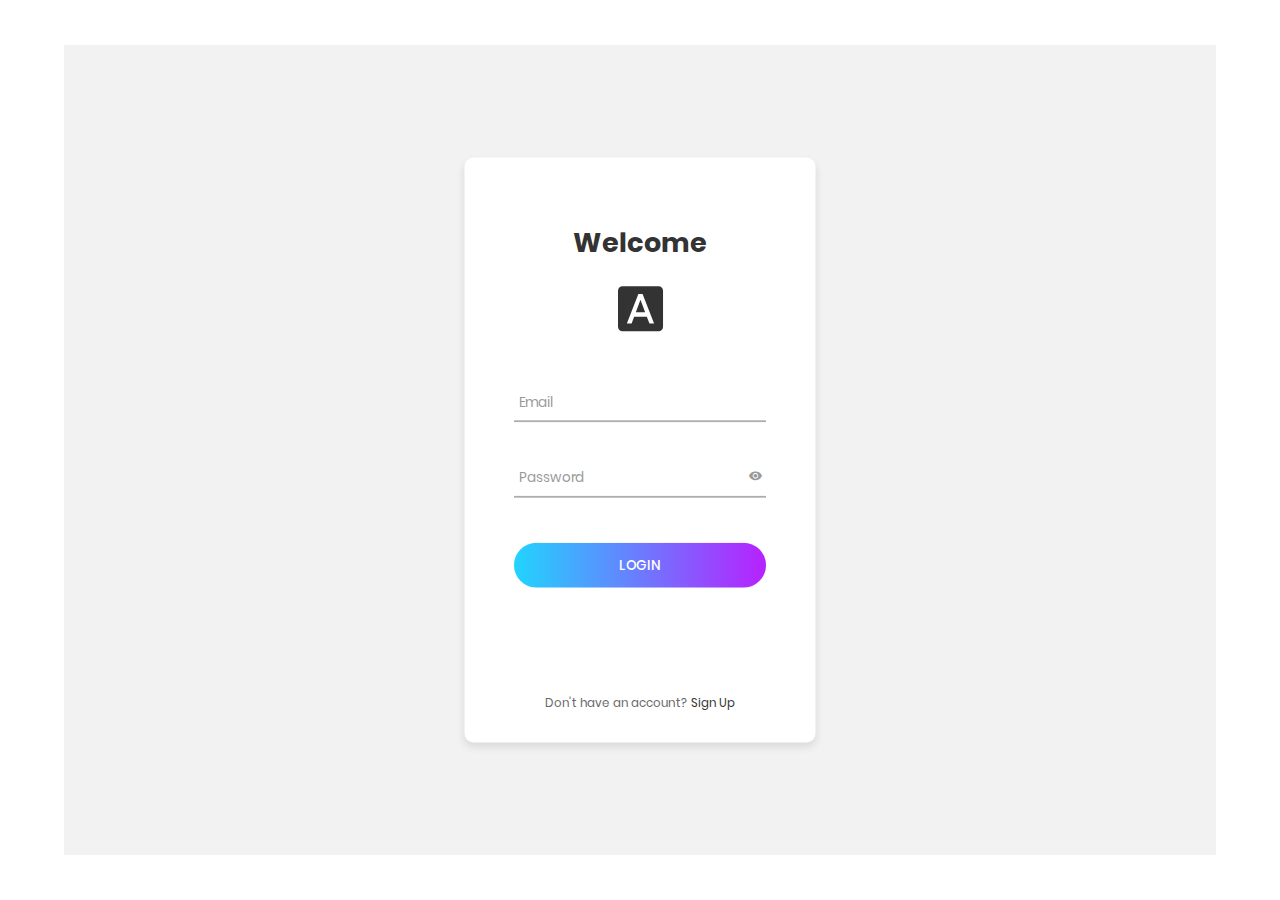
<file: index.html>
<!DOCTYPE html>
<html lang="pt-br">
<head>
	
	<!-- --- * --- Title temporary --- * --- -->
	<title>Faça login em sua conta de qualquer lugar</title>

	<!-- --- * --- Require Meta Tags --- * --- -->
	<meta charset="UTF-8">
	<meta name="viewport" content="width=device-width, initial-scale=1">

	<!-- --- * -- Links Import Files- --- * --- -->
		<!-- -- * --- Favicon --- * --- -->
		<link rel="icon" type="image/png" href="images/icons/favicon.ico"/>

	<link rel="stylesheet" type="text/css" href="vendor/bootstrap/css/bootstrap.min.css">
		<!-- --- * --- Fonts Import --- * --- -->
		<link rel="stylesheet" type="text/css" href="fonts/font-awesome-4.7.0/css/font-awesome.min.css">
		<link rel="stylesheet" type="text/css" href="fonts/iconic/css/material-design-iconic-font.min.css">
	<link rel="stylesheet" type="text/css" href="vendor/animate/animate.css">
	<link rel="stylesheet" type="text/css" href="vendor/css-hamburgers/hamburgers.min.css">
	<link rel="stylesheet" type="text/css" href="vendor/animsition/css/animsition.min.css">
	<link rel="stylesheet" type="text/css" href="vendor/select2/select2.min.css">
	<link rel="stylesheet" type="text/css" href="vendor/daterangepicker/daterangepicker.css">
		<!-- --- * --- Style Sheets --- * --- -->
		<link rel="stylesheet" type="text/css" href="css/util.css">
		<link rel="stylesheet" type="text/css" href="css/main.css">

</head>
<body>
	<!-- --- * --- Components --- * --- -->
	<div class="limiter">
		<div class="container-login100">
			<div class="wrap-login100">
				<form method="post" id="form_login" class="login100-form validate-form">
					<span class="login100-form-title p-b-26">
						Welcome
					</span>
					<span class="login100-form-title p-b-48">
						<i class="zmdi zmdi-font"></i>
					</span>

					<div class="wrap-input100 validate-input" data-validate = "Valid email is: a@b.c">
						<input class="input100" type="text" name="email">
						<span class="focus-input100" data-placeholder="Email"></span>
					</div>
					<div class="wrap-input100 validate-input" data-validate="Enter password">
						<span class="btn-show-pass">
							<i class="zmdi zmdi-eye"></i>
						</span>
						<input class="input100" type="password" name="pass">
						<span class="focus-input100" data-placeholder="Password"></span>
					</div>
					<div class="container-login100-form-btn">
						<div class="wrap-login100-form-btn">
							<div class="login100-form-bgbtn"></div>
							<button class="login100-form-btn">
								Login
							</button>
						</div>
					</div>

					<div class="text-center p-t-115">
						<span class="txt1">
							Don't have an account?
						</span>

						<a class="txt2" href="#">
							Sign Up
						</a>
					</div>
				</form>
			</div>
		</div>
	</div>
	

	<div id="dropDownSelect1"></div>
	
	<!-- --- * --- jquery Import--- * --- -->
	<script src="vendor/jquery/jquery-3.2.1.min.js"></script>
	<script src="https://code.jquery.com/jquery-3.4.1.min.js"></script>

	<script src="vendor/animsition/js/animsition.min.js"></script>

	<!-- --- * --- Import Bootstrap[Package] --- * --- -->
	<script src="vendor/bootstrap/js/popper.js"></script>
	<script src="vendor/bootstrap/js/bootstrap.min.js"></script>

	<script src="vendor/select2/select2.min.js"></script>
	<script src="vendor/daterangepicker/moment.min.js"></script>
	<script src="vendor/daterangepicker/daterangepicker.js"></script>
	<script src="vendor/countdowntime/countdowntime.js"></script>

	<!-- --- * --- Main Scripts --- * ---  -->
	<script src="controls/main.js"></script>

</body>
</html>
</file>
<file: vendor/daterangepicker/daterangepicker.css>
.daterangepicker {
  position: absolute;
  color: inherit;
  background-color: #fff;
  border-radius: 4px;
  width: 278px;
  padding: 4px;
  margin-top: 1px;
  top: 100px;
  left: 20px;
  /* Calendars */ }
  .daterangepicker:before, .daterangepicker:after {
    position: absolute;
    display: inline-block;
    border-bottom-color: rgba(0, 0, 0, 0.2);
    content: ''; }
  .daterangepicker:before {
    top: -7px;
    border-right: 7px solid transparent;
    border-left: 7px solid transparent;
    border-bottom: 7px solid #ccc; }
  .daterangepicker:after {
    top: -6px;
    border-right: 6px solid transparent;
    border-bottom: 6px solid #fff;
    border-left: 6px solid transparent; }
  .daterangepicker.opensleft:before {
    right: 9px; }
  .daterangepicker.opensleft:after {
    right: 10px; }
  .daterangepicker.openscenter:before {
    left: 0;
    right: 0;
    width: 0;
    margin-left: auto;
    margin-right: auto; }
  .daterangepicker.openscenter:after {
    left: 0;
    right: 0;
    width: 0;
    margin-left: auto;
    margin-right: auto; }
  .daterangepicker.opensright:before {
    left: 9px; }
  .daterangepicker.opensright:after {
    left: 10px; }
  .daterangepicker.dropup {
    margin-top: -5px; }
    .daterangepicker.dropup:before {
      top: initial;
      bottom: -7px;
      border-bottom: initial;
      border-top: 7px solid #ccc; }
    .daterangepicker.dropup:after {
      top: initial;
      bottom: -6px;
      border-bottom: initial;
      border-top: 6px solid #fff; }
  .daterangepicker.dropdown-menu {
    max-width: none;
    z-index: 3001; }
  .daterangepicker.single .ranges, .daterangepicker.single .calendar {
    float: none; }
  .daterangepicker.show-calendar .calendar {
    display: block; }
  .daterangepicker .calendar {
    display: none;
    max-width: 270px;
    margin: 4px; }
    .daterangepicker .calendar.single .calendar-table {
      border: none; }
    .daterangepicker .calendar th, .daterangepicker .calendar td {
      white-space: nowrap;
      text-align: center;
      min-width: 32px; }
  .daterangepicker .calendar-table {
    border: 1px solid #fff;
    padding: 4px;
    border-radius: 4px;
    background-color: #fff; }
  .daterangepicker table {
    width: 100%;
    margin: 0; }
  .daterangepicker td, .daterangepicker th {
    text-align: center;
    width: 20px;
    height: 20px;
    border-radius: 4px;
    border: 1px solid transparent;
    white-space: nowrap;
    cursor: pointer; }
    .daterangepicker td.available:hover, .daterangepicker th.available:hover {
      background-color: #eee;
      border-color: transparent;
      color: inherit; }
    .daterangepicker td.week, .daterangepicker th.week {
      font-size: 80%;
      color: #ccc; }
  .daterangepicker td.off, .daterangepicker td.off.in-range, .daterangepicker td.off.start-date, .daterangepicker td.off.end-date {
    background-color: #fff;
    border-color: transparent;
    color: #999; }
  .daterangepicker td.in-range {
    background-color: #ebf4f8;
    border-color: transparent;
    color: #000;
    border-radius: 0; }
  .daterangepicker td.start-date {
    border-radius: 4px 0 0 4px; }
  .daterangepicker td.end-date {
    border-radius: 0 4px 4px 0; }
  .daterangepicker td.start-date.end-date {
    border-radius: 4px; }
  .daterangepicker td.active, .daterangepicker td.active:hover {
    background-color: #357ebd;
    border-color: transparent;
    color: #fff; }
  .daterangepicker th.month {
    width: auto; }
  .daterangepicker td.disabled, .daterangepicker option.disabled {
    color: #999;
    cursor: not-allowed;
    text-decoration: line-through; }
  .daterangepicker select.monthselect, .daterangepicker select.yearselect {
    font-size: 12px;
    padding: 1px;
    height: auto;
    margin: 0;
    cursor: default; }
  .daterangepicker select.monthselect {
    margin-right: 2%;
    width: 56%; }
  .daterangepicker select.yearselect {
    width: 40%; }
  .daterangepicker select.hourselect, .daterangepicker select.minuteselect, .daterangepicker select.secondselect, .daterangepicker select.ampmselect {
    width: 50px;
    margin-bottom: 0; }
  .daterangepicker .input-mini {
    border: 1px solid #ccc;
    border-radius: 4px;
    color: #555;
    height: 30px;
    line-height: 30px;
    display: block;
    vertical-align: middle;
    margin: 0 0 5px 0;
    padding: 0 6px 0 28px;
    width: 100%; }
    .daterangepicker .input-mini.active {
      border: 1px solid #08c;
      border-radius: 4px; }
  .daterangepicker .daterangepicker_input {
    position: relative; }
    .daterangepicker .daterangepicker_input i {
      position: absolute;
      left: 8px;
      top: 8px; }
  .daterangepicker.rtl .input-mini {
    padding-right: 28px;
    padding-left: 6px; }
  .daterangepicker.rtl .daterangepicker_input i {
    left: auto;
    right: 8px; }
  .daterangepicker .calendar-time {
    text-align: center;
    margin: 5px auto;
    line-height: 30px;
    position: relative;
    padding-left: 28px; }
    .daterangepicker .calendar-time select.disabled {
      color: #ccc;
      cursor: not-allowed; }

.ranges {
  font-size: 11px;
  float: none;
  margin: 4px;
  text-align: left; }
  .ranges ul {
    list-style: none;
    margin: 0 auto;
    padding: 0;
    width: 100%; }
  .ranges li {
    font-size: 13px;
    background-color: #f5f5f5;
    border: 1px solid #f5f5f5;
    border-radius: 4px;
    color: #08c;
    padding: 3px 12px;
    margin-bottom: 8px;
    cursor: pointer; }
    .ranges li:hover {
      background-color: #08c;
      border: 1px solid #08c;
      color: #fff; }
    .ranges li.active {
      background-color: #08c;
      border: 1px solid #08c;
      color: #fff; }

/*  Larger Screen Styling */
@media (min-width: 564px) {
  .daterangepicker {
    width: auto; }
    .daterangepicker .ranges ul {
      width: 160px; }
    .daterangepicker.single .ranges ul {
      width: 100%; }
    .daterangepicker.single .calendar.left {
      clear: none; }
    .daterangepicker.single.ltr .ranges, .daterangepicker.single.ltr .calendar {
      float: left; }
    .daterangepicker.single.rtl .ranges, .daterangepicker.single.rtl .calendar {
      float: right; }
    .daterangepicker.ltr {
      direction: ltr;
      text-align: left; }
      .daterangepicker.ltr .calendar.left {
        clear: left;
        margin-right: 0; }
        .daterangepicker.ltr .calendar.left .calendar-table {
          border-right: none;
          border-top-right-radius: 0;
          border-bottom-right-radius: 0; }
      .daterangepicker.ltr .calendar.right {
        margin-left: 0; }
        .daterangepicker.ltr .calendar.right .calendar-table {
          border-left: none;
          border-top-left-radius: 0;
          border-bottom-left-radius: 0; }
      .daterangepicker.ltr .left .daterangepicker_input {
        padding-right: 12px; }
      .daterangepicker.ltr .calendar.left .calendar-table {
        padding-right: 12px; }
      .daterangepicker.ltr .ranges, .daterangepicker.ltr .calendar {
        float: left; }
    .daterangepicker.rtl {
      direction: rtl;
      text-align: right; }
      .daterangepicker.rtl .calendar.left {
        clear: right;
        margin-left: 0; }
        .daterangepicker.rtl .calendar.left .calendar-table {
          border-left: none;
          border-top-left-radius: 0;
          border-bottom-left-radius: 0; }
      .daterangepicker.rtl .calendar.right {
        margin-right: 0; }
        .daterangepicker.rtl .calendar.right .calendar-table {
          border-right: none;
          border-top-right-radius: 0;
          border-bottom-right-radius: 0; }
      .daterangepicker.rtl .left .daterangepicker_input {
        padding-left: 12px; }
      .daterangepicker.rtl .calendar.left .calendar-table {
        padding-left: 12px; }
      .daterangepicker.rtl .ranges, .daterangepicker.rtl .calendar {
        text-align: right;
        float: right; } }
@media (min-width: 730px) {
  .daterangepicker .ranges {
    width: auto; }
  .daterangepicker.ltr .ranges {
    float: left; }
  .daterangepicker.rtl .ranges {
    float: right; }
  .daterangepicker .calendar.left {
    clear: none !important; } }
</file>
<file: css/util.css>
/*[ FONT SIZE ]
///////////////////////////////////////////////////////////
*/
.fs-1 {font-size: 1px;}
.fs-2 {font-size: 2px;}
.fs-3 {font-size: 3px;}
.fs-4 {font-size: 4px;}
.fs-5 {font-size: 5px;}
.fs-6 {font-size: 6px;}
.fs-7 {font-size: 7px;}
.fs-8 {font-size: 8px;}
.fs-9 {font-size: 9px;}
.fs-10 {font-size: 10px;}
.fs-11 {font-size: 11px;}
.fs-12 {font-size: 12px;}
.fs-13 {font-size: 13px;}
.fs-14 {font-size: 14px;}
.fs-15 {font-size: 15px;}
.fs-16 {font-size: 16px;}
.fs-17 {font-size: 17px;}
.fs-18 {font-size: 18px;}
.fs-19 {font-size: 19px;}
.fs-20 {font-size: 20px;}
.fs-21 {font-size: 21px;}
.fs-22 {font-size: 22px;}
.fs-23 {font-size: 23px;}
.fs-24 {font-size: 24px;}
.fs-25 {font-size: 25px;}
.fs-26 {font-size: 26px;}
.fs-27 {font-size: 27px;}
.fs-28 {font-size: 28px;}
.fs-29 {font-size: 29px;}
.fs-30 {font-size: 30px;}
.fs-31 {font-size: 31px;}
.fs-32 {font-size: 32px;}
.fs-33 {font-size: 33px;}
.fs-34 {font-size: 34px;}
.fs-35 {font-size: 35px;}
.fs-36 {font-size: 36px;}
.fs-37 {font-size: 37px;}
.fs-38 {font-size: 38px;}
.fs-39 {font-size: 39px;}
.fs-40 {font-size: 40px;}
.fs-41 {font-size: 41px;}
.fs-42 {font-size: 42px;}
.fs-43 {font-size: 43px;}
.fs-44 {font-size: 44px;}
.fs-45 {font-size: 45px;}
.fs-46 {font-size: 46px;}
.fs-47 {font-size: 47px;}
.fs-48 {font-size: 48px;}
.fs-49 {font-size: 49px;}
.fs-50 {font-size: 50px;}
.fs-51 {font-size: 51px;}
.fs-52 {font-size: 52px;}
.fs-53 {font-size: 53px;}
.fs-54 {font-size: 54px;}
.fs-55 {font-size: 55px;}
.fs-56 {font-size: 56px;}
.fs-57 {font-size: 57px;}
.fs-58 {font-size: 58px;}
.fs-59 {font-size: 59px;}
.fs-60 {font-size: 60px;}
.fs-61 {font-size: 61px;}
.fs-62 {font-size: 62px;}
.fs-63 {font-size: 63px;}
.fs-64 {font-size: 64px;}
.fs-65 {font-size: 65px;}
.fs-66 {font-size: 66px;}
.fs-67 {font-size: 67px;}
.fs-68 {font-size: 68px;}
.fs-69 {font-size: 69px;}
.fs-70 {font-size: 70px;}
.fs-71 {font-size: 71px;}
.fs-72 {font-size: 72px;}
.fs-73 {font-size: 73px;}
.fs-74 {font-size: 74px;}
.fs-75 {font-size: 75px;}
.fs-76 {font-size: 76px;}
.fs-77 {font-size: 77px;}
.fs-78 {font-size: 78px;}
.fs-79 {font-size: 79px;}
.fs-80 {font-size: 80px;}
.fs-81 {font-size: 81px;}
.fs-82 {font-size: 82px;}
.fs-83 {font-size: 83px;}
.fs-84 {font-size: 84px;}
.fs-85 {font-size: 85px;}
.fs-86 {font-size: 86px;}
.fs-87 {font-size: 87px;}
.fs-88 {font-size: 88px;}
.fs-89 {font-size: 89px;}
.fs-90 {font-size: 90px;}
.fs-91 {font-size: 91px;}
.fs-92 {font-size: 92px;}
.fs-93 {font-size: 93px;}
.fs-94 {font-size: 94px;}
.fs-95 {font-size: 95px;}
.fs-96 {font-size: 96px;}
.fs-97 {font-size: 97px;}
.fs-98 {font-size: 98px;}
.fs-99 {font-size: 99px;}
.fs-100 {font-size: 100px;}
.fs-101 {font-size: 101px;}
.fs-102 {font-size: 102px;}
.fs-103 {font-size: 103px;}
.fs-104 {font-size: 104px;}
.fs-105 {font-size: 105px;}
.fs-106 {font-size: 106px;}
.fs-107 {font-size: 107px;}
.fs-108 {font-size: 108px;}
.fs-109 {font-size: 109px;}
.fs-110 {font-size: 110px;}
.fs-111 {font-size: 111px;}
.fs-112 {font-size: 112px;}
.fs-113 {font-size: 113px;}
.fs-114 {font-size: 114px;}
.fs-115 {font-size: 115px;}
.fs-116 {font-size: 116px;}
.fs-117 {font-size: 117px;}
.fs-118 {font-size: 118px;}
.fs-119 {font-size: 119px;}
.fs-120 {font-size: 120px;}
.fs-121 {font-size: 121px;}
.fs-122 {font-size: 122px;}
.fs-123 {font-size: 123px;}
.fs-124 {font-size: 124px;}
.fs-125 {font-size: 125px;}
.fs-126 {font-size: 126px;}
.fs-127 {font-size: 127px;}
.fs-128 {font-size: 128px;}
.fs-129 {font-size: 129px;}
.fs-130 {font-size: 130px;}
.fs-131 {font-size: 131px;}
.fs-132 {font-size: 132px;}
.fs-133 {font-size: 133px;}
.fs-134 {font-size: 134px;}
.fs-135 {font-size: 135px;}
.fs-136 {font-size: 136px;}
.fs-137 {font-size: 137px;}
.fs-138 {font-size: 138px;}
.fs-139 {font-size: 139px;}
.fs-140 {font-size: 140px;}
.fs-141 {font-size: 141px;}
.fs-142 {font-size: 142px;}
.fs-143 {font-size: 143px;}
.fs-144 {font-size: 144px;}
.fs-145 {font-size: 145px;}
.fs-146 {font-size: 146px;}
.fs-147 {font-size: 147px;}
.fs-148 {font-size: 148px;}
.fs-149 {font-size: 149px;}
.fs-150 {font-size: 150px;}
.fs-151 {font-size: 151px;}
.fs-152 {font-size: 152px;}
.fs-153 {font-size: 153px;}
.fs-154 {font-size: 154px;}
.fs-155 {font-size: 155px;}
.fs-156 {font-size: 156px;}
.fs-157 {font-size: 157px;}
.fs-158 {font-size: 158px;}
.fs-159 {font-size: 159px;}
.fs-160 {font-size: 160px;}
.fs-161 {font-size: 161px;}
.fs-162 {font-size: 162px;}
.fs-163 {font-size: 163px;}
.fs-164 {font-size: 164px;}
.fs-165 {font-size: 165px;}
.fs-166 {font-size: 166px;}
.fs-167 {font-size: 167px;}
.fs-168 {font-size: 168px;}
.fs-169 {font-size: 169px;}
.fs-170 {font-size: 170px;}
.fs-171 {font-size: 171px;}
.fs-172 {font-size: 172px;}
.fs-173 {font-size: 173px;}
.fs-174 {font-size: 174px;}
.fs-175 {font-size: 175px;}
.fs-176 {font-size: 176px;}
.fs-177 {font-size: 177px;}
.fs-178 {font-size: 178px;}
.fs-179 {font-size: 179px;}
.fs-180 {font-size: 180px;}
.fs-181 {font-size: 181px;}
.fs-182 {font-size: 182px;}
.fs-183 {font-size: 183px;}
.fs-184 {font-size: 184px;}
.fs-185 {font-size: 185px;}
.fs-186 {font-size: 186px;}
.fs-187 {font-size: 187px;}
.fs-188 {font-size: 188px;}
.fs-189 {font-size: 189px;}
.fs-190 {font-size: 190px;}
.fs-191 {font-size: 191px;}
.fs-192 {font-size: 192px;}
.fs-193 {font-size: 193px;}
.fs-194 {font-size: 194px;}
.fs-195 {font-size: 195px;}
.fs-196 {font-size: 196px;}
.fs-197 {font-size: 197px;}
.fs-198 {font-size: 198px;}
.fs-199 {font-size: 199px;}
.fs-200 {font-size: 200px;}

/*[ PADDING ]
///////////////////////////////////////////////////////////
*/
.p-t-0 {padding-top: 0px;}
.p-t-1 {padding-top: 1px;}
.p-t-2 {padding-top: 2px;}
.p-t-3 {padding-top: 3px;}
.p-t-4 {padding-top: 4px;}
.p-t-5 {padding-top: 5px;}
.p-t-6 {padding-top: 6px;}
.p-t-7 {padding-top: 7px;}
.p-t-8 {padding-top: 8px;}
.p-t-9 {padding-top: 9px;}
.p-t-10 {padding-top: 10px;}
.p-t-11 {padding-top: 11px;}
.p-t-12 {padding-top: 12px;}
.p-t-13 {padding-top: 13px;}
.p-t-14 {padding-top: 14px;}
.p-t-15 {padding-top: 15px;}
.p-t-16 {padding-top: 16px;}
.p-t-17 {padding-top: 17px;}
.p-t-18 {padding-top: 18px;}
.p-t-19 {padding-top: 19px;}
.p-t-20 {padding-top: 20px;}
.p-t-21 {padding-top: 21px;}
.p-t-22 {padding-top: 22px;}
.p-t-23 {padding-top: 23px;}
.p-t-24 {padding-top: 24px;}
.p-t-25 {padding-top: 25px;}
.p-t-26 {padding-top: 26px;}
.p-t-27 {padding-top: 27px;}
.p-t-28 {padding-top: 28px;}
.p-t-29 {padding-top: 29px;}
.p-t-30 {padding-top: 30px;}
.p-t-31 {padding-top: 31px;}
.p-t-32 {padding-top: 32px;}
.p-t-33 {padding-top: 33px;}
.p-t-34 {padding-top: 34px;}
.p-t-35 {padding-top: 35px;}
.p-t-36 {padding-top: 36px;}
.p-t-37 {padding-top: 37px;}
.p-t-38 {padding-top: 38px;}
.p-t-39 {padding-top: 39px;}
.p-t-40 {padding-top: 40px;}
.p-t-41 {padding-top: 41px;}
.p-t-42 {padding-top: 42px;}
.p-t-43 {padding-top: 43px;}
.p-t-44 {padding-top: 44px;}
.p-t-45 {padding-top: 45px;}
.p-t-46 {padding-top: 46px;}
.p-t-47 {padding-top: 47px;}
.p-t-48 {padding-top: 48px;}
.p-t-49 {padding-top: 49px;}
.p-t-50 {padding-top: 50px;}
.p-t-51 {padding-top: 51px;}
.p-t-52 {padding-top: 52px;}
.p-t-53 {padding-top: 53px;}
.p-t-54 {padding-top: 54px;}
.p-t-55 {padding-top: 55px;}
.p-t-56 {padding-top: 56px;}
.p-t-57 {padding-top: 57px;}
.p-t-58 {padding-top: 58px;}
.p-t-59 {padding-top: 59px;}
.p-t-60 {padding-top: 60px;}
.p-t-61 {padding-top: 61px;}
.p-t-62 {padding-top: 62px;}
.p-t-63 {padding-top: 63px;}
.p-t-64 {padding-top: 64px;}
.p-t-65 {padding-top: 65px;}
.p-t-66 {padding-top: 66px;}
.p-t-67 {padding-top: 67px;}
.p-t-68 {padding-top: 68px;}
.p-t-69 {padding-top: 69px;}
.p-t-70 {padding-top: 70px;}
.p-t-71 {padding-top: 71px;}
.p-t-72 {padding-top: 72px;}
.p-t-73 {padding-top: 73px;}
.p-t-74 {padding-top: 74px;}
.p-t-75 {padding-top: 75px;}
.p-t-76 {padding-top: 76px;}
.p-t-77 {padding-top: 77px;}
.p-t-78 {padding-top: 78px;}
.p-t-79 {padding-top: 79px;}
.p-t-80 {padding-top: 80px;}
.p-t-81 {padding-top: 81px;}
.p-t-82 {padding-top: 82px;}
.p-t-83 {padding-top: 83px;}
.p-t-84 {padding-top: 84px;}
.p-t-85 {padding-top: 85px;}
.p-t-86 {padding-top: 86px;}
.p-t-87 {padding-top: 87px;}
.p-t-88 {padding-top: 88px;}
.p-t-89 {padding-top: 89px;}
.p-t-90 {padding-top: 90px;}
.p-t-91 {padding-top: 91px;}
.p-t-92 {padding-top: 92px;}
.p-t-93 {padding-top: 93px;}
.p-t-94 {padding-top: 94px;}
.p-t-95 {padding-top: 95px;}
.p-t-96 {padding-top: 96px;}
.p-t-97 {padding-top: 97px;}
.p-t-98 {padding-top: 98px;}
.p-t-99 {padding-top: 99px;}
.p-t-100 {padding-top: 100px;}
.p-t-101 {padding-top: 101px;}
.p-t-102 {padding-top: 102px;}
.p-t-103 {padding-top: 103px;}
.p-t-104 {padding-top: 104px;}
.p-t-105 {padding-top: 105px;}
.p-t-106 {padding-top: 106px;}
.p-t-107 {padding-top: 107px;}
.p-t-108 {padding-top: 108px;}
.p-t-109 {padding-top: 109px;}
.p-t-110 {padding-top: 110px;}
.p-t-111 {padding-top: 111px;}
.p-t-112 {padding-top: 112px;}
.p-t-113 {padding-top: 113px;}
.p-t-114 {padding-top: 114px;}
.p-t-115 {padding-top: 115px;}
.p-t-116 {padding-top: 116px;}
.p-t-117 {padding-top: 117px;}
.p-t-118 {padding-top: 118px;}
.p-t-119 {padding-top: 119px;}
.p-t-120 {padding-top: 120px;}
.p-t-121 {padding-top: 121px;}
.p-t-122 {padding-top: 122px;}
.p-t-123 {padding-top: 123px;}
.p-t-124 {padding-top: 124px;}
.p-t-125 {padding-top: 125px;}
.p-t-126 {padding-top: 126px;}
.p-t-127 {padding-top: 127px;}
.p-t-128 {padding-top: 128px;}
.p-t-129 {padding-top: 129px;}
.p-t-130 {padding-top: 130px;}
.p-t-131 {padding-top: 131px;}
.p-t-132 {padding-top: 132px;}
.p-t-133 {padding-top: 133px;}
.p-t-134 {padding-top: 134px;}
.p-t-135 {padding-top: 135px;}
.p-t-136 {padding-top: 136px;}
.p-t-137 {padding-top: 137px;}
.p-t-138 {padding-top: 138px;}
.p-t-139 {padding-top: 139px;}
.p-t-140 {padding-top: 140px;}
.p-t-141 {padding-top: 141px;}
.p-t-142 {padding-top: 142px;}
.p-t-143 {padding-top: 143px;}
.p-t-144 {padding-top: 144px;}
.p-t-145 {padding-top: 145px;}
.p-t-146 {padding-top: 146px;}
.p-t-147 {padding-top: 147px;}
.p-t-148 {padding-top: 148px;}
.p-t-149 {padding-top: 149px;}
.p-t-150 {padding-top: 150px;}
.p-t-151 {padding-top: 151px;}
.p-t-152 {padding-top: 152px;}
.p-t-153 {padding-top: 153px;}
.p-t-154 {padding-top: 154px;}
.p-t-155 {padding-top: 155px;}
.p-t-156 {padding-top: 156px;}
.p-t-157 {padding-top: 157px;}
.p-t-158 {padding-top: 158px;}
.p-t-159 {padding-top: 159px;}
.p-t-160 {padding-top: 160px;}
.p-t-161 {padding-top: 161px;}
.p-t-162 {padding-top: 162px;}
.p-t-163 {padding-top: 163px;}
.p-t-164 {padding-top: 164px;}
.p-t-165 {padding-top: 165px;}
.p-t-166 {padding-top: 166px;}
.p-t-167 {padding-top: 167px;}
.p-t-168 {padding-top: 168px;}
.p-t-169 {padding-top: 169px;}
.p-t-170 {padding-top: 170px;}
.p-t-171 {padding-top: 171px;}
.p-t-172 {padding-top: 172px;}
.p-t-173 {padding-top: 173px;}
.p-t-174 {padding-top: 174px;}
.p-t-175 {padding-top: 175px;}
.p-t-176 {padding-top: 176px;}
.p-t-177 {padding-top: 177px;}
.p-t-178 {padding-top: 178px;}
.p-t-179 {padding-top: 179px;}
.p-t-180 {padding-top: 180px;}
.p-t-181 {padding-top: 181px;}
.p-t-182 {padding-top: 182px;}
.p-t-183 {padding-top: 183px;}
.p-t-184 {padding-top: 184px;}
.p-t-185 {padding-top: 185px;}
.p-t-186 {padding-top: 186px;}
.p-t-187 {padding-top: 187px;}
.p-t-188 {padding-top: 188px;}
.p-t-189 {padding-top: 189px;}
.p-t-190 {padding-top: 190px;}
.p-t-191 {padding-top: 191px;}
.p-t-192 {padding-top: 192px;}
.p-t-193 {padding-top: 193px;}
.p-t-194 {padding-top: 194px;}
.p-t-195 {padding-top: 195px;}
.p-t-196 {padding-top: 196px;}
.p-t-197 {padding-top: 197px;}
.p-t-198 {padding-top: 198px;}
.p-t-199 {padding-top: 199px;}
.p-t-200 {padding-top: 200px;}
.p-t-201 {padding-top: 201px;}
.p-t-202 {padding-top: 202px;}
.p-t-203 {padding-top: 203px;}
.p-t-204 {padding-top: 204px;}
.p-t-205 {padding-top: 205px;}
.p-t-206 {padding-top: 206px;}
.p-t-207 {padding-top: 207px;}
.p-t-208 {padding-top: 208px;}
.p-t-209 {padding-top: 209px;}
.p-t-210 {padding-top: 210px;}
.p-t-211 {padding-top: 211px;}
.p-t-212 {padding-top: 212px;}
.p-t-213 {padding-top: 213px;}
.p-t-214 {padding-top: 214px;}
.p-t-215 {padding-top: 215px;}
.p-t-216 {padding-top: 216px;}
.p-t-217 {padding-top: 217px;}
.p-t-218 {padding-top: 218px;}
.p-t-219 {padding-top: 219px;}
.p-t-220 {padding-top: 220px;}
.p-t-221 {padding-top: 221px;}
.p-t-222 {padding-top: 222px;}
.p-t-223 {padding-top: 223px;}
.p-t-224 {padding-top: 224px;}
.p-t-225 {padding-top: 225px;}
.p-t-226 {padding-top: 226px;}
.p-t-227 {padding-top: 227px;}
.p-t-228 {padding-top: 228px;}
.p-t-229 {padding-top: 229px;}
.p-t-230 {padding-top: 230px;}
.p-t-231 {padding-top: 231px;}
.p-t-232 {padding-top: 232px;}
.p-t-233 {padding-top: 233px;}
.p-t-234 {padding-top: 234px;}
.p-t-235 {padding-top: 235px;}
.p-t-236 {padding-top: 236px;}
.p-t-237 {padding-top: 237px;}
.p-t-238 {padding-top: 238px;}
.p-t-239 {padding-top: 239px;}
.p-t-240 {padding-top: 240px;}
.p-t-241 {padding-top: 241px;}
.p-t-242 {padding-top: 242px;}
.p-t-243 {padding-top: 243px;}
.p-t-244 {padding-top: 244px;}
.p-t-245 {padding-top: 245px;}
.p-t-246 {padding-top: 246px;}
.p-t-247 {padding-top: 247px;}
.p-t-248 {padding-top: 248px;}
.p-t-249 {padding-top: 249px;}
.p-t-250 {padding-top: 250px;}
.p-b-0 {padding-bottom: 0px;}
.p-b-1 {padding-bottom: 1px;}
.p-b-2 {padding-bottom: 2px;}
.p-b-3 {padding-bottom: 3px;}
.p-b-4 {padding-bottom: 4px;}
.p-b-5 {padding-bottom: 5px;}
.p-b-6 {padding-bottom: 6px;}
.p-b-7 {padding-bottom: 7px;}
.p-b-8 {padding-bottom: 8px;}
.p-b-9 {padding-bottom: 9px;}
.p-b-10 {padding-bottom: 10px;}
.p-b-11 {padding-bottom: 11px;}
.p-b-12 {padding-bottom: 12px;}
.p-b-13 {padding-bottom: 13px;}
.p-b-14 {padding-bottom: 14px;}
.p-b-15 {padding-bottom: 15px;}
.p-b-16 {padding-bottom: 16px;}
.p-b-17 {padding-bottom: 17px;}
.p-b-18 {padding-bottom: 18px;}
.p-b-19 {padding-bottom: 19px;}
.p-b-20 {padding-bottom: 20px;}
.p-b-21 {padding-bottom: 21px;}
.p-b-22 {padding-bottom: 22px;}
.p-b-23 {padding-bottom: 23px;}
.p-b-24 {padding-bottom: 24px;}
.p-b-25 {padding-bottom: 25px;}
.p-b-26 {padding-bottom: 26px;}
.p-b-27 {padding-bottom: 27px;}
.p-b-28 {padding-bottom: 28px;}
.p-b-29 {padding-bottom: 29px;}
.p-b-30 {padding-bottom: 30px;}
.p-b-31 {padding-bottom: 31px;}
.p-b-32 {padding-bottom: 32px;}
.p-b-33 {padding-bottom: 33px;}
.p-b-34 {padding-bottom: 34px;}
.p-b-35 {padding-bottom: 35px;}
.p-b-36 {padding-bottom: 36px;}
.p-b-37 {padding-bottom: 37px;}
.p-b-38 {padding-bottom: 38px;}
.p-b-39 {padding-bottom: 39px;}
.p-b-40 {padding-bottom: 40px;}
.p-b-41 {padding-bottom: 41px;}
.p-b-42 {padding-bottom: 42px;}
.p-b-43 {padding-bottom: 43px;}
.p-b-44 {padding-bottom: 44px;}
.p-b-45 {padding-bottom: 45px;}
.p-b-46 {padding-bottom: 46px;}
.p-b-47 {padding-bottom: 47px;}
.p-b-48 {padding-bottom: 48px;}
.p-b-49 {padding-bottom: 49px;}
.p-b-50 {padding-bottom: 50px;}
.p-b-51 {padding-bottom: 51px;}
.p-b-52 {padding-bottom: 52px;}
.p-b-53 {padding-bottom: 53px;}
.p-b-54 {padding-bottom: 54px;}
.p-b-55 {padding-bottom: 55px;}
.p-b-56 {padding-bottom: 56px;}
.p-b-57 {padding-bottom: 57px;}
.p-b-58 {padding-bottom: 58px;}
.p-b-59 {padding-bottom: 59px;}
.p-b-60 {padding-bottom: 60px;}
.p-b-61 {padding-bottom: 61px;}
.p-b-62 {padding-bottom: 62px;}
.p-b-63 {padding-bottom: 63px;}
.p-b-64 {padding-bottom: 64px;}
.p-b-65 {padding-bottom: 65px;}
.p-b-66 {padding-bottom: 66px;}
.p-b-67 {padding-bottom: 67px;}
.p-b-68 {padding-bottom: 68px;}
.p-b-69 {padding-bottom: 69px;}
.p-b-70 {padding-bottom: 70px;}
.p-b-71 {padding-bottom: 71px;}
.p-b-72 {padding-bottom: 72px;}
.p-b-73 {padding-bottom: 73px;}
.p-b-74 {padding-bottom: 74px;}
.p-b-75 {padding-bottom: 75px;}
.p-b-76 {padding-bottom: 76px;}
.p-b-77 {padding-bottom: 77px;}
.p-b-78 {padding-bottom: 78px;}
.p-b-79 {padding-bottom: 79px;}
.p-b-80 {padding-bottom: 80px;}
.p-b-81 {padding-bottom: 81px;}
.p-b-82 {padding-bottom: 82px;}
.p-b-83 {padding-bottom: 83px;}
.p-b-84 {padding-bottom: 84px;}
.p-b-85 {padding-bottom: 85px;}
.p-b-86 {padding-bottom: 86px;}
.p-b-87 {padding-bottom: 87px;}
.p-b-88 {padding-bottom: 88px;}
.p-b-89 {padding-bottom: 89px;}
.p-b-90 {padding-bottom: 90px;}
.p-b-91 {padding-bottom: 91px;}
.p-b-92 {padding-bottom: 92px;}
.p-b-93 {padding-bottom: 93px;}
.p-b-94 {padding-bottom: 94px;}
.p-b-95 {padding-bottom: 95px;}
.p-b-96 {padding-bottom: 96px;}
.p-b-97 {padding-bottom: 97px;}
.p-b-98 {padding-bottom: 98px;}
.p-b-99 {padding-bottom: 99px;}
.p-b-100 {padding-bottom: 100px;}
.p-b-101 {padding-bottom: 101px;}
.p-b-102 {padding-bottom: 102px;}
.p-b-103 {padding-bottom: 103px;}
.p-b-104 {padding-bottom: 104px;}
.p-b-105 {padding-bottom: 105px;}
.p-b-106 {padding-bottom: 106px;}
.p-b-107 {padding-bottom: 107px;}
.p-b-108 {padding-bottom: 108px;}
.p-b-109 {padding-bottom: 109px;}
.p-b-110 {padding-bottom: 110px;}
.p-b-111 {padding-bottom: 111px;}
.p-b-112 {padding-bottom: 112px;}
.p-b-113 {padding-bottom: 113px;}
.p-b-114 {padding-bottom: 114px;}
.p-b-115 {padding-bottom: 115px;}
.p-b-116 {padding-bottom: 116px;}
.p-b-117 {padding-bottom: 117px;}
.p-b-118 {padding-bottom: 118px;}
.p-b-119 {padding-bottom: 119px;}
.p-b-120 {padding-bottom: 120px;}
.p-b-121 {padding-bottom: 121px;}
.p-b-122 {padding-bottom: 122px;}
.p-b-123 {padding-bottom: 123px;}
.p-b-124 {padding-bottom: 124px;}
.p-b-125 {padding-bottom: 125px;}
.p-b-126 {padding-bottom: 126px;}
.p-b-127 {padding-bottom: 127px;}
.p-b-128 {padding-bottom: 128px;}
.p-b-129 {padding-bottom: 129px;}
.p-b-130 {padding-bottom: 130px;}
.p-b-131 {padding-bottom: 131px;}
.p-b-132 {padding-bottom: 132px;}
.p-b-133 {padding-bottom: 133px;}
.p-b-134 {padding-bottom: 134px;}
.p-b-135 {padding-bottom: 135px;}
.p-b-136 {padding-bottom: 136px;}
.p-b-137 {padding-bottom: 137px;}
.p-b-138 {padding-bottom: 138px;}
.p-b-139 {padding-bottom: 139px;}
.p-b-140 {padding-bottom: 140px;}
.p-b-141 {padding-bottom: 141px;}
.p-b-142 {padding-bottom: 142px;}
.p-b-143 {padding-bottom: 143px;}
.p-b-144 {padding-bottom: 144px;}
.p-b-145 {padding-bottom: 145px;}
.p-b-146 {padding-bottom: 146px;}
.p-b-147 {padding-bottom: 147px;}
.p-b-148 {padding-bottom: 148px;}
.p-b-149 {padding-bottom: 149px;}
.p-b-150 {padding-bottom: 150px;}
.p-b-151 {padding-bottom: 151px;}
.p-b-152 {padding-bottom: 152px;}
.p-b-153 {padding-bottom: 153px;}
.p-b-154 {padding-bottom: 154px;}
.p-b-155 {padding-bottom: 155px;}
.p-b-156 {padding-bottom: 156px;}
.p-b-157 {padding-bottom: 157px;}
.p-b-158 {padding-bottom: 158px;}
.p-b-159 {padding-bottom: 159px;}
.p-b-160 {padding-bottom: 160px;}
.p-b-161 {padding-bottom: 161px;}
.p-b-162 {padding-bottom: 162px;}
.p-b-163 {padding-bottom: 163px;}
.p-b-164 {padding-bottom: 164px;}
.p-b-165 {padding-bottom: 165px;}
.p-b-166 {padding-bottom: 166px;}
.p-b-167 {padding-bottom: 167px;}
.p-b-168 {padding-bottom: 168px;}
.p-b-169 {padding-bottom: 169px;}
.p-b-170 {padding-bottom: 170px;}
.p-b-171 {padding-bottom: 171px;}
.p-b-172 {padding-bottom: 172px;}
.p-b-173 {padding-bottom: 173px;}
.p-b-174 {padding-bottom: 174px;}
.p-b-175 {padding-bottom: 175px;}
.p-b-176 {padding-bottom: 176px;}
.p-b-177 {padding-bottom: 177px;}
.p-b-178 {padding-bottom: 178px;}
.p-b-179 {padding-bottom: 179px;}
.p-b-180 {padding-bottom: 180px;}
.p-b-181 {padding-bottom: 181px;}
.p-b-182 {padding-bottom: 182px;}
.p-b-183 {padding-bottom: 183px;}
.p-b-184 {padding-bottom: 184px;}
.p-b-185 {padding-bottom: 185px;}
.p-b-186 {padding-bottom: 186px;}
.p-b-187 {padding-bottom: 187px;}
.p-b-188 {padding-bottom: 188px;}
.p-b-189 {padding-bottom: 189px;}
.p-b-190 {padding-bottom: 190px;}
.p-b-191 {padding-bottom: 191px;}
.p-b-192 {padding-bottom: 192px;}
.p-b-193 {padding-bottom: 193px;}
.p-b-194 {padding-bottom: 194px;}
.p-b-195 {padding-bottom: 195px;}
.p-b-196 {padding-bottom: 196px;}
.p-b-197 {padding-bottom: 197px;}
.p-b-198 {padding-bottom: 198px;}
.p-b-199 {padding-bottom: 199px;}
.p-b-200 {padding-bottom: 200px;}
.p-b-201 {padding-bottom: 201px;}
.p-b-202 {padding-bottom: 202px;}
.p-b-203 {padding-bottom: 203px;}
.p-b-204 {padding-bottom: 204px;}
.p-b-205 {padding-bottom: 205px;}
.p-b-206 {padding-bottom: 206px;}
.p-b-207 {padding-bottom: 207px;}
.p-b-208 {padding-bottom: 208px;}
.p-b-209 {padding-bottom: 209px;}
.p-b-210 {padding-bottom: 210px;}
.p-b-211 {padding-bottom: 211px;}
.p-b-212 {padding-bottom: 212px;}
.p-b-213 {padding-bottom: 213px;}
.p-b-214 {padding-bottom: 214px;}
.p-b-215 {padding-bottom: 215px;}
.p-b-216 {padding-bottom: 216px;}
.p-b-217 {padding-bottom: 217px;}
.p-b-218 {padding-bottom: 218px;}
.p-b-219 {padding-bottom: 219px;}
.p-b-220 {padding-bottom: 220px;}
.p-b-221 {padding-bottom: 221px;}
.p-b-222 {padding-bottom: 222px;}
.p-b-223 {padding-bottom: 223px;}
.p-b-224 {padding-bottom: 224px;}
.p-b-225 {padding-bottom: 225px;}
.p-b-226 {padding-bottom: 226px;}
.p-b-227 {padding-bottom: 227px;}
.p-b-228 {padding-bottom: 228px;}
.p-b-229 {padding-bottom: 229px;}
.p-b-230 {padding-bottom: 230px;}
.p-b-231 {padding-bottom: 231px;}
.p-b-232 {padding-bottom: 232px;}
.p-b-233 {padding-bottom: 233px;}
.p-b-234 {padding-bottom: 234px;}
.p-b-235 {padding-bottom: 235px;}
.p-b-236 {padding-bottom: 236px;}
.p-b-237 {padding-bottom: 237px;}
.p-b-238 {padding-bottom: 238px;}
.p-b-239 {padding-bottom: 239px;}
.p-b-240 {padding-bottom: 240px;}
.p-b-241 {padding-bottom: 241px;}
.p-b-242 {padding-bottom: 242px;}
.p-b-243 {padding-bottom: 243px;}
.p-b-244 {padding-bottom: 244px;}
.p-b-245 {padding-bottom: 245px;}
.p-b-246 {padding-bottom: 246px;}
.p-b-247 {padding-bottom: 247px;}
.p-b-248 {padding-bottom: 248px;}
.p-b-249 {padding-bottom: 249px;}
.p-b-250 {padding-bottom: 250px;}
.p-l-0 {padding-left: 0px;}
.p-l-1 {padding-left: 1px;}
.p-l-2 {padding-left: 2px;}
.p-l-3 {padding-left: 3px;}
.p-l-4 {padding-left: 4px;}
.p-l-5 {padding-left: 5px;}
.p-l-6 {padding-left: 6px;}
.p-l-7 {padding-left: 7px;}
.p-l-8 {padding-left: 8px;}
.p-l-9 {padding-left: 9px;}
.p-l-10 {padding-left: 10px;}
.p-l-11 {padding-left: 11px;}
.p-l-12 {padding-left: 12px;}
.p-l-13 {padding-left: 13px;}
.p-l-14 {padding-left: 14px;}
.p-l-15 {padding-left: 15px;}
.p-l-16 {padding-left: 16px;}
.p-l-17 {padding-left: 17px;}
.p-l-18 {padding-left: 18px;}
.p-l-19 {padding-left: 19px;}
.p-l-20 {padding-left: 20px;}
.p-l-21 {padding-left: 21px;}
.p-l-22 {padding-left: 22px;}
.p-l-23 {padding-left: 23px;}
.p-l-24 {padding-left: 24px;}
.p-l-25 {padding-left: 25px;}
.p-l-26 {padding-left: 26px;}
.p-l-27 {padding-left: 27px;}
.p-l-28 {padding-left: 28px;}
.p-l-29 {padding-left: 29px;}
.p-l-30 {padding-left: 30px;}
.p-l-31 {padding-left: 31px;}
.p-l-32 {padding-left: 32px;}
.p-l-33 {padding-left: 33px;}
.p-l-34 {padding-left: 34px;}
.p-l-35 {padding-left: 35px;}
.p-l-36 {padding-left: 36px;}
.p-l-37 {padding-left: 37px;}
.p-l-38 {padding-left: 38px;}
.p-l-39 {padding-left: 39px;}
.p-l-40 {padding-left: 40px;}
.p-l-41 {padding-left: 41px;}
.p-l-42 {padding-left: 42px;}
.p-l-43 {padding-left: 43px;}
.p-l-44 {padding-left: 44px;}
.p-l-45 {padding-left: 45px;}
.p-l-46 {padding-left: 46px;}
.p-l-47 {padding-left: 47px;}
.p-l-48 {padding-left: 48px;}
.p-l-49 {padding-left: 49px;}
.p-l-50 {padding-left: 50px;}
.p-l-51 {padding-left: 51px;}
.p-l-52 {padding-left: 52px;}
.p-l-53 {padding-left: 53px;}
.p-l-54 {padding-left: 54px;}
.p-l-55 {padding-left: 55px;}
.p-l-56 {padding-left: 56px;}
.p-l-57 {padding-left: 57px;}
.p-l-58 {padding-left: 58px;}
.p-l-59 {padding-left: 59px;}
.p-l-60 {padding-left: 60px;}
.p-l-61 {padding-left: 61px;}
.p-l-62 {padding-left: 62px;}
.p-l-63 {padding-left: 63px;}
.p-l-64 {padding-left: 64px;}
.p-l-65 {padding-left: 65px;}
.p-l-66 {padding-left: 66px;}
.p-l-67 {padding-left: 67px;}
.p-l-68 {padding-left: 68px;}
.p-l-69 {padding-left: 69px;}
.p-l-70 {padding-left: 70px;}
.p-l-71 {padding-left: 71px;}
.p-l-72 {padding-left: 72px;}
.p-l-73 {padding-left: 73px;}
.p-l-74 {padding-left: 74px;}
.p-l-75 {padding-left: 75px;}
.p-l-76 {padding-left: 76px;}
.p-l-77 {padding-left: 77px;}
.p-l-78 {padding-left: 78px;}
.p-l-79 {padding-left: 79px;}
.p-l-80 {padding-left: 80px;}
.p-l-81 {padding-left: 81px;}
.p-l-82 {padding-left: 82px;}
.p-l-83 {padding-left: 83px;}
.p-l-84 {padding-left: 84px;}
.p-l-85 {padding-left: 85px;}
.p-l-86 {padding-left: 86px;}
.p-l-87 {padding-left: 87px;}
.p-l-88 {padding-left: 88px;}
.p-l-89 {padding-left: 89px;}
.p-l-90 {padding-left: 90px;}
.p-l-91 {padding-left: 91px;}
.p-l-92 {padding-left: 92px;}
.p-l-93 {padding-left: 93px;}
.p-l-94 {padding-left: 94px;}
.p-l-95 {padding-left: 95px;}
.p-l-96 {padding-left: 96px;}
.p-l-97 {padding-left: 97px;}
.p-l-98 {padding-left: 98px;}
.p-l-99 {padding-left: 99px;}
.p-l-100 {padding-left: 100px;}
.p-l-101 {padding-left: 101px;}
.p-l-102 {padding-left: 102px;}
.p-l-103 {padding-left: 103px;}
.p-l-104 {padding-left: 104px;}
.p-l-105 {padding-left: 105px;}
.p-l-106 {padding-left: 106px;}
.p-l-107 {padding-left: 107px;}
.p-l-108 {padding-left: 108px;}
.p-l-109 {padding-left: 109px;}
.p-l-110 {padding-left: 110px;}
.p-l-111 {padding-left: 111px;}
.p-l-112 {padding-left: 112px;}
.p-l-113 {padding-left: 113px;}
.p-l-114 {padding-left: 114px;}
.p-l-115 {padding-left: 115px;}
.p-l-116 {padding-left: 116px;}
.p-l-117 {padding-left: 117px;}
.p-l-118 {padding-left: 118px;}
.p-l-119 {padding-left: 119px;}
.p-l-120 {padding-left: 120px;}
.p-l-121 {padding-left: 121px;}
.p-l-122 {padding-left: 122px;}
.p-l-123 {padding-left: 123px;}
.p-l-124 {padding-left: 124px;}
.p-l-125 {padding-left: 125px;}
.p-l-126 {padding-left: 126px;}
.p-l-127 {padding-left: 127px;}
.p-l-128 {padding-left: 128px;}
.p-l-129 {padding-left: 129px;}
.p-l-130 {padding-left: 130px;}
.p-l-131 {padding-left: 131px;}
.p-l-132 {padding-left: 132px;}
.p-l-133 {padding-left: 133px;}
.p-l-134 {padding-left: 134px;}
.p-l-135 {padding-left: 135px;}
.p-l-136 {padding-left: 136px;}
.p-l-137 {padding-left: 137px;}
.p-l-138 {padding-left: 138px;}
.p-l-139 {padding-left: 139px;}
.p-l-140 {padding-left: 140px;}
.p-l-141 {padding-left: 141px;}
.p-l-142 {padding-left: 142px;}
.p-l-143 {padding-left: 143px;}
.p-l-144 {padding-left: 144px;}
.p-l-145 {padding-left: 145px;}
.p-l-146 {padding-left: 146px;}
.p-l-147 {padding-left: 147px;}
.p-l-148 {padding-left: 148px;}
.p-l-149 {padding-left: 149px;}
.p-l-150 {padding-left: 150px;}
.p-l-151 {padding-left: 151px;}
.p-l-152 {padding-left: 152px;}
.p-l-153 {padding-left: 153px;}
.p-l-154 {padding-left: 154px;}
.p-l-155 {padding-left: 155px;}
.p-l-156 {padding-left: 156px;}
.p-l-157 {padding-left: 157px;}
.p-l-158 {padding-left: 158px;}
.p-l-159 {padding-left: 159px;}
.p-l-160 {padding-left: 160px;}
.p-l-161 {padding-left: 161px;}
.p-l-162 {padding-left: 162px;}
.p-l-163 {padding-left: 163px;}
.p-l-164 {padding-left: 164px;}
.p-l-165 {padding-left: 165px;}
.p-l-166 {padding-left: 166px;}
.p-l-167 {padding-left: 167px;}
.p-l-168 {padding-left: 168px;}
.p-l-169 {padding-left: 169px;}
.p-l-170 {padding-left: 170px;}
.p-l-171 {padding-left: 171px;}
.p-l-172 {padding-left: 172px;}
.p-l-173 {padding-left: 173px;}
.p-l-174 {padding-left: 174px;}
.p-l-175 {padding-left: 175px;}
.p-l-176 {padding-left: 176px;}
.p-l-177 {padding-left: 177px;}
.p-l-178 {padding-left: 178px;}
.p-l-179 {padding-left: 179px;}
.p-l-180 {padding-left: 180px;}
.p-l-181 {padding-left: 181px;}
.p-l-182 {padding-left: 182px;}
.p-l-183 {padding-left: 183px;}
.p-l-184 {padding-left: 184px;}
.p-l-185 {padding-left: 185px;}
.p-l-186 {padding-left: 186px;}
.p-l-187 {padding-left: 187px;}
.p-l-188 {padding-left: 188px;}
.p-l-189 {padding-left: 189px;}
.p-l-190 {padding-left: 190px;}
.p-l-191 {padding-left: 191px;}
.p-l-192 {padding-left: 192px;}
.p-l-193 {padding-left: 193px;}
.p-l-194 {padding-left: 194px;}
.p-l-195 {padding-left: 195px;}
.p-l-196 {padding-left: 196px;}
.p-l-197 {padding-left: 197px;}
.p-l-198 {padding-left: 198px;}
.p-l-199 {padding-left: 199px;}
.p-l-200 {padding-left: 200px;}
.p-l-201 {padding-left: 201px;}
.p-l-202 {padding-left: 202px;}
.p-l-203 {padding-left: 203px;}
.p-l-204 {padding-left: 204px;}
.p-l-205 {padding-left: 205px;}
.p-l-206 {padding-left: 206px;}
.p-l-207 {padding-left: 207px;}
.p-l-208 {padding-left: 208px;}
.p-l-209 {padding-left: 209px;}
.p-l-210 {padding-left: 210px;}
.p-l-211 {padding-left: 211px;}
.p-l-212 {padding-left: 212px;}
.p-l-213 {padding-left: 213px;}
.p-l-214 {padding-left: 214px;}
.p-l-215 {padding-left: 215px;}
.p-l-216 {padding-left: 216px;}
.p-l-217 {padding-left: 217px;}
.p-l-218 {padding-left: 218px;}
.p-l-219 {padding-left: 219px;}
.p-l-220 {padding-left: 220px;}
.p-l-221 {padding-left: 221px;}
.p-l-222 {padding-left: 222px;}
.p-l-223 {padding-left: 223px;}
.p-l-224 {padding-left: 224px;}
.p-l-225 {padding-left: 225px;}
.p-l-226 {padding-left: 226px;}
.p-l-227 {padding-left: 227px;}
.p-l-228 {padding-left: 228px;}
.p-l-229 {padding-left: 229px;}
.p-l-230 {padding-left: 230px;}
.p-l-231 {padding-left: 231px;}
.p-l-232 {padding-left: 232px;}
.p-l-233 {padding-left: 233px;}
.p-l-234 {padding-left: 234px;}
.p-l-235 {padding-left: 235px;}
.p-l-236 {padding-left: 236px;}
.p-l-237 {padding-left: 237px;}
.p-l-238 {padding-left: 238px;}
.p-l-239 {padding-left: 239px;}
.p-l-240 {padding-left: 240px;}
.p-l-241 {padding-left: 241px;}
.p-l-242 {padding-left: 242px;}
.p-l-243 {padding-left: 243px;}
.p-l-244 {padding-left: 244px;}
.p-l-245 {padding-left: 245px;}
.p-l-246 {padding-left: 246px;}
.p-l-247 {padding-left: 247px;}
.p-l-248 {padding-left: 248px;}
.p-l-249 {padding-left: 249px;}
.p-l-250 {padding-left: 250px;}
.p-r-0 {padding-right: 0px;}
.p-r-1 {padding-right: 1px;}
.p-r-2 {padding-right: 2px;}
.p-r-3 {padding-right: 3px;}
.p-r-4 {padding-right: 4px;}
.p-r-5 {padding-right: 5px;}
.p-r-6 {padding-right: 6px;}
.p-r-7 {padding-right: 7px;}
.p-r-8 {padding-right: 8px;}
.p-r-9 {padding-right: 9px;}
.p-r-10 {padding-right: 10px;}
.p-r-11 {padding-right: 11px;}
.p-r-12 {padding-right: 12px;}
.p-r-13 {padding-right: 13px;}
.p-r-14 {padding-right: 14px;}
.p-r-15 {padding-right: 15px;}
.p-r-16 {padding-right: 16px;}
.p-r-17 {padding-right: 17px;}
.p-r-18 {padding-right: 18px;}
.p-r-19 {padding-right: 19px;}
.p-r-20 {padding-right: 20px;}
.p-r-21 {padding-right: 21px;}
.p-r-22 {padding-right: 22px;}
.p-r-23 {padding-right: 23px;}
.p-r-24 {padding-right: 24px;}
.p-r-25 {padding-right: 25px;}
.p-r-26 {padding-right: 26px;}
.p-r-27 {padding-right: 27px;}
.p-r-28 {padding-right: 28px;}
.p-r-29 {padding-right: 29px;}
.p-r-30 {padding-right: 30px;}
.p-r-31 {padding-right: 31px;}
.p-r-32 {padding-right: 32px;}
.p-r-33 {padding-right: 33px;}
.p-r-34 {padding-right: 34px;}
.p-r-35 {padding-right: 35px;}
.p-r-36 {padding-right: 36px;}
.p-r-37 {padding-right: 37px;}
.p-r-38 {padding-right: 38px;}
.p-r-39 {padding-right: 39px;}
.p-r-40 {padding-right: 40px;}
.p-r-41 {padding-right: 41px;}
.p-r-42 {padding-right: 42px;}
.p-r-43 {padding-right: 43px;}
.p-r-44 {padding-right: 44px;}
.p-r-45 {padding-right: 45px;}
.p-r-46 {padding-right: 46px;}
.p-r-47 {padding-right: 47px;}
.p-r-48 {padding-right: 48px;}
.p-r-49 {padding-right: 49px;}
.p-r-50 {padding-right: 50px;}
.p-r-51 {padding-right: 51px;}
.p-r-52 {padding-right: 52px;}
.p-r-53 {padding-right: 53px;}
.p-r-54 {padding-right: 54px;}
.p-r-55 {padding-right: 55px;}
.p-r-56 {padding-right: 56px;}
.p-r-57 {padding-right: 57px;}
.p-r-58 {padding-right: 58px;}
.p-r-59 {padding-right: 59px;}
.p-r-60 {padding-right: 60px;}
.p-r-61 {padding-right: 61px;}
.p-r-62 {padding-right: 62px;}
.p-r-63 {padding-right: 63px;}
.p-r-64 {padding-right: 64px;}
.p-r-65 {padding-right: 65px;}
.p-r-66 {padding-right: 66px;}
.p-r-67 {padding-right: 67px;}
.p-r-68 {padding-right: 68px;}
.p-r-69 {padding-right: 69px;}
.p-r-70 {padding-right: 70px;}
.p-r-71 {padding-right: 71px;}
.p-r-72 {padding-right: 72px;}
.p-r-73 {padding-right: 73px;}
.p-r-74 {padding-right: 74px;}
.p-r-75 {padding-right: 75px;}
.p-r-76 {padding-right: 76px;}
.p-r-77 {padding-right: 77px;}
.p-r-78 {padding-right: 78px;}
.p-r-79 {padding-right: 79px;}
.p-r-80 {padding-right: 80px;}
.p-r-81 {padding-right: 81px;}
.p-r-82 {padding-right: 82px;}
.p-r-83 {padding-right: 83px;}
.p-r-84 {padding-right: 84px;}
.p-r-85 {padding-right: 85px;}
.p-r-86 {padding-right: 86px;}
.p-r-87 {padding-right: 87px;}
.p-r-88 {padding-right: 88px;}
.p-r-89 {padding-right: 89px;}
.p-r-90 {padding-right: 90px;}
.p-r-91 {padding-right: 91px;}
.p-r-92 {padding-right: 92px;}
.p-r-93 {padding-right: 93px;}
.p-r-94 {padding-right: 94px;}
.p-r-95 {padding-right: 95px;}
.p-r-96 {padding-right: 96px;}
.p-r-97 {padding-right: 97px;}
.p-r-98 {padding-right: 98px;}
.p-r-99 {padding-right: 99px;}
.p-r-100 {padding-right: 100px;}
.p-r-101 {padding-right: 101px;}
.p-r-102 {padding-right: 102px;}
.p-r-103 {padding-right: 103px;}
.p-r-104 {padding-right: 104px;}
.p-r-105 {padding-right: 105px;}
.p-r-106 {padding-right: 106px;}
.p-r-107 {padding-right: 107px;}
.p-r-108 {padding-right: 108px;}
.p-r-109 {padding-right: 109px;}
.p-r-110 {padding-right: 110px;}
.p-r-111 {padding-right: 111px;}
.p-r-112 {padding-right: 112px;}
.p-r-113 {padding-right: 113px;}
.p-r-114 {padding-right: 114px;}
.p-r-115 {padding-right: 115px;}
.p-r-116 {padding-right: 116px;}
.p-r-117 {padding-right: 117px;}
.p-r-118 {padding-right: 118px;}
.p-r-119 {padding-right: 119px;}
.p-r-120 {padding-right: 120px;}
.p-r-121 {padding-right: 121px;}
.p-r-122 {padding-right: 122px;}
.p-r-123 {padding-right: 123px;}
.p-r-124 {padding-right: 124px;}
.p-r-125 {padding-right: 125px;}
.p-r-126 {padding-right: 126px;}
.p-r-127 {padding-right: 127px;}
.p-r-128 {padding-right: 128px;}
.p-r-129 {padding-right: 129px;}
.p-r-130 {padding-right: 130px;}
.p-r-131 {padding-right: 131px;}
.p-r-132 {padding-right: 132px;}
.p-r-133 {padding-right: 133px;}
.p-r-134 {padding-right: 134px;}
.p-r-135 {padding-right: 135px;}
.p-r-136 {padding-right: 136px;}
.p-r-137 {padding-right: 137px;}
.p-r-138 {padding-right: 138px;}
.p-r-139 {padding-right: 139px;}
.p-r-140 {padding-right: 140px;}
.p-r-141 {padding-right: 141px;}
.p-r-142 {padding-right: 142px;}
.p-r-143 {padding-right: 143px;}
.p-r-144 {padding-right: 144px;}
.p-r-145 {padding-right: 145px;}
.p-r-146 {padding-right: 146px;}
.p-r-147 {padding-right: 147px;}
.p-r-148 {padding-right: 148px;}
.p-r-149 {padding-right: 149px;}
.p-r-150 {padding-right: 150px;}
.p-r-151 {padding-right: 151px;}
.p-r-152 {padding-right: 152px;}
.p-r-153 {padding-right: 153px;}
.p-r-154 {padding-right: 154px;}
.p-r-155 {padding-right: 155px;}
.p-r-156 {padding-right: 156px;}
.p-r-157 {padding-right: 157px;}
.p-r-158 {padding-right: 158px;}
.p-r-159 {padding-right: 159px;}
.p-r-160 {padding-right: 160px;}
.p-r-161 {padding-right: 161px;}
.p-r-162 {padding-right: 162px;}
.p-r-163 {padding-right: 163px;}
.p-r-164 {padding-right: 164px;}
.p-r-165 {padding-right: 165px;}
.p-r-166 {padding-right: 166px;}
.p-r-167 {padding-right: 167px;}
.p-r-168 {padding-right: 168px;}
.p-r-169 {padding-right: 169px;}
.p-r-170 {padding-right: 170px;}
.p-r-171 {padding-right: 171px;}
.p-r-172 {padding-right: 172px;}
.p-r-173 {padding-right: 173px;}
.p-r-174 {padding-right: 174px;}
.p-r-175 {padding-right: 175px;}
.p-r-176 {padding-right: 176px;}
.p-r-177 {padding-right: 177px;}
.p-r-178 {padding-right: 178px;}
.p-r-179 {padding-right: 179px;}
.p-r-180 {padding-right: 180px;}
.p-r-181 {padding-right: 181px;}
.p-r-182 {padding-right: 182px;}
.p-r-183 {padding-right: 183px;}
.p-r-184 {padding-right: 184px;}
.p-r-185 {padding-right: 185px;}
.p-r-186 {padding-right: 186px;}
.p-r-187 {padding-right: 187px;}
.p-r-188 {padding-right: 188px;}
.p-r-189 {padding-right: 189px;}
.p-r-190 {padding-right: 190px;}
.p-r-191 {padding-right: 191px;}
.p-r-192 {padding-right: 192px;}
.p-r-193 {padding-right: 193px;}
.p-r-194 {padding-right: 194px;}
.p-r-195 {padding-right: 195px;}
.p-r-196 {padding-right: 196px;}
.p-r-197 {padding-right: 197px;}
.p-r-198 {padding-right: 198px;}
.p-r-199 {padding-right: 199px;}
.p-r-200 {padding-right: 200px;}
.p-r-201 {padding-right: 201px;}
.p-r-202 {padding-right: 202px;}
.p-r-203 {padding-right: 203px;}
.p-r-204 {padding-right: 204px;}
.p-r-205 {padding-right: 205px;}
.p-r-206 {padding-right: 206px;}
.p-r-207 {padding-right: 207px;}
.p-r-208 {padding-right: 208px;}
.p-r-209 {padding-right: 209px;}
.p-r-210 {padding-right: 210px;}
.p-r-211 {padding-right: 211px;}
.p-r-212 {padding-right: 212px;}
.p-r-213 {padding-right: 213px;}
.p-r-214 {padding-right: 214px;}
.p-r-215 {padding-right: 215px;}
.p-r-216 {padding-right: 216px;}
.p-r-217 {padding-right: 217px;}
.p-r-218 {padding-right: 218px;}
.p-r-219 {padding-right: 219px;}
.p-r-220 {padding-right: 220px;}
.p-r-221 {padding-right: 221px;}
.p-r-222 {padding-right: 222px;}
.p-r-223 {padding-right: 223px;}
.p-r-224 {padding-right: 224px;}
.p-r-225 {padding-right: 225px;}
.p-r-226 {padding-right: 226px;}
.p-r-227 {padding-right: 227px;}
.p-r-228 {padding-right: 228px;}
.p-r-229 {padding-right: 229px;}
.p-r-230 {padding-right: 230px;}
.p-r-231 {padding-right: 231px;}
.p-r-232 {padding-right: 232px;}
.p-r-233 {padding-right: 233px;}
.p-r-234 {padding-right: 234px;}
.p-r-235 {padding-right: 235px;}
.p-r-236 {padding-right: 236px;}
.p-r-237 {padding-right: 237px;}
.p-r-238 {padding-right: 238px;}
.p-r-239 {padding-right: 239px;}
.p-r-240 {padding-right: 240px;}
.p-r-241 {padding-right: 241px;}
.p-r-242 {padding-right: 242px;}
.p-r-243 {padding-right: 243px;}
.p-r-244 {padding-right: 244px;}
.p-r-245 {padding-right: 245px;}
.p-r-246 {padding-right: 246px;}
.p-r-247 {padding-right: 247px;}
.p-r-248 {padding-right: 248px;}
.p-r-249 {padding-right: 249px;}
.p-r-250 {padding-right: 250px;}

/*[ MARGIN ]
///////////////////////////////////////////////////////////
*/
.m-t-0 {margin-top: 0px;}
.m-t-1 {margin-top: 1px;}
.m-t-2 {margin-top: 2px;}
.m-t-3 {margin-top: 3px;}
.m-t-4 {margin-top: 4px;}
.m-t-5 {margin-top: 5px;}
.m-t-6 {margin-top: 6px;}
.m-t-7 {margin-top: 7px;}
.m-t-8 {margin-top: 8px;}
.m-t-9 {margin-top: 9px;}
.m-t-10 {margin-top: 10px;}
.m-t-11 {margin-top: 11px;}
.m-t-12 {margin-top: 12px;}
.m-t-13 {margin-top: 13px;}
.m-t-14 {margin-top: 14px;}
.m-t-15 {margin-top: 15px;}
.m-t-16 {margin-top: 16px;}
.m-t-17 {margin-top: 17px;}
.m-t-18 {margin-top: 18px;}
.m-t-19 {margin-top: 19px;}
.m-t-20 {margin-top: 20px;}
.m-t-21 {margin-top: 21px;}
.m-t-22 {margin-top: 22px;}
.m-t-23 {margin-top: 23px;}
.m-t-24 {margin-top: 24px;}
.m-t-25 {margin-top: 25px;}
.m-t-26 {margin-top: 26px;}
.m-t-27 {margin-top: 27px;}
.m-t-28 {margin-top: 28px;}
.m-t-29 {margin-top: 29px;}
.m-t-30 {margin-top: 30px;}
.m-t-31 {margin-top: 31px;}
.m-t-32 {margin-top: 32px;}
.m-t-33 {margin-top: 33px;}
.m-t-34 {margin-top: 34px;}
.m-t-35 {margin-top: 35px;}
.m-t-36 {margin-top: 36px;}
.m-t-37 {margin-top: 37px;}
.m-t-38 {margin-top: 38px;}
.m-t-39 {margin-top: 39px;}
.m-t-40 {margin-top: 40px;}
.m-t-41 {margin-top: 41px;}
.m-t-42 {margin-top: 42px;}
.m-t-43 {margin-top: 43px;}
.m-t-44 {margin-top: 44px;}
.m-t-45 {margin-top: 45px;}
.m-t-46 {margin-top: 46px;}
.m-t-47 {margin-top: 47px;}
.m-t-48 {margin-top: 48px;}
.m-t-49 {margin-top: 49px;}
.m-t-50 {margin-top: 50px;}
.m-t-51 {margin-top: 51px;}
.m-t-52 {margin-top: 52px;}
.m-t-53 {margin-top: 53px;}
.m-t-54 {margin-top: 54px;}
.m-t-55 {margin-top: 55px;}
.m-t-56 {margin-top: 56px;}
.m-t-57 {margin-top: 57px;}
.m-t-58 {margin-top: 58px;}
.m-t-59 {margin-top: 59px;}
.m-t-60 {margin-top: 60px;}
.m-t-61 {margin-top: 61px;}
.m-t-62 {margin-top: 62px;}
.m-t-63 {margin-top: 63px;}
.m-t-64 {margin-top: 64px;}
.m-t-65 {margin-top: 65px;}
.m-t-66 {margin-top: 66px;}
.m-t-67 {margin-top: 67px;}
.m-t-68 {margin-top: 68px;}
.m-t-69 {margin-top: 69px;}
.m-t-70 {margin-top: 70px;}
.m-t-71 {margin-top: 71px;}
.m-t-72 {margin-top: 72px;}
.m-t-73 {margin-top: 73px;}
.m-t-74 {margin-top: 74px;}
.m-t-75 {margin-top: 75px;}
.m-t-76 {margin-top: 76px;}
.m-t-77 {margin-top: 77px;}
.m-t-78 {margin-top: 78px;}
.m-t-79 {margin-top: 79px;}
.m-t-80 {margin-top: 80px;}
.m-t-81 {margin-top: 81px;}
.m-t-82 {margin-top: 82px;}
.m-t-83 {margin-top: 83px;}
.m-t-84 {margin-top: 84px;}
.m-t-85 {margin-top: 85px;}
.m-t-86 {margin-top: 86px;}
.m-t-87 {margin-top: 87px;}
.m-t-88 {margin-top: 88px;}
.m-t-89 {margin-top: 89px;}
.m-t-90 {margin-top: 90px;}
.m-t-91 {margin-top: 91px;}
.m-t-92 {margin-top: 92px;}
.m-t-93 {margin-top: 93px;}
.m-t-94 {margin-top: 94px;}
.m-t-95 {margin-top: 95px;}
.m-t-96 {margin-top: 96px;}
.m-t-97 {margin-top: 97px;}
.m-t-98 {margin-top: 98px;}
.m-t-99 {margin-top: 99px;}
.m-t-100 {margin-top: 100px;}
.m-t-101 {margin-top: 101px;}
.m-t-102 {margin-top: 102px;}
.m-t-103 {margin-top: 103px;}
.m-t-104 {margin-top: 104px;}
.m-t-105 {margin-top: 105px;}
.m-t-106 {margin-top: 106px;}
.m-t-107 {margin-top: 107px;}
.m-t-108 {margin-top: 108px;}
.m-t-109 {margin-top: 109px;}
.m-t-110 {margin-top: 110px;}
.m-t-111 {margin-top: 111px;}
.m-t-112 {margin-top: 112px;}
.m-t-113 {margin-top: 113px;}
.m-t-114 {margin-top: 114px;}
.m-t-115 {margin-top: 115px;}
.m-t-116 {margin-top: 116px;}
.m-t-117 {margin-top: 117px;}
.m-t-118 {margin-top: 118px;}
.m-t-119 {margin-top: 119px;}
.m-t-120 {margin-top: 120px;}
.m-t-121 {margin-top: 121px;}
.m-t-122 {margin-top: 122px;}
.m-t-123 {margin-top: 123px;}
.m-t-124 {margin-top: 124px;}
.m-t-125 {margin-top: 125px;}
.m-t-126 {margin-top: 126px;}
.m-t-127 {margin-top: 127px;}
.m-t-128 {margin-top: 128px;}
.m-t-129 {margin-top: 129px;}
.m-t-130 {margin-top: 130px;}
.m-t-131 {margin-top: 131px;}
.m-t-132 {margin-top: 132px;}
.m-t-133 {margin-top: 133px;}
.m-t-134 {margin-top: 134px;}
.m-t-135 {margin-top: 135px;}
.m-t-136 {margin-top: 136px;}
.m-t-137 {margin-top: 137px;}
.m-t-138 {margin-top: 138px;}
.m-t-139 {margin-top: 139px;}
.m-t-140 {margin-top: 140px;}
.m-t-141 {margin-top: 141px;}
.m-t-142 {margin-top: 142px;}
.m-t-143 {margin-top: 143px;}
.m-t-144 {margin-top: 144px;}
.m-t-145 {margin-top: 145px;}
.m-t-146 {margin-top: 146px;}
.m-t-147 {margin-top: 147px;}
.m-t-148 {margin-top: 148px;}
.m-t-149 {margin-top: 149px;}
.m-t-150 {margin-top: 150px;}
.m-t-151 {margin-top: 151px;}
.m-t-152 {margin-top: 152px;}
.m-t-153 {margin-top: 153px;}
.m-t-154 {margin-top: 154px;}
.m-t-155 {margin-top: 155px;}
.m-t-156 {margin-top: 156px;}
.m-t-157 {margin-top: 157px;}
.m-t-158 {margin-top: 158px;}
.m-t-159 {margin-top: 159px;}
.m-t-160 {margin-top: 160px;}
.m-t-161 {margin-top: 161px;}
.m-t-162 {margin-top: 162px;}
.m-t-163 {margin-top: 163px;}
.m-t-164 {margin-top: 164px;}
.m-t-165 {margin-top: 165px;}
.m-t-166 {margin-top: 166px;}
.m-t-167 {margin-top: 167px;}
.m-t-168 {margin-top: 168px;}
.m-t-169 {margin-top: 169px;}
.m-t-170 {margin-top: 170px;}
.m-t-171 {margin-top: 171px;}
.m-t-172 {margin-top: 172px;}
.m-t-173 {margin-top: 173px;}
.m-t-174 {margin-top: 174px;}
.m-t-175 {margin-top: 175px;}
.m-t-176 {margin-top: 176px;}
.m-t-177 {margin-top: 177px;}
.m-t-178 {margin-top: 178px;}
.m-t-179 {margin-top: 179px;}
.m-t-180 {margin-top: 180px;}
.m-t-181 {margin-top: 181px;}
.m-t-182 {margin-top: 182px;}
.m-t-183 {margin-top: 183px;}
.m-t-184 {margin-top: 184px;}
.m-t-185 {margin-top: 185px;}
.m-t-186 {margin-top: 186px;}
.m-t-187 {margin-top: 187px;}
.m-t-188 {margin-top: 188px;}
.m-t-189 {margin-top: 189px;}
.m-t-190 {margin-top: 190px;}
.m-t-191 {margin-top: 191px;}
.m-t-192 {margin-top: 192px;}
.m-t-193 {margin-top: 193px;}
.m-t-194 {margin-top: 194px;}
.m-t-195 {margin-top: 195px;}
.m-t-196 {margin-top: 196px;}
.m-t-197 {margin-top: 197px;}
.m-t-198 {margin-top: 198px;}
.m-t-199 {margin-top: 199px;}
.m-t-200 {margin-top: 200px;}
.m-t-201 {margin-top: 201px;}
.m-t-202 {margin-top: 202px;}
.m-t-203 {margin-top: 203px;}
.m-t-204 {margin-top: 204px;}
.m-t-205 {margin-top: 205px;}
.m-t-206 {margin-top: 206px;}
.m-t-207 {margin-top: 207px;}
.m-t-208 {margin-top: 208px;}
.m-t-209 {margin-top: 209px;}
.m-t-210 {margin-top: 210px;}
.m-t-211 {margin-top: 211px;}
.m-t-212 {margin-top: 212px;}
.m-t-213 {margin-top: 213px;}
.m-t-214 {margin-top: 214px;}
.m-t-215 {margin-top: 215px;}
.m-t-216 {margin-top: 216px;}
.m-t-217 {margin-top: 217px;}
.m-t-218 {margin-top: 218px;}
.m-t-219 {margin-top: 219px;}
.m-t-220 {margin-top: 220px;}
.m-t-221 {margin-top: 221px;}
.m-t-222 {margin-top: 222px;}
.m-t-223 {margin-top: 223px;}
.m-t-224 {margin-top: 224px;}
.m-t-225 {margin-top: 225px;}
.m-t-226 {margin-top: 226px;}
.m-t-227 {margin-top: 227px;}
.m-t-228 {margin-top: 228px;}
.m-t-229 {margin-top: 229px;}
.m-t-230 {margin-top: 230px;}
.m-t-231 {margin-top: 231px;}
.m-t-232 {margin-top: 232px;}
.m-t-233 {margin-top: 233px;}
.m-t-234 {margin-top: 234px;}
.m-t-235 {margin-top: 235px;}
.m-t-236 {margin-top: 236px;}
.m-t-237 {margin-top: 237px;}
.m-t-238 {margin-top: 238px;}
.m-t-239 {margin-top: 239px;}
.m-t-240 {margin-top: 240px;}
.m-t-241 {margin-top: 241px;}
.m-t-242 {margin-top: 242px;}
.m-t-243 {margin-top: 243px;}
.m-t-244 {margin-top: 244px;}
.m-t-245 {margin-top: 245px;}
.m-t-246 {margin-top: 246px;}
.m-t-247 {margin-top: 247px;}
.m-t-248 {margin-top: 248px;}
.m-t-249 {margin-top: 249px;}
.m-t-250 {margin-top: 250px;}
.m-b-0 {margin-bottom: 0px;}
.m-b-1 {margin-bottom: 1px;}
.m-b-2 {margin-bottom: 2px;}
.m-b-3 {margin-bottom: 3px;}
.m-b-4 {margin-bottom: 4px;}
.m-b-5 {margin-bottom: 5px;}
.m-b-6 {margin-bottom: 6px;}
.m-b-7 {margin-bottom: 7px;}
.m-b-8 {margin-bottom: 8px;}
.m-b-9 {margin-bottom: 9px;}
.m-b-10 {margin-bottom: 10px;}
.m-b-11 {margin-bottom: 11px;}
.m-b-12 {margin-bottom: 12px;}
.m-b-13 {margin-bottom: 13px;}
.m-b-14 {margin-bottom: 14px;}
.m-b-15 {margin-bottom: 15px;}
.m-b-16 {margin-bottom: 16px;}
.m-b-17 {margin-bottom: 17px;}
.m-b-18 {margin-bottom: 18px;}
.m-b-19 {margin-bottom: 19px;}
.m-b-20 {margin-bottom: 20px;}
.m-b-21 {margin-bottom: 21px;}
.m-b-22 {margin-bottom: 22px;}
.m-b-23 {margin-bottom: 23px;}
.m-b-24 {margin-bottom: 24px;}
.m-b-25 {margin-bottom: 25px;}
.m-b-26 {margin-bottom: 26px;}
.m-b-27 {margin-bottom: 27px;}
.m-b-28 {margin-bottom: 28px;}
.m-b-29 {margin-bottom: 29px;}
.m-b-30 {margin-bottom: 30px;}
.m-b-31 {margin-bottom: 31px;}
.m-b-32 {margin-bottom: 32px;}
.m-b-33 {margin-bottom: 33px;}
.m-b-34 {margin-bottom: 34px;}
.m-b-35 {margin-bottom: 35px;}
.m-b-36 {margin-bottom: 36px;}
.m-b-37 {margin-bottom: 37px;}
.m-b-38 {margin-bottom: 38px;}
.m-b-39 {margin-bottom: 39px;}
.m-b-40 {margin-bottom: 40px;}
.m-b-41 {margin-bottom: 41px;}
.m-b-42 {margin-bottom: 42px;}
.m-b-43 {margin-bottom: 43px;}
.m-b-44 {margin-bottom: 44px;}
.m-b-45 {margin-bottom: 45px;}
.m-b-46 {margin-bottom: 46px;}
.m-b-47 {margin-bottom: 47px;}
.m-b-48 {margin-bottom: 48px;}
.m-b-49 {margin-bottom: 49px;}
.m-b-50 {margin-bottom: 50px;}
.m-b-51 {margin-bottom: 51px;}
.m-b-52 {margin-bottom: 52px;}
.m-b-53 {margin-bottom: 53px;}
.m-b-54 {margin-bottom: 54px;}
.m-b-55 {margin-bottom: 55px;}
.m-b-56 {margin-bottom: 56px;}
.m-b-57 {margin-bottom: 57px;}
.m-b-58 {margin-bottom: 58px;}
.m-b-59 {margin-bottom: 59px;}
.m-b-60 {margin-bottom: 60px;}
.m-b-61 {margin-bottom: 61px;}
.m-b-62 {margin-bottom: 62px;}
.m-b-63 {margin-bottom: 63px;}
.m-b-64 {margin-bottom: 64px;}
.m-b-65 {margin-bottom: 65px;}
.m-b-66 {margin-bottom: 66px;}
.m-b-67 {margin-bottom: 67px;}
.m-b-68 {margin-bottom: 68px;}
.m-b-69 {margin-bottom: 69px;}
.m-b-70 {margin-bottom: 70px;}
.m-b-71 {margin-bottom: 71px;}
.m-b-72 {margin-bottom: 72px;}
.m-b-73 {margin-bottom: 73px;}
.m-b-74 {margin-bottom: 74px;}
.m-b-75 {margin-bottom: 75px;}
.m-b-76 {margin-bottom: 76px;}
.m-b-77 {margin-bottom: 77px;}
.m-b-78 {margin-bottom: 78px;}
.m-b-79 {margin-bottom: 79px;}
.m-b-80 {margin-bottom: 80px;}
.m-b-81 {margin-bottom: 81px;}
.m-b-82 {margin-bottom: 82px;}
.m-b-83 {margin-bottom: 83px;}
.m-b-84 {margin-bottom: 84px;}
.m-b-85 {margin-bottom: 85px;}
.m-b-86 {margin-bottom: 86px;}
.m-b-87 {margin-bottom: 87px;}
.m-b-88 {margin-bottom: 88px;}
.m-b-89 {margin-bottom: 89px;}
.m-b-90 {margin-bottom: 90px;}
.m-b-91 {margin-bottom: 91px;}
.m-b-92 {margin-bottom: 92px;}
.m-b-93 {margin-bottom: 93px;}
.m-b-94 {margin-bottom: 94px;}
.m-b-95 {margin-bottom: 95px;}
.m-b-96 {margin-bottom: 96px;}
.m-b-97 {margin-bottom: 97px;}
.m-b-98 {margin-bottom: 98px;}
.m-b-99 {margin-bottom: 99px;}
.m-b-100 {margin-bottom: 100px;}
.m-b-101 {margin-bottom: 101px;}
.m-b-102 {margin-bottom: 102px;}
.m-b-103 {margin-bottom: 103px;}
.m-b-104 {margin-bottom: 104px;}
.m-b-105 {margin-bottom: 105px;}
.m-b-106 {margin-bottom: 106px;}
.m-b-107 {margin-bottom: 107px;}
.m-b-108 {margin-bottom: 108px;}
.m-b-109 {margin-bottom: 109px;}
.m-b-110 {margin-bottom: 110px;}
.m-b-111 {margin-bottom: 111px;}
.m-b-112 {margin-bottom: 112px;}
.m-b-113 {margin-bottom: 113px;}
.m-b-114 {margin-bottom: 114px;}
.m-b-115 {margin-bottom: 115px;}
.m-b-116 {margin-bottom: 116px;}
.m-b-117 {margin-bottom: 117px;}
.m-b-118 {margin-bottom: 118px;}
.m-b-119 {margin-bottom: 119px;}
.m-b-120 {margin-bottom: 120px;}
.m-b-121 {margin-bottom: 121px;}
.m-b-122 {margin-bottom: 122px;}
.m-b-123 {margin-bottom: 123px;}
.m-b-124 {margin-bottom: 124px;}
.m-b-125 {margin-bottom: 125px;}
.m-b-126 {margin-bottom: 126px;}
.m-b-127 {margin-bottom: 127px;}
.m-b-128 {margin-bottom: 128px;}
.m-b-129 {margin-bottom: 129px;}
.m-b-130 {margin-bottom: 130px;}
.m-b-131 {margin-bottom: 131px;}
.m-b-132 {margin-bottom: 132px;}
.m-b-133 {margin-bottom: 133px;}
.m-b-134 {margin-bottom: 134px;}
.m-b-135 {margin-bottom: 135px;}
.m-b-136 {margin-bottom: 136px;}
.m-b-137 {margin-bottom: 137px;}
.m-b-138 {margin-bottom: 138px;}
.m-b-139 {margin-bottom: 139px;}
.m-b-140 {margin-bottom: 140px;}
.m-b-141 {margin-bottom: 141px;}
.m-b-142 {margin-bottom: 142px;}
.m-b-143 {margin-bottom: 143px;}
.m-b-144 {margin-bottom: 144px;}
.m-b-145 {margin-bottom: 145px;}
.m-b-146 {margin-bottom: 146px;}
.m-b-147 {margin-bottom: 147px;}
.m-b-148 {margin-bottom: 148px;}
.m-b-149 {margin-bottom: 149px;}
.m-b-150 {margin-bottom: 150px;}
.m-b-151 {margin-bottom: 151px;}
.m-b-152 {margin-bottom: 152px;}
.m-b-153 {margin-bottom: 153px;}
.m-b-154 {margin-bottom: 154px;}
.m-b-155 {margin-bottom: 155px;}
.m-b-156 {margin-bottom: 156px;}
.m-b-157 {margin-bottom: 157px;}
.m-b-158 {margin-bottom: 158px;}
.m-b-159 {margin-bottom: 159px;}
.m-b-160 {margin-bottom: 160px;}
.m-b-161 {margin-bottom: 161px;}
.m-b-162 {margin-bottom: 162px;}
.m-b-163 {margin-bottom: 163px;}
.m-b-164 {margin-bottom: 164px;}
.m-b-165 {margin-bottom: 165px;}
.m-b-166 {margin-bottom: 166px;}
.m-b-167 {margin-bottom: 167px;}
.m-b-168 {margin-bottom: 168px;}
.m-b-169 {margin-bottom: 169px;}
.m-b-170 {margin-bottom: 170px;}
.m-b-171 {margin-bottom: 171px;}
.m-b-172 {margin-bottom: 172px;}
.m-b-173 {margin-bottom: 173px;}
.m-b-174 {margin-bottom: 174px;}
.m-b-175 {margin-bottom: 175px;}
.m-b-176 {margin-bottom: 176px;}
.m-b-177 {margin-bottom: 177px;}
.m-b-178 {margin-bottom: 178px;}
.m-b-179 {margin-bottom: 179px;}
.m-b-180 {margin-bottom: 180px;}
.m-b-181 {margin-bottom: 181px;}
.m-b-182 {margin-bottom: 182px;}
.m-b-183 {margin-bottom: 183px;}
.m-b-184 {margin-bottom: 184px;}
.m-b-185 {margin-bottom: 185px;}
.m-b-186 {margin-bottom: 186px;}
.m-b-187 {margin-bottom: 187px;}
.m-b-188 {margin-bottom: 188px;}
.m-b-189 {margin-bottom: 189px;}
.m-b-190 {margin-bottom: 190px;}
.m-b-191 {margin-bottom: 191px;}
.m-b-192 {margin-bottom: 192px;}
.m-b-193 {margin-bottom: 193px;}
.m-b-194 {margin-bottom: 194px;}
.m-b-195 {margin-bottom: 195px;}
.m-b-196 {margin-bottom: 196px;}
.m-b-197 {margin-bottom: 197px;}
.m-b-198 {margin-bottom: 198px;}
.m-b-199 {margin-bottom: 199px;}
.m-b-200 {margin-bottom: 200px;}
.m-b-201 {margin-bottom: 201px;}
.m-b-202 {margin-bottom: 202px;}
.m-b-203 {margin-bottom: 203px;}
.m-b-204 {margin-bottom: 204px;}
.m-b-205 {margin-bottom: 205px;}
.m-b-206 {margin-bottom: 206px;}
.m-b-207 {margin-bottom: 207px;}
.m-b-208 {margin-bottom: 208px;}
.m-b-209 {margin-bottom: 209px;}
.m-b-210 {margin-bottom: 210px;}
.m-b-211 {margin-bottom: 211px;}
.m-b-212 {margin-bottom: 212px;}
.m-b-213 {margin-bottom: 213px;}
.m-b-214 {margin-bottom: 214px;}
.m-b-215 {margin-bottom: 215px;}
.m-b-216 {margin-bottom: 216px;}
.m-b-217 {margin-bottom: 217px;}
.m-b-218 {margin-bottom: 218px;}
.m-b-219 {margin-bottom: 219px;}
.m-b-220 {margin-bottom: 220px;}
.m-b-221 {margin-bottom: 221px;}
.m-b-222 {margin-bottom: 222px;}
.m-b-223 {margin-bottom: 223px;}
.m-b-224 {margin-bottom: 224px;}
.m-b-225 {margin-bottom: 225px;}
.m-b-226 {margin-bottom: 226px;}
.m-b-227 {margin-bottom: 227px;}
.m-b-228 {margin-bottom: 228px;}
.m-b-229 {margin-bottom: 229px;}
.m-b-230 {margin-bottom: 230px;}
.m-b-231 {margin-bottom: 231px;}
.m-b-232 {margin-bottom: 232px;}
.m-b-233 {margin-bottom: 233px;}
.m-b-234 {margin-bottom: 234px;}
.m-b-235 {margin-bottom: 235px;}
.m-b-236 {margin-bottom: 236px;}
.m-b-237 {margin-bottom: 237px;}
.m-b-238 {margin-bottom: 238px;}
.m-b-239 {margin-bottom: 239px;}
.m-b-240 {margin-bottom: 240px;}
.m-b-241 {margin-bottom: 241px;}
.m-b-242 {margin-bottom: 242px;}
.m-b-243 {margin-bottom: 243px;}
.m-b-244 {margin-bottom: 244px;}
.m-b-245 {margin-bottom: 245px;}
.m-b-246 {margin-bottom: 246px;}
.m-b-247 {margin-bottom: 247px;}
.m-b-248 {margin-bottom: 248px;}
.m-b-249 {margin-bottom: 249px;}
.m-b-250 {margin-bottom: 250px;}
.m-l-0 {margin-left: 0px;}
.m-l-1 {margin-left: 1px;}
.m-l-2 {margin-left: 2px;}
.m-l-3 {margin-left: 3px;}
.m-l-4 {margin-left: 4px;}
.m-l-5 {margin-left: 5px;}
.m-l-6 {margin-left: 6px;}
.m-l-7 {margin-left: 7px;}
.m-l-8 {margin-left: 8px;}
.m-l-9 {margin-left: 9px;}
.m-l-10 {margin-left: 10px;}
.m-l-11 {margin-left: 11px;}
.m-l-12 {margin-left: 12px;}
.m-l-13 {margin-left: 13px;}
.m-l-14 {margin-left: 14px;}
.m-l-15 {margin-left: 15px;}
.m-l-16 {margin-left: 16px;}
.m-l-17 {margin-left: 17px;}
.m-l-18 {margin-left: 18px;}
.m-l-19 {margin-left: 19px;}
.m-l-20 {margin-left: 20px;}
.m-l-21 {margin-left: 21px;}
.m-l-22 {margin-left: 22px;}
.m-l-23 {margin-left: 23px;}
.m-l-24 {margin-left: 24px;}
.m-l-25 {margin-left: 25px;}
.m-l-26 {margin-left: 26px;}
.m-l-27 {margin-left: 27px;}
.m-l-28 {margin-left: 28px;}
.m-l-29 {margin-left: 29px;}
.m-l-30 {margin-left: 30px;}
.m-l-31 {margin-left: 31px;}
.m-l-32 {margin-left: 32px;}
.m-l-33 {margin-left: 33px;}
.m-l-34 {margin-left: 34px;}
.m-l-35 {margin-left: 35px;}
.m-l-36 {margin-left: 36px;}
.m-l-37 {margin-left: 37px;}
.m-l-38 {margin-left: 38px;}
.m-l-39 {margin-left: 39px;}
.m-l-40 {margin-left: 40px;}
.m-l-41 {margin-left: 41px;}
.m-l-42 {margin-left: 42px;}
.m-l-43 {margin-left: 43px;}
.m-l-44 {margin-left: 44px;}
.m-l-45 {margin-left: 45px;}
.m-l-46 {margin-left: 46px;}
.m-l-47 {margin-left: 47px;}
.m-l-48 {margin-left: 48px;}
.m-l-49 {margin-left: 49px;}
.m-l-50 {margin-left: 50px;}
.m-l-51 {margin-left: 51px;}
.m-l-52 {margin-left: 52px;}
.m-l-53 {margin-left: 53px;}
.m-l-54 {margin-left: 54px;}
.m-l-55 {margin-left: 55px;}
.m-l-56 {margin-left: 56px;}
.m-l-57 {margin-left: 57px;}
.m-l-58 {margin-left: 58px;}
.m-l-59 {margin-left: 59px;}
.m-l-60 {margin-left: 60px;}
.m-l-61 {margin-left: 61px;}
.m-l-62 {margin-left: 62px;}
.m-l-63 {margin-left: 63px;}
.m-l-64 {margin-left: 64px;}
.m-l-65 {margin-left: 65px;}
.m-l-66 {margin-left: 66px;}
.m-l-67 {margin-left: 67px;}
.m-l-68 {margin-left: 68px;}
.m-l-69 {margin-left: 69px;}
.m-l-70 {margin-left: 70px;}
.m-l-71 {margin-left: 71px;}
.m-l-72 {margin-left: 72px;}
.m-l-73 {margin-left: 73px;}
.m-l-74 {margin-left: 74px;}
.m-l-75 {margin-left: 75px;}
.m-l-76 {margin-left: 76px;}
.m-l-77 {margin-left: 77px;}
.m-l-78 {margin-left: 78px;}
.m-l-79 {margin-left: 79px;}
.m-l-80 {margin-left: 80px;}
.m-l-81 {margin-left: 81px;}
.m-l-82 {margin-left: 82px;}
.m-l-83 {margin-left: 83px;}
.m-l-84 {margin-left: 84px;}
.m-l-85 {margin-left: 85px;}
.m-l-86 {margin-left: 86px;}
.m-l-87 {margin-left: 87px;}
.m-l-88 {margin-left: 88px;}
.m-l-89 {margin-left: 89px;}
.m-l-90 {margin-left: 90px;}
.m-l-91 {margin-left: 91px;}
.m-l-92 {margin-left: 92px;}
.m-l-93 {margin-left: 93px;}
.m-l-94 {margin-left: 94px;}
.m-l-95 {margin-left: 95px;}
.m-l-96 {margin-left: 96px;}
.m-l-97 {margin-left: 97px;}
.m-l-98 {margin-left: 98px;}
.m-l-99 {margin-left: 99px;}
.m-l-100 {margin-left: 100px;}
.m-l-101 {margin-left: 101px;}
.m-l-102 {margin-left: 102px;}
.m-l-103 {margin-left: 103px;}
.m-l-104 {margin-left: 104px;}
.m-l-105 {margin-left: 105px;}
.m-l-106 {margin-left: 106px;}
.m-l-107 {margin-left: 107px;}
.m-l-108 {margin-left: 108px;}
.m-l-109 {margin-left: 109px;}
.m-l-110 {margin-left: 110px;}
.m-l-111 {margin-left: 111px;}
.m-l-112 {margin-left: 112px;}
.m-l-113 {margin-left: 113px;}
.m-l-114 {margin-left: 114px;}
.m-l-115 {margin-left: 115px;}
.m-l-116 {margin-left: 116px;}
.m-l-117 {margin-left: 117px;}
.m-l-118 {margin-left: 118px;}
.m-l-119 {margin-left: 119px;}
.m-l-120 {margin-left: 120px;}
.m-l-121 {margin-left: 121px;}
.m-l-122 {margin-left: 122px;}
.m-l-123 {margin-left: 123px;}
.m-l-124 {margin-left: 124px;}
.m-l-125 {margin-left: 125px;}
.m-l-126 {margin-left: 126px;}
.m-l-127 {margin-left: 127px;}
.m-l-128 {margin-left: 128px;}
.m-l-129 {margin-left: 129px;}
.m-l-130 {margin-left: 130px;}
.m-l-131 {margin-left: 131px;}
.m-l-132 {margin-left: 132px;}
.m-l-133 {margin-left: 133px;}
.m-l-134 {margin-left: 134px;}
.m-l-135 {margin-left: 135px;}
.m-l-136 {margin-left: 136px;}
.m-l-137 {margin-left: 137px;}
.m-l-138 {margin-left: 138px;}
.m-l-139 {margin-left: 139px;}
.m-l-140 {margin-left: 140px;}
.m-l-141 {margin-left: 141px;}
.m-l-142 {margin-left: 142px;}
.m-l-143 {margin-left: 143px;}
.m-l-144 {margin-left: 144px;}
.m-l-145 {margin-left: 145px;}
.m-l-146 {margin-left: 146px;}
.m-l-147 {margin-left: 147px;}
.m-l-148 {margin-left: 148px;}
.m-l-149 {margin-left: 149px;}
.m-l-150 {margin-left: 150px;}
.m-l-151 {margin-left: 151px;}
.m-l-152 {margin-left: 152px;}
.m-l-153 {margin-left: 153px;}
.m-l-154 {margin-left: 154px;}
.m-l-155 {margin-left: 155px;}
.m-l-156 {margin-left: 156px;}
.m-l-157 {margin-left: 157px;}
.m-l-158 {margin-left: 158px;}
.m-l-159 {margin-left: 159px;}
.m-l-160 {margin-left: 160px;}
.m-l-161 {margin-left: 161px;}
.m-l-162 {margin-left: 162px;}
.m-l-163 {margin-left: 163px;}
.m-l-164 {margin-left: 164px;}
.m-l-165 {margin-left: 165px;}
.m-l-166 {margin-left: 166px;}
.m-l-167 {margin-left: 167px;}
.m-l-168 {margin-left: 168px;}
.m-l-169 {margin-left: 169px;}
.m-l-170 {margin-left: 170px;}
.m-l-171 {margin-left: 171px;}
.m-l-172 {margin-left: 172px;}
.m-l-173 {margin-left: 173px;}
.m-l-174 {margin-left: 174px;}
.m-l-175 {margin-left: 175px;}
.m-l-176 {margin-left: 176px;}
.m-l-177 {margin-left: 177px;}
.m-l-178 {margin-left: 178px;}
.m-l-179 {margin-left: 179px;}
.m-l-180 {margin-left: 180px;}
.m-l-181 {margin-left: 181px;}
.m-l-182 {margin-left: 182px;}
.m-l-183 {margin-left: 183px;}
.m-l-184 {margin-left: 184px;}
.m-l-185 {margin-left: 185px;}
.m-l-186 {margin-left: 186px;}
.m-l-187 {margin-left: 187px;}
.m-l-188 {margin-left: 188px;}
.m-l-189 {margin-left: 189px;}
.m-l-190 {margin-left: 190px;}
.m-l-191 {margin-left: 191px;}
.m-l-192 {margin-left: 192px;}
.m-l-193 {margin-left: 193px;}
.m-l-194 {margin-left: 194px;}
.m-l-195 {margin-left: 195px;}
.m-l-196 {margin-left: 196px;}
.m-l-197 {margin-left: 197px;}
.m-l-198 {margin-left: 198px;}
.m-l-199 {margin-left: 199px;}
.m-l-200 {margin-left: 200px;}
.m-l-201 {margin-left: 201px;}
.m-l-202 {margin-left: 202px;}
.m-l-203 {margin-left: 203px;}
.m-l-204 {margin-left: 204px;}
.m-l-205 {margin-left: 205px;}
.m-l-206 {margin-left: 206px;}
.m-l-207 {margin-left: 207px;}
.m-l-208 {margin-left: 208px;}
.m-l-209 {margin-left: 209px;}
.m-l-210 {margin-left: 210px;}
.m-l-211 {margin-left: 211px;}
.m-l-212 {margin-left: 212px;}
.m-l-213 {margin-left: 213px;}
.m-l-214 {margin-left: 214px;}
.m-l-215 {margin-left: 215px;}
.m-l-216 {margin-left: 216px;}
.m-l-217 {margin-left: 217px;}
.m-l-218 {margin-left: 218px;}
.m-l-219 {margin-left: 219px;}
.m-l-220 {margin-left: 220px;}
.m-l-221 {margin-left: 221px;}
.m-l-222 {margin-left: 222px;}
.m-l-223 {margin-left: 223px;}
.m-l-224 {margin-left: 224px;}
.m-l-225 {margin-left: 225px;}
.m-l-226 {margin-left: 226px;}
.m-l-227 {margin-left: 227px;}
.m-l-228 {margin-left: 228px;}
.m-l-229 {margin-left: 229px;}
.m-l-230 {margin-left: 230px;}
.m-l-231 {margin-left: 231px;}
.m-l-232 {margin-left: 232px;}
.m-l-233 {margin-left: 233px;}
.m-l-234 {margin-left: 234px;}
.m-l-235 {margin-left: 235px;}
.m-l-236 {margin-left: 236px;}
.m-l-237 {margin-left: 237px;}
.m-l-238 {margin-left: 238px;}
.m-l-239 {margin-left: 239px;}
.m-l-240 {margin-left: 240px;}
.m-l-241 {margin-left: 241px;}
.m-l-242 {margin-left: 242px;}
.m-l-243 {margin-left: 243px;}
.m-l-244 {margin-left: 244px;}
.m-l-245 {margin-left: 245px;}
.m-l-246 {margin-left: 246px;}
.m-l-247 {margin-left: 247px;}
.m-l-248 {margin-left: 248px;}
.m-l-249 {margin-left: 249px;}
.m-l-250 {margin-left: 250px;}
.m-r-0 {margin-right: 0px;}
.m-r-1 {margin-right: 1px;}
.m-r-2 {margin-right: 2px;}
.m-r-3 {margin-right: 3px;}
.m-r-4 {margin-right: 4px;}
.m-r-5 {margin-right: 5px;}
.m-r-6 {margin-right: 6px;}
.m-r-7 {margin-right: 7px;}
.m-r-8 {margin-right: 8px;}
.m-r-9 {margin-right: 9px;}
.m-r-10 {margin-right: 10px;}
.m-r-11 {margin-right: 11px;}
.m-r-12 {margin-right: 12px;}
.m-r-13 {margin-right: 13px;}
.m-r-14 {margin-right: 14px;}
.m-r-15 {margin-right: 15px;}
.m-r-16 {margin-right: 16px;}
.m-r-17 {margin-right: 17px;}
.m-r-18 {margin-right: 18px;}
.m-r-19 {margin-right: 19px;}
.m-r-20 {margin-right: 20px;}
.m-r-21 {margin-right: 21px;}
.m-r-22 {margin-right: 22px;}
.m-r-23 {margin-right: 23px;}
.m-r-24 {margin-right: 24px;}
.m-r-25 {margin-right: 25px;}
.m-r-26 {margin-right: 26px;}
.m-r-27 {margin-right: 27px;}
.m-r-28 {margin-right: 28px;}
.m-r-29 {margin-right: 29px;}
.m-r-30 {margin-right: 30px;}
.m-r-31 {margin-right: 31px;}
.m-r-32 {margin-right: 32px;}
.m-r-33 {margin-right: 33px;}
.m-r-34 {margin-right: 34px;}
.m-r-35 {margin-right: 35px;}
.m-r-36 {margin-right: 36px;}
.m-r-37 {margin-right: 37px;}
.m-r-38 {margin-right: 38px;}
.m-r-39 {margin-right: 39px;}
.m-r-40 {margin-right: 40px;}
.m-r-41 {margin-right: 41px;}
.m-r-42 {margin-right: 42px;}
.m-r-43 {margin-right: 43px;}
.m-r-44 {margin-right: 44px;}
.m-r-45 {margin-right: 45px;}
.m-r-46 {margin-right: 46px;}
.m-r-47 {margin-right: 47px;}
.m-r-48 {margin-right: 48px;}
.m-r-49 {margin-right: 49px;}
.m-r-50 {margin-right: 50px;}
.m-r-51 {margin-right: 51px;}
.m-r-52 {margin-right: 52px;}
.m-r-53 {margin-right: 53px;}
.m-r-54 {margin-right: 54px;}
.m-r-55 {margin-right: 55px;}
.m-r-56 {margin-right: 56px;}
.m-r-57 {margin-right: 57px;}
.m-r-58 {margin-right: 58px;}
.m-r-59 {margin-right: 59px;}
.m-r-60 {margin-right: 60px;}
.m-r-61 {margin-right: 61px;}
.m-r-62 {margin-right: 62px;}
.m-r-63 {margin-right: 63px;}
.m-r-64 {margin-right: 64px;}
.m-r-65 {margin-right: 65px;}
.m-r-66 {margin-right: 66px;}
.m-r-67 {margin-right: 67px;}
.m-r-68 {margin-right: 68px;}
.m-r-69 {margin-right: 69px;}
.m-r-70 {margin-right: 70px;}
.m-r-71 {margin-right: 71px;}
.m-r-72 {margin-right: 72px;}
.m-r-73 {margin-right: 73px;}
.m-r-74 {margin-right: 74px;}
.m-r-75 {margin-right: 75px;}
.m-r-76 {margin-right: 76px;}
.m-r-77 {margin-right: 77px;}
.m-r-78 {margin-right: 78px;}
.m-r-79 {margin-right: 79px;}
.m-r-80 {margin-right: 80px;}
.m-r-81 {margin-right: 81px;}
.m-r-82 {margin-right: 82px;}
.m-r-83 {margin-right: 83px;}
.m-r-84 {margin-right: 84px;}
.m-r-85 {margin-right: 85px;}
.m-r-86 {margin-right: 86px;}
.m-r-87 {margin-right: 87px;}
.m-r-88 {margin-right: 88px;}
.m-r-89 {margin-right: 89px;}
.m-r-90 {margin-right: 90px;}
.m-r-91 {margin-right: 91px;}
.m-r-92 {margin-right: 92px;}
.m-r-93 {margin-right: 93px;}
.m-r-94 {margin-right: 94px;}
.m-r-95 {margin-right: 95px;}
.m-r-96 {margin-right: 96px;}
.m-r-97 {margin-right: 97px;}
.m-r-98 {margin-right: 98px;}
.m-r-99 {margin-right: 99px;}
.m-r-100 {margin-right: 100px;}
.m-r-101 {margin-right: 101px;}
.m-r-102 {margin-right: 102px;}
.m-r-103 {margin-right: 103px;}
.m-r-104 {margin-right: 104px;}
.m-r-105 {margin-right: 105px;}
.m-r-106 {margin-right: 106px;}
.m-r-107 {margin-right: 107px;}
.m-r-108 {margin-right: 108px;}
.m-r-109 {margin-right: 109px;}
.m-r-110 {margin-right: 110px;}
.m-r-111 {margin-right: 111px;}
.m-r-112 {margin-right: 112px;}
.m-r-113 {margin-right: 113px;}
.m-r-114 {margin-right: 114px;}
.m-r-115 {margin-right: 115px;}
.m-r-116 {margin-right: 116px;}
.m-r-117 {margin-right: 117px;}
.m-r-118 {margin-right: 118px;}
.m-r-119 {margin-right: 119px;}
.m-r-120 {margin-right: 120px;}
.m-r-121 {margin-right: 121px;}
.m-r-122 {margin-right: 122px;}
.m-r-123 {margin-right: 123px;}
.m-r-124 {margin-right: 124px;}
.m-r-125 {margin-right: 125px;}
.m-r-126 {margin-right: 126px;}
.m-r-127 {margin-right: 127px;}
.m-r-128 {margin-right: 128px;}
.m-r-129 {margin-right: 129px;}
.m-r-130 {margin-right: 130px;}
.m-r-131 {margin-right: 131px;}
.m-r-132 {margin-right: 132px;}
.m-r-133 {margin-right: 133px;}
.m-r-134 {margin-right: 134px;}
.m-r-135 {margin-right: 135px;}
.m-r-136 {margin-right: 136px;}
.m-r-137 {margin-right: 137px;}
.m-r-138 {margin-right: 138px;}
.m-r-139 {margin-right: 139px;}
.m-r-140 {margin-right: 140px;}
.m-r-141 {margin-right: 141px;}
.m-r-142 {margin-right: 142px;}
.m-r-143 {margin-right: 143px;}
.m-r-144 {margin-right: 144px;}
.m-r-145 {margin-right: 145px;}
.m-r-146 {margin-right: 146px;}
.m-r-147 {margin-right: 147px;}
.m-r-148 {margin-right: 148px;}
.m-r-149 {margin-right: 149px;}
.m-r-150 {margin-right: 150px;}
.m-r-151 {margin-right: 151px;}
.m-r-152 {margin-right: 152px;}
.m-r-153 {margin-right: 153px;}
.m-r-154 {margin-right: 154px;}
.m-r-155 {margin-right: 155px;}
.m-r-156 {margin-right: 156px;}
.m-r-157 {margin-right: 157px;}
.m-r-158 {margin-right: 158px;}
.m-r-159 {margin-right: 159px;}
.m-r-160 {margin-right: 160px;}
.m-r-161 {margin-right: 161px;}
.m-r-162 {margin-right: 162px;}
.m-r-163 {margin-right: 163px;}
.m-r-164 {margin-right: 164px;}
.m-r-165 {margin-right: 165px;}
.m-r-166 {margin-right: 166px;}
.m-r-167 {margin-right: 167px;}
.m-r-168 {margin-right: 168px;}
.m-r-169 {margin-right: 169px;}
.m-r-170 {margin-right: 170px;}
.m-r-171 {margin-right: 171px;}
.m-r-172 {margin-right: 172px;}
.m-r-173 {margin-right: 173px;}
.m-r-174 {margin-right: 174px;}
.m-r-175 {margin-right: 175px;}
.m-r-176 {margin-right: 176px;}
.m-r-177 {margin-right: 177px;}
.m-r-178 {margin-right: 178px;}
.m-r-179 {margin-right: 179px;}
.m-r-180 {margin-right: 180px;}
.m-r-181 {margin-right: 181px;}
.m-r-182 {margin-right: 182px;}
.m-r-183 {margin-right: 183px;}
.m-r-184 {margin-right: 184px;}
.m-r-185 {margin-right: 185px;}
.m-r-186 {margin-right: 186px;}
.m-r-187 {margin-right: 187px;}
.m-r-188 {margin-right: 188px;}
.m-r-189 {margin-right: 189px;}
.m-r-190 {margin-right: 190px;}
.m-r-191 {margin-right: 191px;}
.m-r-192 {margin-right: 192px;}
.m-r-193 {margin-right: 193px;}
.m-r-194 {margin-right: 194px;}
.m-r-195 {margin-right: 195px;}
.m-r-196 {margin-right: 196px;}
.m-r-197 {margin-right: 197px;}
.m-r-198 {margin-right: 198px;}
.m-r-199 {margin-right: 199px;}
.m-r-200 {margin-right: 200px;}
.m-r-201 {margin-right: 201px;}
.m-r-202 {margin-right: 202px;}
.m-r-203 {margin-right: 203px;}
.m-r-204 {margin-right: 204px;}
.m-r-205 {margin-right: 205px;}
.m-r-206 {margin-right: 206px;}
.m-r-207 {margin-right: 207px;}
.m-r-208 {margin-right: 208px;}
.m-r-209 {margin-right: 209px;}
.m-r-210 {margin-right: 210px;}
.m-r-211 {margin-right: 211px;}
.m-r-212 {margin-right: 212px;}
.m-r-213 {margin-right: 213px;}
.m-r-214 {margin-right: 214px;}
.m-r-215 {margin-right: 215px;}
.m-r-216 {margin-right: 216px;}
.m-r-217 {margin-right: 217px;}
.m-r-218 {margin-right: 218px;}
.m-r-219 {margin-right: 219px;}
.m-r-220 {margin-right: 220px;}
.m-r-221 {margin-right: 221px;}
.m-r-222 {margin-right: 222px;}
.m-r-223 {margin-right: 223px;}
.m-r-224 {margin-right: 224px;}
.m-r-225 {margin-right: 225px;}
.m-r-226 {margin-right: 226px;}
.m-r-227 {margin-right: 227px;}
.m-r-228 {margin-right: 228px;}
.m-r-229 {margin-right: 229px;}
.m-r-230 {margin-right: 230px;}
.m-r-231 {margin-right: 231px;}
.m-r-232 {margin-right: 232px;}
.m-r-233 {margin-right: 233px;}
.m-r-234 {margin-right: 234px;}
.m-r-235 {margin-right: 235px;}
.m-r-236 {margin-right: 236px;}
.m-r-237 {margin-right: 237px;}
.m-r-238 {margin-right: 238px;}
.m-r-239 {margin-right: 239px;}
.m-r-240 {margin-right: 240px;}
.m-r-241 {margin-right: 241px;}
.m-r-242 {margin-right: 242px;}
.m-r-243 {margin-right: 243px;}
.m-r-244 {margin-right: 244px;}
.m-r-245 {margin-right: 245px;}
.m-r-246 {margin-right: 246px;}
.m-r-247 {margin-right: 247px;}
.m-r-248 {margin-right: 248px;}
.m-r-249 {margin-right: 249px;}
.m-r-250 {margin-right: 250px;}
.m-l-r-auto {margin-left: auto;	margin-right: auto;}
.m-l-auto {margin-left: auto;}
.m-r-auto {margin-right: auto;}



/*[ TEXT ]
///////////////////////////////////////////////////////////
*/
/* ------------------------------------ */
.text-white {color: white;}
.text-black {color: black;}

.text-hov-white:hover {color: white;}

/* ------------------------------------ */
.text-up {text-transform: uppercase;}

/* ------------------------------------ */
.text-center {text-align: center;}
.text-left {text-align: left;}
.text-right {text-align: right;}
.text-middle {vertical-align: middle;}

/* ------------------------------------ */
.lh-1-0 {line-height: 1.0;}
.lh-1-1 {line-height: 1.1;}
.lh-1-2 {line-height: 1.2;}
.lh-1-3 {line-height: 1.3;}
.lh-1-4 {line-height: 1.4;}
.lh-1-5 {line-height: 1.5;}
.lh-1-6 {line-height: 1.6;}
.lh-1-7 {line-height: 1.7;}
.lh-1-8 {line-height: 1.8;}
.lh-1-9 {line-height: 1.9;}
.lh-2-0 {line-height: 2.0;}
.lh-2-1 {line-height: 2.1;}
.lh-2-2 {line-height: 2.2;}
.lh-2-3 {line-height: 2.3;}
.lh-2-4 {line-height: 2.4;}
.lh-2-5 {line-height: 2.5;}
.lh-2-6 {line-height: 2.6;}
.lh-2-7 {line-height: 2.7;}
.lh-2-8 {line-height: 2.8;}
.lh-2-9 {line-height: 2.9;}





/*[ SHAPE ]
///////////////////////////////////////////////////////////
*/

/*[ Display ]
-----------------------------------------------------------
*/
.dis-none {display: none;}
.dis-block {display: block;}
.dis-inline {display: inline;}
.dis-inline-block {display: inline-block;}
.dis-flex {
	display: -webkit-box;
	display: -webkit-flex;
	display: -moz-box;
	display: -ms-flexbox;
	display: flex;
}

/*[ Position ]
-----------------------------------------------------------
*/
.pos-relative {position: relative;}
.pos-absolute {position: absolute;}
.pos-fixed {position: fixed;}

/*[ float ]
-----------------------------------------------------------
*/
.float-l {float: left;}
.float-r {float: right;}


/*[ Width & Height ]
-----------------------------------------------------------
*/
.sizefull {
	width: 100%;
	height: 100%;
}
.w-full {width: 100%;}
.h-full {height: 100%;}
.max-w-full {max-width: 100%;}
.max-h-full {max-height: 100%;}
.min-w-full {min-width: 100%;}
.min-h-full {min-height: 100%;}

/*[ Top Bottom Left Right ]
-----------------------------------------------------------
*/
.top-0 {top: 0;}
.bottom-0 {bottom: 0;}
.left-0 {left: 0;}
.right-0 {right: 0;}

.top-auto {top: auto;}
.bottom-auto {bottom: auto;}
.left-auto {left: auto;}
.right-auto {right: auto;}


/*[ Opacity ]
-----------------------------------------------------------
*/
.op-0-0 {opacity: 0;}
.op-0-1 {opacity: 0.1;}
.op-0-2 {opacity: 0.2;}
.op-0-3 {opacity: 0.3;}
.op-0-4 {opacity: 0.4;}
.op-0-5 {opacity: 0.5;}
.op-0-6 {opacity: 0.6;}
.op-0-7 {opacity: 0.7;}
.op-0-8 {opacity: 0.8;}
.op-0-9 {opacity: 0.9;}
.op-1-0 {opacity: 1;}

/*[ Background ]
-----------------------------------------------------------
*/
.bgwhite {background-color: white;}
.bgblack {background-color: black;}



/*[ Wrap Picture ]
-----------------------------------------------------------
*/
.wrap-pic-w img {width: 100%;}
.wrap-pic-max-w img {max-width: 100%;}

/* ------------------------------------ */
.wrap-pic-h img {height: 100%;}
.wrap-pic-max-h img {max-height: 100%;}

/* ------------------------------------ */
.wrap-pic-cir {
	border-radius: 50%;
	overflow: hidden;
}
.wrap-pic-cir img {
	width: 100%;
}



/*[ Hover ]
-----------------------------------------------------------
*/
.hov-pointer:hover {cursor: pointer;}

/* ------------------------------------ */
.hov-img-zoom {
	display: block;
	overflow: hidden;
}
.hov-img-zoom img{
	width: 100%;
	-webkit-transition: all 0.6s;
    -o-transition: all 0.6s;
    -moz-transition: all 0.6s;
    transition: all 0.6s;
}
.hov-img-zoom:hover img {
	-webkit-transform: scale(1.1);
  	-moz-transform: scale(1.1);
  	-ms-transform: scale(1.1);
  	-o-transform: scale(1.1);
	transform: scale(1.1);
}



/*[  ]
-----------------------------------------------------------
*/
.bo-cir {border-radius: 50%;}

.of-hidden {overflow: hidden;}

.visible-false {visibility: hidden;}
.visible-true {visibility: visible;}




/*[ Transition ]
-----------------------------------------------------------
*/
.trans-0-1 {
	-webkit-transition: all 0.1s;
    -o-transition: all 0.1s;
    -moz-transition: all 0.1s;
    transition: all 0.1s;
}
.trans-0-2 {
	-webkit-transition: all 0.2s;
    -o-transition: all 0.2s;
    -moz-transition: all 0.2s;
    transition: all 0.2s;
}
.trans-0-3 {
	-webkit-transition: all 0.3s;
    -o-transition: all 0.3s;
    -moz-transition: all 0.3s;
    transition: all 0.3s;
}
.trans-0-4 {
	-webkit-transition: all 0.4s;
    -o-transition: all 0.4s;
    -moz-transition: all 0.4s;
    transition: all 0.4s;
}
.trans-0-5 {
	-webkit-transition: all 0.5s;
    -o-transition: all 0.5s;
    -moz-transition: all 0.5s;
    transition: all 0.5s;
}
.trans-0-6 {
	-webkit-transition: all 0.6s;
    -o-transition: all 0.6s;
    -moz-transition: all 0.6s;
    transition: all 0.6s;
}
.trans-0-9 {
	-webkit-transition: all 0.9s;
    -o-transition: all 0.9s;
    -moz-transition: all 0.9s;
    transition: all 0.9s;
}
.trans-1-0 {
	-webkit-transition: all 1s;
    -o-transition: all 1s;
    -moz-transition: all 1s;
    transition: all 1s;
}



/*[ Layout ]
///////////////////////////////////////////////////////////
*/

/*[ Flex ]
-----------------------------------------------------------
*/
/* ------------------------------------ */
.flex-w {
	display: -webkit-box;
	display: -webkit-flex;
	display: -moz-box;
	display: -ms-flexbox;
	display: flex;
	-webkit-flex-wrap: wrap;
	-moz-flex-wrap: wrap;
	-ms-flex-wrap: wrap;
	-o-flex-wrap: wrap;
	flex-wrap: wrap;
}

/* ------------------------------------ */
.flex-l {
	display: -webkit-box;
	display: -webkit-flex;
	display: -moz-box;
	display: -ms-flexbox;
	display: flex;
	justify-content: flex-start;
}

.flex-r {
	display: -webkit-box;
	display: -webkit-flex;
	display: -moz-box;
	display: -ms-flexbox;
	display: flex;
	justify-content: flex-end;
}

.flex-c {
	display: -webkit-box;
	display: -webkit-flex;
	display: -moz-box;
	display: -ms-flexbox;
	display: flex;
	justify-content: center;
}

.flex-sa {
	display: -webkit-box;
	display: -webkit-flex;
	display: -moz-box;
	display: -ms-flexbox;
	display: flex;
	justify-content: space-around;
}

.flex-sb {
	display: -webkit-box;
	display: -webkit-flex;
	display: -moz-box;
	display: -ms-flexbox;
	display: flex;
	justify-content: space-between;
}

/* ------------------------------------ */
.flex-t {
	display: -webkit-box;
	display: -webkit-flex;
	display: -moz-box;
	display: -ms-flexbox;
	display: flex;
	-ms-align-items: flex-start;
	align-items: flex-start;
}

.flex-b {
	display: -webkit-box;
	display: -webkit-flex;
	display: -moz-box;
	display: -ms-flexbox;
	display: flex;
	-ms-align-items: flex-end;
	align-items: flex-end;
}

.flex-m {
	display: -webkit-box;
	display: -webkit-flex;
	display: -moz-box;
	display: -ms-flexbox;
	display: flex;
	-ms-align-items: center;
	align-items: center;
}

.flex-str {
	display: -webkit-box;
	display: -webkit-flex;
	display: -moz-box;
	display: -ms-flexbox;
	display: flex;
	-ms-align-items: stretch;
	align-items: stretch;
}

/* ------------------------------------ */
.flex-row {
	display: -webkit-box;
	display: -webkit-flex;
	display: -moz-box;
	display: -ms-flexbox;
	display: flex;
	-webkit-flex-direction: row;
	-moz-flex-direction: row;
	-ms-flex-direction: row;
	-o-flex-direction: row;
	flex-direction: row;
}

.flex-row-rev {
	display: -webkit-box;
	display: -webkit-flex;
	display: -moz-box;
	display: -ms-flexbox;
	display: flex;
	-webkit-flex-direction: row-reverse;
	-moz-flex-direction: row-reverse;
	-ms-flex-direction: row-reverse;
	-o-flex-direction: row-reverse;
	flex-direction: row-reverse;
}

.flex-col {
	display: -webkit-box;
	display: -webkit-flex;
	display: -moz-box;
	display: -ms-flexbox;
	display: flex;
	-webkit-flex-direction: column;
	-moz-flex-direction: column;
	-ms-flex-direction: column;
	-o-flex-direction: column;
	flex-direction: column;
}

.flex-col-rev {
	display: -webkit-box;
	display: -webkit-flex;
	display: -moz-box;
	display: -ms-flexbox;
	display: flex;
	-webkit-flex-direction: column-reverse;
	-moz-flex-direction: column-reverse;
	-ms-flex-direction: column-reverse;
	-o-flex-direction: column-reverse;
	flex-direction: column-reverse;
}

/* ------------------------------------ */
.flex-c-m {
	display: -webkit-box;
	display: -webkit-flex;
	display: -moz-box;
	display: -ms-flexbox;
	display: flex;
	justify-content: center;
	-ms-align-items: center;
	align-items: center;
}

.flex-c-t {
	display: -webkit-box;
	display: -webkit-flex;
	display: -moz-box;
	display: -ms-flexbox;
	display: flex;
	justify-content: center;
	-ms-align-items: flex-start;
	align-items: flex-start;
}

.flex-c-b {
	display: -webkit-box;
	display: -webkit-flex;
	display: -moz-box;
	display: -ms-flexbox;
	display: flex;
	justify-content: center;
	-ms-align-items: flex-end;
	align-items: flex-end;
}

.flex-c-str {
	display: -webkit-box;
	display: -webkit-flex;
	display: -moz-box;
	display: -ms-flexbox;
	display: flex;
	justify-content: center;
	-ms-align-items: stretch;
	align-items: stretch;
}

.flex-l-m {
	display: -webkit-box;
	display: -webkit-flex;
	display: -moz-box;
	display: -ms-flexbox;
	display: flex;
	justify-content: flex-start;
	-ms-align-items: center;
	align-items: center;
}

.flex-r-m {
	display: -webkit-box;
	display: -webkit-flex;
	display: -moz-box;
	display: -ms-flexbox;
	display: flex;
	justify-content: flex-end;
	-ms-align-items: center;
	align-items: center;
}

.flex-sa-m {
	display: -webkit-box;
	display: -webkit-flex;
	display: -moz-box;
	display: -ms-flexbox;
	display: flex;
	justify-content: space-around;
	-ms-align-items: center;
	align-items: center;
}

.flex-sb-m {
	display: -webkit-box;
	display: -webkit-flex;
	display: -moz-box;
	display: -ms-flexbox;
	display: flex;
	justify-content: space-between;
	-ms-align-items: center;
	align-items: center;
}

/* ------------------------------------ */
.flex-col-l {
	display: -webkit-box;
	display: -webkit-flex;
	display: -moz-box;
	display: -ms-flexbox;
	display: flex;
	-webkit-flex-direction: column;
	-moz-flex-direction: column;
	-ms-flex-direction: column;
	-o-flex-direction: column;
	flex-direction: column;
	-ms-align-items: flex-start;
	align-items: flex-start;
}

.flex-col-r {
	display: -webkit-box;
	display: -webkit-flex;
	display: -moz-box;
	display: -ms-flexbox;
	display: flex;
	-webkit-flex-direction: column;
	-moz-flex-direction: column;
	-ms-flex-direction: column;
	-o-flex-direction: column;
	flex-direction: column;
	-ms-align-items: flex-end;
	align-items: flex-end;
}

.flex-col-c {
	display: -webkit-box;
	display: -webkit-flex;
	display: -moz-box;
	display: -ms-flexbox;
	display: flex;
	-webkit-flex-direction: column;
	-moz-flex-direction: column;
	-ms-flex-direction: column;
	-o-flex-direction: column;
	flex-direction: column;
	-ms-align-items: center;
	align-items: center;
}

.flex-col-l-m {
	display: -webkit-box;
	display: -webkit-flex;
	display: -moz-box;
	display: -ms-flexbox;
	display: flex;
	-webkit-flex-direction: column;
	-moz-flex-direction: column;
	-ms-flex-direction: column;
	-o-flex-direction: column;
	flex-direction: column;
	-ms-align-items: flex-start;
	align-items: flex-start;
	justify-content: center;
}

.flex-col-r-m {
	display: -webkit-box;
	display: -webkit-flex;
	display: -moz-box;
	display: -ms-flexbox;
	display: flex;
	-webkit-flex-direction: column;
	-moz-flex-direction: column;
	-ms-flex-direction: column;
	-o-flex-direction: column;
	flex-direction: column;
	-ms-align-items: flex-end;
	align-items: flex-end;
	justify-content: center;
}

.flex-col-c-m {
	display: -webkit-box;
	display: -webkit-flex;
	display: -moz-box;
	display: -ms-flexbox;
	display: flex;
	-webkit-flex-direction: column;
	-moz-flex-direction: column;
	-ms-flex-direction: column;
	-o-flex-direction: column;
	flex-direction: column;
	-ms-align-items: center;
	align-items: center;
	justify-content: center;
}

.flex-col-str {
	display: -webkit-box;
	display: -webkit-flex;
	display: -moz-box;
	display: -ms-flexbox;
	display: flex;
	-webkit-flex-direction: column;
	-moz-flex-direction: column;
	-ms-flex-direction: column;
	-o-flex-direction: column;
	flex-direction: column;
	-ms-align-items: stretch;
	align-items: stretch;
}

.flex-col-sb {
	display: -webkit-box;
	display: -webkit-flex;
	display: -moz-box;
	display: -ms-flexbox;
	display: flex;
	-webkit-flex-direction: column;
	-moz-flex-direction: column;
	-ms-flex-direction: column;
	-o-flex-direction: column;
	flex-direction: column;
	justify-content: space-between;
}

/* ------------------------------------ */
.flex-col-rev-l {
	display: -webkit-box;
	display: -webkit-flex;
	display: -moz-box;
	display: -ms-flexbox;
	display: flex;
	-webkit-flex-direction: column-reverse;
	-moz-flex-direction: column-reverse;
	-ms-flex-direction: column-reverse;
	-o-flex-direction: column-reverse;
	flex-direction: column-reverse;
	-ms-align-items: flex-start;
	align-items: flex-start;
}

.flex-col-rev-r {
	display: -webkit-box;
	display: -webkit-flex;
	display: -moz-box;
	display: -ms-flexbox;
	display: flex;
	-webkit-flex-direction: column-reverse;
	-moz-flex-direction: column-reverse;
	-ms-flex-direction: column-reverse;
	-o-flex-direction: column-reverse;
	flex-direction: column-reverse;
	-ms-align-items: flex-end;
	align-items: flex-end;
}

.flex-col-rev-c {
	display: -webkit-box;
	display: -webkit-flex;
	display: -moz-box;
	display: -ms-flexbox;
	display: flex;
	-webkit-flex-direction: column-reverse;
	-moz-flex-direction: column-reverse;
	-ms-flex-direction: column-reverse;
	-o-flex-direction: column-reverse;
	flex-direction: column-reverse;
	-ms-align-items: center;
	align-items: center;
}

.flex-col-rev-str {
	display: -webkit-box;
	display: -webkit-flex;
	display: -moz-box;
	display: -ms-flexbox;
	display: flex;
	-webkit-flex-direction: column-reverse;
	-moz-flex-direction: column-reverse;
	-ms-flex-direction: column-reverse;
	-o-flex-direction: column-reverse;
	flex-direction: column-reverse;
	-ms-align-items: stretch;
	align-items: stretch;
}


/*[ Absolute ]
-----------------------------------------------------------
*/
.ab-c-m {
	position: absolute;
	top: 50%;
	left: 50%;
	-webkit-transform: translate(-50%, -50%);
  	-moz-transform: translate(-50%, -50%);
  	-ms-transform: translate(-50%, -50%);
  	-o-transform: translate(-50%, -50%);
	transform: translate(-50%, -50%);
}

.ab-c-t {
	position: absolute;
	top: 0px;
	left: 50%;
	-webkit-transform: translateX(-50%);
  	-moz-transform: translateX(-50%);
  	-ms-transform: translateX(-50%);
  	-o-transform: translateX(-50%);
	transform: translateX(-50%);
}

.ab-c-b {
	position: absolute;
	bottom: 0px;
	left: 50%;
	-webkit-transform: translateX(-50%);
  	-moz-transform: translateX(-50%);
  	-ms-transform: translateX(-50%);
  	-o-transform: translateX(-50%);
	transform: translateX(-50%);
}

.ab-l-m {
	position: absolute;
	left: 0px;
	top: 50%;
	-webkit-transform: translateY(-50%);
  	-moz-transform: translateY(-50%);
  	-ms-transform: translateY(-50%);
  	-o-transform: translateY(-50%);
	transform: translateY(-50%);
}

.ab-r-m {
	position: absolute;
	right: 0px;
	top: 50%;
	-webkit-transform: translateY(-50%);
  	-moz-transform: translateY(-50%);
  	-ms-transform: translateY(-50%);
  	-o-transform: translateY(-50%);
	transform: translateY(-50%);
}

.ab-t-l {
	position: absolute;
	left: 0px;
	top: 0px;
}

.ab-t-r {
	position: absolute;
	right: 0px;
	top: 0px;
}

.ab-b-l {
	position: absolute;
	left: 0px;
	bottom: 0px;
}

.ab-b-r {
	position: absolute;
	right: 0px;
	bottom: 0px;
}
</file>
<file: css/main.css>
/*//////////////////////////////////////////////////////////////////
[ FONT ]*/

@font-face {
  font-family: Poppins-Regular;
  src: url('../fonts/poppins/Poppins-Regular.ttf'); 
}

@font-face {
  font-family: Poppins-Medium;
  src: url('../fonts/poppins/Poppins-Medium.ttf'); 
}

@font-face {
  font-family: Poppins-Bold;
  src: url('../fonts/poppins/Poppins-Bold.ttf'); 
}

@font-face {
  font-family: Poppins-SemiBold;
  src: url('../fonts/poppins/Poppins-SemiBold.ttf'); 
}




/*//////////////////////////////////////////////////////////////////
[ RESTYLE TAG ]*/

* {
	margin: 0px; 
	padding: 0px; 
	box-sizing: border-box;
}

body, html {
	height: 100%;
	font-family: Poppins-Regular, sans-serif;
}

/*---------------------------------------------*/
a {
	font-family: Poppins-Regular;
	font-size: 14px;
	line-height: 1.7;
	color: #666666;
	margin: 0px;
	transition: all 0.4s;
	-webkit-transition: all 0.4s;
  -o-transition: all 0.4s;
  -moz-transition: all 0.4s;
}

a:focus {
	outline: none !important;
}

a:hover {
	text-decoration: none;
  color: #6a7dfe;
  color: -webkit-linear-gradient(left, #21d4fd, #b721ff);
  color: -o-linear-gradient(left, #21d4fd, #b721ff);
  color: -moz-linear-gradient(left, #21d4fd, #b721ff);
  color: linear-gradient(left, #21d4fd, #b721ff);
}

/*---------------------------------------------*/
h1,h2,h3,h4,h5,h6 {
	margin: 0px;
}

p {
	font-family: Poppins-Regular;
	font-size: 14px;
	line-height: 1.7;
	color: #666666;
	margin: 0px;
}

ul, li {
	margin: 0px;
	list-style-type: none;
}


/*---------------------------------------------*/
input {
	outline: none;
	border: none;
}

textarea {
  outline: none;
  border: none;
}

textarea:focus, input:focus {
  border-color: transparent !important;
}

input:focus::-webkit-input-placeholder { color:transparent; }
input:focus:-moz-placeholder { color:transparent; }
input:focus::-moz-placeholder { color:transparent; }
input:focus:-ms-input-placeholder { color:transparent; }

textarea:focus::-webkit-input-placeholder { color:transparent; }
textarea:focus:-moz-placeholder { color:transparent; }
textarea:focus::-moz-placeholder { color:transparent; }
textarea:focus:-ms-input-placeholder { color:transparent; }

input::-webkit-input-placeholder { color: #adadad;}
input:-moz-placeholder { color: #adadad;}
input::-moz-placeholder { color: #adadad;}
input:-ms-input-placeholder { color: #adadad;}

textarea::-webkit-input-placeholder { color: #adadad;}
textarea:-moz-placeholder { color: #adadad;}
textarea::-moz-placeholder { color: #adadad;}
textarea:-ms-input-placeholder { color: #adadad;}

/*---------------------------------------------*/
button {
	outline: none !important;
	border: none;
	background: transparent;
}

button:hover {
	cursor: pointer;
}

iframe {
	border: none !important;
}


/*//////////////////////////////////////////////////////////////////
[ Utility ]*/
.txt1 {
  font-family: Poppins-Regular;
  font-size: 13px;
  color: #666666;
  line-height: 1.5;
}

.txt2 {
  font-family: Poppins-Regular;
  font-size: 13px;
  color: #333333;
  line-height: 1.5;
}

/*//////////////////////////////////////////////////////////////////
[ login ]*/

.limiter {
  width: 100%;
  margin: 0 auto;
  transform: scale(.9);
}

.container-login100 {
  width: 100%;  
  min-height: 100vh;
  display: -webkit-box;
  display: -webkit-flex;
  display: -moz-box;
  display: -ms-flexbox;
  display: flex;
  flex-wrap: wrap;
  justify-content: center;
  align-items: center;
  padding: 15px;
  background: #f2f2f2;  
}

.wrap-login100 {
  width: 390px;
  background: #fff;
  border-radius: 10px;
  overflow: hidden;
  padding: 77px 55px 33px 55px;

  box-shadow: 0 5px 10px 0px rgba(0, 0, 0, 0.1);
  -moz-box-shadow: 0 5px 10px 0px rgba(0, 0, 0, 0.1);
  -webkit-box-shadow: 0 5px 10px 0px rgba(0, 0, 0, 0.1);
  -o-box-shadow: 0 5px 10px 0px rgba(0, 0, 0, 0.1);
  -ms-box-shadow: 0 5px 10px 0px rgba(0, 0, 0, 0.1);
}


/*------------------------------------------------------------------
[ Form ]*/

.login100-form {
  width: 100%;
}

.login100-form-title {
  display: block;
  font-family: Poppins-Bold;
  font-size: 30px;
  color: #333333;
  line-height: 1.2;
  text-align: center;
}
.login100-form-title i {
  font-size: 60px;
}

/*------------------------------------------------------------------
[ Input ]*/

.wrap-input100 {
  width: 100%;
  position: relative;
  border-bottom: 2px solid #adadad;
  margin-bottom: 37px;
}

.input100 {
  font-family: Poppins-Regular;
  font-size: 15px;
  color: #555555;
  line-height: 1.2;

  display: block;
  width: 100%;
  height: 45px;
  background: transparent;
  padding: 0 5px;
}

/*---------------------------------------------*/ 
.focus-input100 {
  position: absolute;
  display: block;
  width: 100%;
  height: 100%;
  top: 0;
  left: 0;
  pointer-events: none;
}

.focus-input100::before {
  content: "";
  display: block;
  position: absolute;
  bottom: -2px;
  left: 0;
  width: 0;
  height: 2px;

  -webkit-transition: all 0.4s;
  -o-transition: all 0.4s;
  -moz-transition: all 0.4s;
  transition: all 0.4s;

  background: #6a7dfe;
  background: -webkit-linear-gradient(left, #21d4fd, #b721ff);
  background: -o-linear-gradient(left, #21d4fd, #b721ff);
  background: -moz-linear-gradient(left, #21d4fd, #b721ff);
  background: linear-gradient(left, #21d4fd, #b721ff);
}

.focus-input100::after {
  font-family: Poppins-Regular;
  font-size: 15px;
  color: #999999;
  line-height: 1.2;

  content: attr(data-placeholder);
  display: block;
  width: 100%;
  position: absolute;
  top: 16px;
  left: 0px;
  padding-left: 5px;

  -webkit-transition: all 0.4s;
  -o-transition: all 0.4s;
  -moz-transition: all 0.4s;
  transition: all 0.4s;
}

.input100:focus + .focus-input100::after {
  top: -15px;
}

.input100:focus + .focus-input100::before {
  width: 100%;
}

.has-val.input100 + .focus-input100::after {
  top: -15px;
}

.has-val.input100 + .focus-input100::before {
  width: 100%;
}

/*---------------------------------------------*/
.btn-show-pass {
  font-size: 15px;
  color: #999999;

  display: -webkit-box;
  display: -webkit-flex;
  display: -moz-box;
  display: -ms-flexbox;
  display: flex;
  align-items: center;
  position: absolute;
  height: 100%;
  top: 0;
  right: 0;
  padding-right: 5px;
  cursor: pointer;
  -webkit-transition: all 0.4s;
  -o-transition: all 0.4s;
  -moz-transition: all 0.4s;
  transition: all 0.4s;
}

.btn-show-pass:hover {
  color: #6a7dfe;
  color: -webkit-linear-gradient(left, #21d4fd, #b721ff);
  color: -o-linear-gradient(left, #21d4fd, #b721ff);
  color: -moz-linear-gradient(left, #21d4fd, #b721ff);
  color: linear-gradient(left, #21d4fd, #b721ff);
}

.btn-show-pass.active {
  color: #6a7dfe;
  color: -webkit-linear-gradient(left, #21d4fd, #b721ff);
  color: -o-linear-gradient(left, #21d4fd, #b721ff);
  color: -moz-linear-gradient(left, #21d4fd, #b721ff);
  color: linear-gradient(left, #21d4fd, #b721ff);
}



/*------------------------------------------------------------------
[ Button ]*/
.container-login100-form-btn {
  display: -webkit-box;
  display: -webkit-flex;
  display: -moz-box;
  display: -ms-flexbox;
  display: flex;
  flex-wrap: wrap;
  justify-content: center;
  padding-top: 13px;
}

.wrap-login100-form-btn {
  width: 100%;
  display: block;
  position: relative;
  z-index: 1;
  border-radius: 25px;
  overflow: hidden;
  margin: 0 auto;
}

.login100-form-bgbtn {
  position: absolute;
  z-index: -1;
  width: 300%;
  height: 100%;
  background: #a64bf4;
  background: -webkit-linear-gradient(right, #21d4fd, #b721ff, #21d4fd, #b721ff);
  background: -o-linear-gradient(right, #21d4fd, #b721ff, #21d4fd, #b721ff);
  background: -moz-linear-gradient(right, #21d4fd, #b721ff, #21d4fd, #b721ff);
  background: linear-gradient(right, #21d4fd, #b721ff, #21d4fd, #b721ff);
  top: 0;
  left: -100%;

  -webkit-transition: all 0.4s;
  -o-transition: all 0.4s;
  -moz-transition: all 0.4s;
  transition: all 0.4s;
}

.login100-form-btn {
  font-family: Poppins-Medium;
  font-size: 15px;
  color: #fff;
  line-height: 1.2;
  text-transform: uppercase;

  display: -webkit-box;
  display: -webkit-flex;
  display: -moz-box;
  display: -ms-flexbox;
  display: flex;
  justify-content: center;
  align-items: center;
  padding: 0 20px;
  width: 100%;
  height: 50px;
}

.wrap-login100-form-btn:hover .login100-form-bgbtn {
  left: 0;
}


/*------------------------------------------------------------------
[ Responsive ]*/

@media (max-width: 576px) {
  .wrap-login100 {
    padding: 77px 15px 33px 15px;
  }
}



/*------------------------------------------------------------------
[ Alert validate ]*/

.validate-input {
  position: relative;
}

.alert-validate::before {
  content: attr(data-validate);
  position: absolute;
  max-width: 70%;
  background-color: #fff;
  border: 1px solid #c80000;
  border-radius: 2px;
  padding: 4px 25px 4px 10px;
  top: 50%;
  -webkit-transform: translateY(-50%);
  -moz-transform: translateY(-50%);
  -ms-transform: translateY(-50%);
  -o-transform: translateY(-50%);
  transform: translateY(-50%);
  right: 0px;
  pointer-events: none;

  font-family: Poppins-Regular;
  color: #c80000;
  font-size: 13px;
  line-height: 1.4;
  text-align: left;

  visibility: hidden;
  opacity: 0;

  -webkit-transition: opacity 0.4s;
  -o-transition: opacity 0.4s;
  -moz-transition: opacity 0.4s;
  transition: opacity 0.4s;
}

.alert-validate::after {
  content: "\f06a";
  font-family: FontAwesome;
  font-size: 16px;
  color: #c80000;

  display: block;
  position: absolute;
  background-color: #fff;
  top: 50%;
  -webkit-transform: translateY(-50%);
  -moz-transform: translateY(-50%);
  -ms-transform: translateY(-50%);
  -o-transform: translateY(-50%);
  transform: translateY(-50%);
  right: 5px;
}

.alert-validate:hover:before {
  visibility: visible;
  opacity: 1;
}

@media (max-width: 992px) {
  .alert-validate::before {
    visibility: visible;
    opacity: 1;
  }
}
</file>
<file: fonts/iconic/css/material-design-iconic-font.min.css>
@font-face{font-family:Material-Design-Iconic-Font;src:url(../fonts/Material-Design-Iconic-Font.woff2?v=2.2.0) format('woff2'),url(../fonts/Material-Design-Iconic-Font.woff?v=2.2.0) format('woff'),url(../fonts/Material-Design-Iconic-Font.ttf?v=2.2.0) format('truetype')}.zmdi{display:inline-block;font:normal normal normal 14px/1 'Material-Design-Iconic-Font';font-size:inherit;text-rendering:auto;-webkit-font-smoothing:antialiased;-moz-osx-font-smoothing:grayscale}.zmdi-hc-lg{font-size:1.33333333em;line-height:.75em;vertical-align:-15%}.zmdi-hc-2x{font-size:2em}.zmdi-hc-3x{font-size:3em}.zmdi-hc-4x{font-size:4em}.zmdi-hc-5x{font-size:5em}.zmdi-hc-fw{width:1.28571429em;text-align:center}.zmdi-hc-ul{padding-left:0;margin-left:2.14285714em;list-style-type:none}.zmdi-hc-ul>li{position:relative}.zmdi-hc-li{position:absolute;left:-2.14285714em;width:2.14285714em;top:.14285714em;text-align:center}.zmdi-hc-li.zmdi-hc-lg{left:-1.85714286em}.zmdi-hc-border{padding:.1em .25em;border:solid .1em #9e9e9e;border-radius:2px}.zmdi-hc-border-circle{padding:.1em .25em;border:solid .1em #9e9e9e;border-radius:50%}.zmdi.pull-left{float:left;margin-right:.15em}.zmdi.pull-right{float:right;margin-left:.15em}.zmdi-hc-spin{-webkit-animation:zmdi-spin 1.5s infinite linear;animation:zmdi-spin 1.5s infinite linear}.zmdi-hc-spin-reverse{-webkit-animation:zmdi-spin-reverse 1.5s infinite linear;animation:zmdi-spin-reverse 1.5s infinite linear}@-webkit-keyframes zmdi-spin{0%{-webkit-transform:rotate(0deg);transform:rotate(0deg)}100%{-webkit-transform:rotate(359deg);transform:rotate(359deg)}}@keyframes zmdi-spin{0%{-webkit-transform:rotate(0deg);transform:rotate(0deg)}100%{-webkit-transform:rotate(359deg);transform:rotate(359deg)}}@-webkit-keyframes zmdi-spin-reverse{0%{-webkit-transform:rotate(0deg);transform:rotate(0deg)}100%{-webkit-transform:rotate(-359deg);transform:rotate(-359deg)}}@keyframes zmdi-spin-reverse{0%{-webkit-transform:rotate(0deg);transform:rotate(0deg)}100%{-webkit-transform:rotate(-359deg);transform:rotate(-359deg)}}.zmdi-hc-rotate-90{-webkit-transform:rotate(90deg);-ms-transform:rotate(90deg);transform:rotate(90deg)}.zmdi-hc-rotate-180{-webkit-transform:rotate(180deg);-ms-transform:rotate(180deg);transform:rotate(180deg)}.zmdi-hc-rotate-270{-webkit-transform:rotate(270deg);-ms-transform:rotate(270deg);transform:rotate(270deg)}.zmdi-hc-flip-horizontal{-webkit-transform:scale(-1,1);-ms-transform:scale(-1,1);transform:scale(-1,1)}.zmdi-hc-flip-vertical{-webkit-transform:scale(1,-1);-ms-transform:scale(1,-1);transform:scale(1,-1)}.zmdi-hc-stack{position:relative;display:inline-block;width:2em;height:2em;line-height:2em;vertical-align:middle}.zmdi-hc-stack-1x,.zmdi-hc-stack-2x{position:absolute;left:0;width:100%;text-align:center}.zmdi-hc-stack-1x{line-height:inherit}.zmdi-hc-stack-2x{font-size:2em}.zmdi-hc-inverse{color:#fff}.zmdi-3d-rotation:before{content:'\f101'}.zmdi-airplane-off:before{content:'\f102'}.zmdi-airplane:before{content:'\f103'}.zmdi-album:before{content:'\f104'}.zmdi-archive:before{content:'\f105'}.zmdi-assignment-account:before{content:'\f106'}.zmdi-assignment-alert:before{content:'\f107'}.zmdi-assignment-check:before{content:'\f108'}.zmdi-assignment-o:before{content:'\f109'}.zmdi-assignment-return:before{content:'\f10a'}.zmdi-assignment-returned:before{content:'\f10b'}.zmdi-assignment:before{content:'\f10c'}.zmdi-attachment-alt:before{content:'\f10d'}.zmdi-attachment:before{content:'\f10e'}.zmdi-audio:before{content:'\f10f'}.zmdi-badge-check:before{content:'\f110'}.zmdi-balance-wallet:before{content:'\f111'}.zmdi-balance:before{content:'\f112'}.zmdi-battery-alert:before{content:'\f113'}.zmdi-battery-flash:before{content:'\f114'}.zmdi-battery-unknown:before{content:'\f115'}.zmdi-battery:before{content:'\f116'}.zmdi-bike:before{content:'\f117'}.zmdi-block-alt:before{content:'\f118'}.zmdi-block:before{content:'\f119'}.zmdi-boat:before{content:'\f11a'}.zmdi-book-image:before{content:'\f11b'}.zmdi-book:before{content:'\f11c'}.zmdi-bookmark-outline:before{content:'\f11d'}.zmdi-bookmark:before{content:'\f11e'}.zmdi-brush:before{content:'\f11f'}.zmdi-bug:before{content:'\f120'}.zmdi-bus:before{content:'\f121'}.zmdi-cake:before{content:'\f122'}.zmdi-car-taxi:before{content:'\f123'}.zmdi-car-wash:before{content:'\f124'}.zmdi-car:before{content:'\f125'}.zmdi-card-giftcard:before{content:'\f126'}.zmdi-card-membership:before{content:'\f127'}.zmdi-card-travel:before{content:'\f128'}.zmdi-card:before{content:'\f129'}.zmdi-case-check:before{content:'\f12a'}.zmdi-case-download:before{content:'\f12b'}.zmdi-case-play:before{content:'\f12c'}.zmdi-case:before{content:'\f12d'}.zmdi-cast-connected:before{content:'\f12e'}.zmdi-cast:before{content:'\f12f'}.zmdi-chart-donut:before{content:'\f130'}.zmdi-chart:before{content:'\f131'}.zmdi-city-alt:before{content:'\f132'}.zmdi-city:before{content:'\f133'}.zmdi-close-circle-o:before{content:'\f134'}.zmdi-close-circle:before{content:'\f135'}.zmdi-close:before{content:'\f136'}.zmdi-cocktail:before{content:'\f137'}.zmdi-code-setting:before{content:'\f138'}.zmdi-code-smartphone:before{content:'\f139'}.zmdi-code:before{content:'\f13a'}.zmdi-coffee:before{content:'\f13b'}.zmdi-collection-bookmark:before{content:'\f13c'}.zmdi-collection-case-play:before{content:'\f13d'}.zmdi-collection-folder-image:before{content:'\f13e'}.zmdi-collection-image-o:before{content:'\f13f'}.zmdi-collection-image:before{content:'\f140'}.zmdi-collection-item-1:before{content:'\f141'}.zmdi-collection-item-2:before{content:'\f142'}.zmdi-collection-item-3:before{content:'\f143'}.zmdi-collection-item-4:before{content:'\f144'}.zmdi-collection-item-5:before{content:'\f145'}.zmdi-collection-item-6:before{content:'\f146'}.zmdi-collection-item-7:before{content:'\f147'}.zmdi-collection-item-8:before{content:'\f148'}.zmdi-collection-item-9-plus:before{content:'\f149'}.zmdi-collection-item-9:before{content:'\f14a'}.zmdi-collection-item:before{content:'\f14b'}.zmdi-collection-music:before{content:'\f14c'}.zmdi-collection-pdf:before{content:'\f14d'}.zmdi-collection-plus:before{content:'\f14e'}.zmdi-collection-speaker:before{content:'\f14f'}.zmdi-collection-text:before{content:'\f150'}.zmdi-collection-video:before{content:'\f151'}.zmdi-compass:before{content:'\f152'}.zmdi-cutlery:before{content:'\f153'}.zmdi-delete:before{content:'\f154'}.zmdi-dialpad:before{content:'\f155'}.zmdi-dns:before{content:'\f156'}.zmdi-drink:before{content:'\f157'}.zmdi-edit:before{content:'\f158'}.zmdi-email-open:before{content:'\f159'}.zmdi-email:before{content:'\f15a'}.zmdi-eye-off:before{content:'\f15b'}.zmdi-eye:before{content:'\f15c'}.zmdi-eyedropper:before{content:'\f15d'}.zmdi-favorite-outline:before{content:'\f15e'}.zmdi-favorite:before{content:'\f15f'}.zmdi-filter-list:before{content:'\f160'}.zmdi-fire:before{content:'\f161'}.zmdi-flag:before{content:'\f162'}.zmdi-flare:before{content:'\f163'}.zmdi-flash-auto:before{content:'\f164'}.zmdi-flash-off:before{content:'\f165'}.zmdi-flash:before{content:'\f166'}.zmdi-flip:before{content:'\f167'}.zmdi-flower-alt:before{content:'\f168'}.zmdi-flower:before{content:'\f169'}.zmdi-font:before{content:'\f16a'}.zmdi-fullscreen-alt:before{content:'\f16b'}.zmdi-fullscreen-exit:before{content:'\f16c'}.zmdi-fullscreen:before{content:'\f16d'}.zmdi-functions:before{content:'\f16e'}.zmdi-gas-station:before{content:'\f16f'}.zmdi-gesture:before{content:'\f170'}.zmdi-globe-alt:before{content:'\f171'}.zmdi-globe-lock:before{content:'\f172'}.zmdi-globe:before{content:'\f173'}.zmdi-graduation-cap:before{content:'\f174'}.zmdi-home:before{content:'\f175'}.zmdi-hospital-alt:before{content:'\f176'}.zmdi-hospital:before{content:'\f177'}.zmdi-hotel:before{content:'\f178'}.zmdi-hourglass-alt:before{content:'\f179'}.zmdi-hourglass-outline:before{content:'\f17a'}.zmdi-hourglass:before{content:'\f17b'}.zmdi-http:before{content:'\f17c'}.zmdi-image-alt:before{content:'\f17d'}.zmdi-image-o:before{content:'\f17e'}.zmdi-image:before{content:'\f17f'}.zmdi-inbox:before{content:'\f180'}.zmdi-invert-colors-off:before{content:'\f181'}.zmdi-invert-colors:before{content:'\f182'}.zmdi-key:before{content:'\f183'}.zmdi-label-alt-outline:before{content:'\f184'}.zmdi-label-alt:before{content:'\f185'}.zmdi-label-heart:before{content:'\f186'}.zmdi-label:before{content:'\f187'}.zmdi-labels:before{content:'\f188'}.zmdi-lamp:before{content:'\f189'}.zmdi-landscape:before{content:'\f18a'}.zmdi-layers-off:before{content:'\f18b'}.zmdi-layers:before{content:'\f18c'}.zmdi-library:before{content:'\f18d'}.zmdi-link:before{content:'\f18e'}.zmdi-lock-open:before{content:'\f18f'}.zmdi-lock-outline:before{content:'\f190'}.zmdi-lock:before{content:'\f191'}.zmdi-mail-reply-all:before{content:'\f192'}.zmdi-mail-reply:before{content:'\f193'}.zmdi-mail-send:before{content:'\f194'}.zmdi-mall:before{content:'\f195'}.zmdi-map:before{content:'\f196'}.zmdi-menu:before{content:'\f197'}.zmdi-money-box:before{content:'\f198'}.zmdi-money-off:before{content:'\f199'}.zmdi-money:before{content:'\f19a'}.zmdi-more-vert:before{content:'\f19b'}.zmdi-more:before{content:'\f19c'}.zmdi-movie-alt:before{content:'\f19d'}.zmdi-movie:before{content:'\f19e'}.zmdi-nature-people:before{content:'\f19f'}.zmdi-nature:before{content:'\f1a0'}.zmdi-navigation:before{content:'\f1a1'}.zmdi-open-in-browser:before{content:'\f1a2'}.zmdi-open-in-new:before{content:'\f1a3'}.zmdi-palette:before{content:'\f1a4'}.zmdi-parking:before{content:'\f1a5'}.zmdi-pin-account:before{content:'\f1a6'}.zmdi-pin-assistant:before{content:'\f1a7'}.zmdi-pin-drop:before{content:'\f1a8'}.zmdi-pin-help:before{content:'\f1a9'}.zmdi-pin-off:before{content:'\f1aa'}.zmdi-pin:before{content:'\f1ab'}.zmdi-pizza:before{content:'\f1ac'}.zmdi-plaster:before{content:'\f1ad'}.zmdi-power-setting:before{content:'\f1ae'}.zmdi-power:before{content:'\f1af'}.zmdi-print:before{content:'\f1b0'}.zmdi-puzzle-piece:before{content:'\f1b1'}.zmdi-quote:before{content:'\f1b2'}.zmdi-railway:before{content:'\f1b3'}.zmdi-receipt:before{content:'\f1b4'}.zmdi-refresh-alt:before{content:'\f1b5'}.zmdi-refresh-sync-alert:before{content:'\f1b6'}.zmdi-refresh-sync-off:before{content:'\f1b7'}.zmdi-refresh-sync:before{content:'\f1b8'}.zmdi-refresh:before{content:'\f1b9'}.zmdi-roller:before{content:'\f1ba'}.zmdi-ruler:before{content:'\f1bb'}.zmdi-scissors:before{content:'\f1bc'}.zmdi-screen-rotation-lock:before{content:'\f1bd'}.zmdi-screen-rotation:before{content:'\f1be'}.zmdi-search-for:before{content:'\f1bf'}.zmdi-search-in-file:before{content:'\f1c0'}.zmdi-search-in-page:before{content:'\f1c1'}.zmdi-search-replace:before{content:'\f1c2'}.zmdi-search:before{content:'\f1c3'}.zmdi-seat:before{content:'\f1c4'}.zmdi-settings-square:before{content:'\f1c5'}.zmdi-settings:before{content:'\f1c6'}.zmdi-shield-check:before{content:'\f1c7'}.zmdi-shield-security:before{content:'\f1c8'}.zmdi-shopping-basket:before{content:'\f1c9'}.zmdi-shopping-cart-plus:before{content:'\f1ca'}.zmdi-shopping-cart:before{content:'\f1cb'}.zmdi-sign-in:before{content:'\f1cc'}.zmdi-sort-amount-asc:before{content:'\f1cd'}.zmdi-sort-amount-desc:before{content:'\f1ce'}.zmdi-sort-asc:before{content:'\f1cf'}.zmdi-sort-desc:before{content:'\f1d0'}.zmdi-spellcheck:before{content:'\f1d1'}.zmdi-storage:before{content:'\f1d2'}.zmdi-store-24:before{content:'\f1d3'}.zmdi-store:before{content:'\f1d4'}.zmdi-subway:before{content:'\f1d5'}.zmdi-sun:before{content:'\f1d6'}.zmdi-tab-unselected:before{content:'\f1d7'}.zmdi-tab:before{content:'\f1d8'}.zmdi-tag-close:before{content:'\f1d9'}.zmdi-tag-more:before{content:'\f1da'}.zmdi-tag:before{content:'\f1db'}.zmdi-thumb-down:before{content:'\f1dc'}.zmdi-thumb-up-down:before{content:'\f1dd'}.zmdi-thumb-up:before{content:'\f1de'}.zmdi-ticket-star:before{content:'\f1df'}.zmdi-toll:before{content:'\f1e0'}.zmdi-toys:before{content:'\f1e1'}.zmdi-traffic:before{content:'\f1e2'}.zmdi-translate:before{content:'\f1e3'}.zmdi-triangle-down:before{content:'\f1e4'}.zmdi-triangle-up:before{content:'\f1e5'}.zmdi-truck:before{content:'\f1e6'}.zmdi-turning-sign:before{content:'\f1e7'}.zmdi-wallpaper:before{content:'\f1e8'}.zmdi-washing-machine:before{content:'\f1e9'}.zmdi-window-maximize:before{content:'\f1ea'}.zmdi-window-minimize:before{content:'\f1eb'}.zmdi-window-restore:before{content:'\f1ec'}.zmdi-wrench:before{content:'\f1ed'}.zmdi-zoom-in:before{content:'\f1ee'}.zmdi-zoom-out:before{content:'\f1ef'}.zmdi-alert-circle-o:before{content:'\f1f0'}.zmdi-alert-circle:before{content:'\f1f1'}.zmdi-alert-octagon:before{content:'\f1f2'}.zmdi-alert-polygon:before{content:'\f1f3'}.zmdi-alert-triangle:before{content:'\f1f4'}.zmdi-help-outline:before{content:'\f1f5'}.zmdi-help:before{content:'\f1f6'}.zmdi-info-outline:before{content:'\f1f7'}.zmdi-info:before{content:'\f1f8'}.zmdi-notifications-active:before{content:'\f1f9'}.zmdi-notifications-add:before{content:'\f1fa'}.zmdi-notifications-none:before{content:'\f1fb'}.zmdi-notifications-off:before{content:'\f1fc'}.zmdi-notifications-paused:before{content:'\f1fd'}.zmdi-notifications:before{content:'\f1fe'}.zmdi-account-add:before{content:'\f1ff'}.zmdi-account-box-mail:before{content:'\f200'}.zmdi-account-box-o:before{content:'\f201'}.zmdi-account-box-phone:before{content:'\f202'}.zmdi-account-box:before{content:'\f203'}.zmdi-account-calendar:before{content:'\f204'}.zmdi-account-circle:before{content:'\f205'}.zmdi-account-o:before{content:'\f206'}.zmdi-account:before{content:'\f207'}.zmdi-accounts-add:before{content:'\f208'}.zmdi-accounts-alt:before{content:'\f209'}.zmdi-accounts-list-alt:before{content:'\f20a'}.zmdi-accounts-list:before{content:'\f20b'}.zmdi-accounts-outline:before{content:'\f20c'}.zmdi-accounts:before{content:'\f20d'}.zmdi-face:before{content:'\f20e'}.zmdi-female:before{content:'\f20f'}.zmdi-male-alt:before{content:'\f210'}.zmdi-male-female:before{content:'\f211'}.zmdi-male:before{content:'\f212'}.zmdi-mood-bad:before{content:'\f213'}.zmdi-mood:before{content:'\f214'}.zmdi-run:before{content:'\f215'}.zmdi-walk:before{content:'\f216'}.zmdi-cloud-box:before{content:'\f217'}.zmdi-cloud-circle:before{content:'\f218'}.zmdi-cloud-done:before{content:'\f219'}.zmdi-cloud-download:before{content:'\f21a'}.zmdi-cloud-off:before{content:'\f21b'}.zmdi-cloud-outline-alt:before{content:'\f21c'}.zmdi-cloud-outline:before{content:'\f21d'}.zmdi-cloud-upload:before{content:'\f21e'}.zmdi-cloud:before{content:'\f21f'}.zmdi-download:before{content:'\f220'}.zmdi-file-plus:before{content:'\f221'}.zmdi-file-text:before{content:'\f222'}.zmdi-file:before{content:'\f223'}.zmdi-folder-outline:before{content:'\f224'}.zmdi-folder-person:before{content:'\f225'}.zmdi-folder-star-alt:before{content:'\f226'}.zmdi-folder-star:before{content:'\f227'}.zmdi-folder:before{content:'\f228'}.zmdi-gif:before{content:'\f229'}.zmdi-upload:before{content:'\f22a'}.zmdi-border-all:before{content:'\f22b'}.zmdi-border-bottom:before{content:'\f22c'}.zmdi-border-clear:before{content:'\f22d'}.zmdi-border-color:before{content:'\f22e'}.zmdi-border-horizontal:before{content:'\f22f'}.zmdi-border-inner:before{content:'\f230'}.zmdi-border-left:before{content:'\f231'}.zmdi-border-outer:before{content:'\f232'}.zmdi-border-right:before{content:'\f233'}.zmdi-border-style:before{content:'\f234'}.zmdi-border-top:before{content:'\f235'}.zmdi-border-vertical:before{content:'\f236'}.zmdi-copy:before{content:'\f237'}.zmdi-crop:before{content:'\f238'}.zmdi-format-align-center:before{content:'\f239'}.zmdi-format-align-justify:before{content:'\f23a'}.zmdi-format-align-left:before{content:'\f23b'}.zmdi-format-align-right:before{content:'\f23c'}.zmdi-format-bold:before{content:'\f23d'}.zmdi-format-clear-all:before{content:'\f23e'}.zmdi-format-clear:before{content:'\f23f'}.zmdi-format-color-fill:before{content:'\f240'}.zmdi-format-color-reset:before{content:'\f241'}.zmdi-format-color-text:before{content:'\f242'}.zmdi-format-indent-decrease:before{content:'\f243'}.zmdi-format-indent-increase:before{content:'\f244'}.zmdi-format-italic:before{content:'\f245'}.zmdi-format-line-spacing:before{content:'\f246'}.zmdi-format-list-bulleted:before{content:'\f247'}.zmdi-format-list-numbered:before{content:'\f248'}.zmdi-format-ltr:before{content:'\f249'}.zmdi-format-rtl:before{content:'\f24a'}.zmdi-format-size:before{content:'\f24b'}.zmdi-format-strikethrough-s:before{content:'\f24c'}.zmdi-format-strikethrough:before{content:'\f24d'}.zmdi-format-subject:before{content:'\f24e'}.zmdi-format-underlined:before{content:'\f24f'}.zmdi-format-valign-bottom:before{content:'\f250'}.zmdi-format-valign-center:before{content:'\f251'}.zmdi-format-valign-top:before{content:'\f252'}.zmdi-redo:before{content:'\f253'}.zmdi-select-all:before{content:'\f254'}.zmdi-space-bar:before{content:'\f255'}.zmdi-text-format:before{content:'\f256'}.zmdi-transform:before{content:'\f257'}.zmdi-undo:before{content:'\f258'}.zmdi-wrap-text:before{content:'\f259'}.zmdi-comment-alert:before{content:'\f25a'}.zmdi-comment-alt-text:before{content:'\f25b'}.zmdi-comment-alt:before{content:'\f25c'}.zmdi-comment-edit:before{content:'\f25d'}.zmdi-comment-image:before{content:'\f25e'}.zmdi-comment-list:before{content:'\f25f'}.zmdi-comment-more:before{content:'\f260'}.zmdi-comment-outline:before{content:'\f261'}.zmdi-comment-text-alt:before{content:'\f262'}.zmdi-comment-text:before{content:'\f263'}.zmdi-comment-video:before{content:'\f264'}.zmdi-comment:before{content:'\f265'}.zmdi-comments:before{content:'\f266'}.zmdi-check-all:before{content:'\f267'}.zmdi-check-circle-u:before{content:'\f268'}.zmdi-check-circle:before{content:'\f269'}.zmdi-check-square:before{content:'\f26a'}.zmdi-check:before{content:'\f26b'}.zmdi-circle-o:before{content:'\f26c'}.zmdi-circle:before{content:'\f26d'}.zmdi-dot-circle-alt:before{content:'\f26e'}.zmdi-dot-circle:before{content:'\f26f'}.zmdi-minus-circle-outline:before{content:'\f270'}.zmdi-minus-circle:before{content:'\f271'}.zmdi-minus-square:before{content:'\f272'}.zmdi-minus:before{content:'\f273'}.zmdi-plus-circle-o-duplicate:before{content:'\f274'}.zmdi-plus-circle-o:before{content:'\f275'}.zmdi-plus-circle:before{content:'\f276'}.zmdi-plus-square:before{content:'\f277'}.zmdi-plus:before{content:'\f278'}.zmdi-square-o:before{content:'\f279'}.zmdi-star-circle:before{content:'\f27a'}.zmdi-star-half:before{content:'\f27b'}.zmdi-star-outline:before{content:'\f27c'}.zmdi-star:before{content:'\f27d'}.zmdi-bluetooth-connected:before{content:'\f27e'}.zmdi-bluetooth-off:before{content:'\f27f'}.zmdi-bluetooth-search:before{content:'\f280'}.zmdi-bluetooth-setting:before{content:'\f281'}.zmdi-bluetooth:before{content:'\f282'}.zmdi-camera-add:before{content:'\f283'}.zmdi-camera-alt:before{content:'\f284'}.zmdi-camera-bw:before{content:'\f285'}.zmdi-camera-front:before{content:'\f286'}.zmdi-camera-mic:before{content:'\f287'}.zmdi-camera-party-mode:before{content:'\f288'}.zmdi-camera-rear:before{content:'\f289'}.zmdi-camera-roll:before{content:'\f28a'}.zmdi-camera-switch:before{content:'\f28b'}.zmdi-camera:before{content:'\f28c'}.zmdi-card-alert:before{content:'\f28d'}.zmdi-card-off:before{content:'\f28e'}.zmdi-card-sd:before{content:'\f28f'}.zmdi-card-sim:before{content:'\f290'}.zmdi-desktop-mac:before{content:'\f291'}.zmdi-desktop-windows:before{content:'\f292'}.zmdi-device-hub:before{content:'\f293'}.zmdi-devices-off:before{content:'\f294'}.zmdi-devices:before{content:'\f295'}.zmdi-dock:before{content:'\f296'}.zmdi-floppy:before{content:'\f297'}.zmdi-gamepad:before{content:'\f298'}.zmdi-gps-dot:before{content:'\f299'}.zmdi-gps-off:before{content:'\f29a'}.zmdi-gps:before{content:'\f29b'}.zmdi-headset-mic:before{content:'\f29c'}.zmdi-headset:before{content:'\f29d'}.zmdi-input-antenna:before{content:'\f29e'}.zmdi-input-composite:before{content:'\f29f'}.zmdi-input-hdmi:before{content:'\f2a0'}.zmdi-input-power:before{content:'\f2a1'}.zmdi-input-svideo:before{content:'\f2a2'}.zmdi-keyboard-hide:before{content:'\f2a3'}.zmdi-keyboard:before{content:'\f2a4'}.zmdi-laptop-chromebook:before{content:'\f2a5'}.zmdi-laptop-mac:before{content:'\f2a6'}.zmdi-laptop:before{content:'\f2a7'}.zmdi-mic-off:before{content:'\f2a8'}.zmdi-mic-outline:before{content:'\f2a9'}.zmdi-mic-setting:before{content:'\f2aa'}.zmdi-mic:before{content:'\f2ab'}.zmdi-mouse:before{content:'\f2ac'}.zmdi-network-alert:before{content:'\f2ad'}.zmdi-network-locked:before{content:'\f2ae'}.zmdi-network-off:before{content:'\f2af'}.zmdi-network-outline:before{content:'\f2b0'}.zmdi-network-setting:before{content:'\f2b1'}.zmdi-network:before{content:'\f2b2'}.zmdi-phone-bluetooth:before{content:'\f2b3'}.zmdi-phone-end:before{content:'\f2b4'}.zmdi-phone-forwarded:before{content:'\f2b5'}.zmdi-phone-in-talk:before{content:'\f2b6'}.zmdi-phone-locked:before{content:'\f2b7'}.zmdi-phone-missed:before{content:'\f2b8'}.zmdi-phone-msg:before{content:'\f2b9'}.zmdi-phone-paused:before{content:'\f2ba'}.zmdi-phone-ring:before{content:'\f2bb'}.zmdi-phone-setting:before{content:'\f2bc'}.zmdi-phone-sip:before{content:'\f2bd'}.zmdi-phone:before{content:'\f2be'}.zmdi-portable-wifi-changes:before{content:'\f2bf'}.zmdi-portable-wifi-off:before{content:'\f2c0'}.zmdi-portable-wifi:before{content:'\f2c1'}.zmdi-radio:before{content:'\f2c2'}.zmdi-reader:before{content:'\f2c3'}.zmdi-remote-control-alt:before{content:'\f2c4'}.zmdi-remote-control:before{content:'\f2c5'}.zmdi-router:before{content:'\f2c6'}.zmdi-scanner:before{content:'\f2c7'}.zmdi-smartphone-android:before{content:'\f2c8'}.zmdi-smartphone-download:before{content:'\f2c9'}.zmdi-smartphone-erase:before{content:'\f2ca'}.zmdi-smartphone-info:before{content:'\f2cb'}.zmdi-smartphone-iphone:before{content:'\f2cc'}.zmdi-smartphone-landscape-lock:before{content:'\f2cd'}.zmdi-smartphone-landscape:before{content:'\f2ce'}.zmdi-smartphone-lock:before{content:'\f2cf'}.zmdi-smartphone-portrait-lock:before{content:'\f2d0'}.zmdi-smartphone-ring:before{content:'\f2d1'}.zmdi-smartphone-setting:before{content:'\f2d2'}.zmdi-smartphone-setup:before{content:'\f2d3'}.zmdi-smartphone:before{content:'\f2d4'}.zmdi-speaker:before{content:'\f2d5'}.zmdi-tablet-android:before{content:'\f2d6'}.zmdi-tablet-mac:before{content:'\f2d7'}.zmdi-tablet:before{content:'\f2d8'}.zmdi-tv-alt-play:before{content:'\f2d9'}.zmdi-tv-list:before{content:'\f2da'}.zmdi-tv-play:before{content:'\f2db'}.zmdi-tv:before{content:'\f2dc'}.zmdi-usb:before{content:'\f2dd'}.zmdi-videocam-off:before{content:'\f2de'}.zmdi-videocam-switch:before{content:'\f2df'}.zmdi-videocam:before{content:'\f2e0'}.zmdi-watch:before{content:'\f2e1'}.zmdi-wifi-alt-2:before{content:'\f2e2'}.zmdi-wifi-alt:before{content:'\f2e3'}.zmdi-wifi-info:before{content:'\f2e4'}.zmdi-wifi-lock:before{content:'\f2e5'}.zmdi-wifi-off:before{content:'\f2e6'}.zmdi-wifi-outline:before{content:'\f2e7'}.zmdi-wifi:before{content:'\f2e8'}.zmdi-arrow-left-bottom:before{content:'\f2e9'}.zmdi-arrow-left:before{content:'\f2ea'}.zmdi-arrow-merge:before{content:'\f2eb'}.zmdi-arrow-missed:before{content:'\f2ec'}.zmdi-arrow-right-top:before{content:'\f2ed'}.zmdi-arrow-right:before{content:'\f2ee'}.zmdi-arrow-split:before{content:'\f2ef'}.zmdi-arrows:before{content:'\f2f0'}.zmdi-caret-down-circle:before{content:'\f2f1'}.zmdi-caret-down:before{content:'\f2f2'}.zmdi-caret-left-circle:before{content:'\f2f3'}.zmdi-caret-left:before{content:'\f2f4'}.zmdi-caret-right-circle:before{content:'\f2f5'}.zmdi-caret-right:before{content:'\f2f6'}.zmdi-caret-up-circle:before{content:'\f2f7'}.zmdi-caret-up:before{content:'\f2f8'}.zmdi-chevron-down:before{content:'\f2f9'}.zmdi-chevron-left:before{content:'\f2fa'}.zmdi-chevron-right:before{content:'\f2fb'}.zmdi-chevron-up:before{content:'\f2fc'}.zmdi-forward:before{content:'\f2fd'}.zmdi-long-arrow-down:before{content:'\f2fe'}.zmdi-long-arrow-left:before{content:'\f2ff'}.zmdi-long-arrow-return:before{content:'\f300'}.zmdi-long-arrow-right:before{content:'\f301'}.zmdi-long-arrow-tab:before{content:'\f302'}.zmdi-long-arrow-up:before{content:'\f303'}.zmdi-rotate-ccw:before{content:'\f304'}.zmdi-rotate-cw:before{content:'\f305'}.zmdi-rotate-left:before{content:'\f306'}.zmdi-rotate-right:before{content:'\f307'}.zmdi-square-down:before{content:'\f308'}.zmdi-square-right:before{content:'\f309'}.zmdi-swap-alt:before{content:'\f30a'}.zmdi-swap-vertical-circle:before{content:'\f30b'}.zmdi-swap-vertical:before{content:'\f30c'}.zmdi-swap:before{content:'\f30d'}.zmdi-trending-down:before{content:'\f30e'}.zmdi-trending-flat:before{content:'\f30f'}.zmdi-trending-up:before{content:'\f310'}.zmdi-unfold-less:before{content:'\f311'}.zmdi-unfold-more:before{content:'\f312'}.zmdi-apps:before{content:'\f313'}.zmdi-grid-off:before{content:'\f314'}.zmdi-grid:before{content:'\f315'}.zmdi-view-agenda:before{content:'\f316'}.zmdi-view-array:before{content:'\f317'}.zmdi-view-carousel:before{content:'\f318'}.zmdi-view-column:before{content:'\f319'}.zmdi-view-comfy:before{content:'\f31a'}.zmdi-view-compact:before{content:'\f31b'}.zmdi-view-dashboard:before{content:'\f31c'}.zmdi-view-day:before{content:'\f31d'}.zmdi-view-headline:before{content:'\f31e'}.zmdi-view-list-alt:before{content:'\f31f'}.zmdi-view-list:before{content:'\f320'}.zmdi-view-module:before{content:'\f321'}.zmdi-view-quilt:before{content:'\f322'}.zmdi-view-stream:before{content:'\f323'}.zmdi-view-subtitles:before{content:'\f324'}.zmdi-view-toc:before{content:'\f325'}.zmdi-view-web:before{content:'\f326'}.zmdi-view-week:before{content:'\f327'}.zmdi-widgets:before{content:'\f328'}.zmdi-alarm-check:before{content:'\f329'}.zmdi-alarm-off:before{content:'\f32a'}.zmdi-alarm-plus:before{content:'\f32b'}.zmdi-alarm-snooze:before{content:'\f32c'}.zmdi-alarm:before{content:'\f32d'}.zmdi-calendar-alt:before{content:'\f32e'}.zmdi-calendar-check:before{content:'\f32f'}.zmdi-calendar-close:before{content:'\f330'}.zmdi-calendar-note:before{content:'\f331'}.zmdi-calendar:before{content:'\f332'}.zmdi-time-countdown:before{content:'\f333'}.zmdi-time-interval:before{content:'\f334'}.zmdi-time-restore-setting:before{content:'\f335'}.zmdi-time-restore:before{content:'\f336'}.zmdi-time:before{content:'\f337'}.zmdi-timer-off:before{content:'\f338'}.zmdi-timer:before{content:'\f339'}.zmdi-android-alt:before{content:'\f33a'}.zmdi-android:before{content:'\f33b'}.zmdi-apple:before{content:'\f33c'}.zmdi-behance:before{content:'\f33d'}.zmdi-codepen:before{content:'\f33e'}.zmdi-dribbble:before{content:'\f33f'}.zmdi-dropbox:before{content:'\f340'}.zmdi-evernote:before{content:'\f341'}.zmdi-facebook-box:before{content:'\f342'}.zmdi-facebook:before{content:'\f343'}.zmdi-github-box:before{content:'\f344'}.zmdi-github:before{content:'\f345'}.zmdi-google-drive:before{content:'\f346'}.zmdi-google-earth:before{content:'\f347'}.zmdi-google-glass:before{content:'\f348'}.zmdi-google-maps:before{content:'\f349'}.zmdi-google-pages:before{content:'\f34a'}.zmdi-google-play:before{content:'\f34b'}.zmdi-google-plus-box:before{content:'\f34c'}.zmdi-google-plus:before{content:'\f34d'}.zmdi-google:before{content:'\f34e'}.zmdi-instagram:before{content:'\f34f'}.zmdi-language-css3:before{content:'\f350'}.zmdi-language-html5:before{content:'\f351'}.zmdi-language-javascript:before{content:'\f352'}.zmdi-language-python-alt:before{content:'\f353'}.zmdi-language-python:before{content:'\f354'}.zmdi-lastfm:before{content:'\f355'}.zmdi-linkedin-box:before{content:'\f356'}.zmdi-paypal:before{content:'\f357'}.zmdi-pinterest-box:before{content:'\f358'}.zmdi-pocket:before{content:'\f359'}.zmdi-polymer:before{content:'\f35a'}.zmdi-share:before{content:'\f35b'}.zmdi-stackoverflow:before{content:'\f35c'}.zmdi-steam-square:before{content:'\f35d'}.zmdi-steam:before{content:'\f35e'}.zmdi-twitter-box:before{content:'\f35f'}.zmdi-twitter:before{content:'\f360'}.zmdi-vk:before{content:'\f361'}.zmdi-wikipedia:before{content:'\f362'}.zmdi-windows:before{content:'\f363'}.zmdi-aspect-ratio-alt:before{content:'\f364'}.zmdi-aspect-ratio:before{content:'\f365'}.zmdi-blur-circular:before{content:'\f366'}.zmdi-blur-linear:before{content:'\f367'}.zmdi-blur-off:before{content:'\f368'}.zmdi-blur:before{content:'\f369'}.zmdi-brightness-2:before{content:'\f36a'}.zmdi-brightness-3:before{content:'\f36b'}.zmdi-brightness-4:before{content:'\f36c'}.zmdi-brightness-5:before{content:'\f36d'}.zmdi-brightness-6:before{content:'\f36e'}.zmdi-brightness-7:before{content:'\f36f'}.zmdi-brightness-auto:before{content:'\f370'}.zmdi-brightness-setting:before{content:'\f371'}.zmdi-broken-image:before{content:'\f372'}.zmdi-center-focus-strong:before{content:'\f373'}.zmdi-center-focus-weak:before{content:'\f374'}.zmdi-compare:before{content:'\f375'}.zmdi-crop-16-9:before{content:'\f376'}.zmdi-crop-3-2:before{content:'\f377'}.zmdi-crop-5-4:before{content:'\f378'}.zmdi-crop-7-5:before{content:'\f379'}.zmdi-crop-din:before{content:'\f37a'}.zmdi-crop-free:before{content:'\f37b'}.zmdi-crop-landscape:before{content:'\f37c'}.zmdi-crop-portrait:before{content:'\f37d'}.zmdi-crop-square:before{content:'\f37e'}.zmdi-exposure-alt:before{content:'\f37f'}.zmdi-exposure:before{content:'\f380'}.zmdi-filter-b-and-w:before{content:'\f381'}.zmdi-filter-center-focus:before{content:'\f382'}.zmdi-filter-frames:before{content:'\f383'}.zmdi-filter-tilt-shift:before{content:'\f384'}.zmdi-gradient:before{content:'\f385'}.zmdi-grain:before{content:'\f386'}.zmdi-graphic-eq:before{content:'\f387'}.zmdi-hdr-off:before{content:'\f388'}.zmdi-hdr-strong:before{content:'\f389'}.zmdi-hdr-weak:before{content:'\f38a'}.zmdi-hdr:before{content:'\f38b'}.zmdi-iridescent:before{content:'\f38c'}.zmdi-leak-off:before{content:'\f38d'}.zmdi-leak:before{content:'\f38e'}.zmdi-looks:before{content:'\f38f'}.zmdi-loupe:before{content:'\f390'}.zmdi-panorama-horizontal:before{content:'\f391'}.zmdi-panorama-vertical:before{content:'\f392'}.zmdi-panorama-wide-angle:before{content:'\f393'}.zmdi-photo-size-select-large:before{content:'\f394'}.zmdi-photo-size-select-small:before{content:'\f395'}.zmdi-picture-in-picture:before{content:'\f396'}.zmdi-slideshow:before{content:'\f397'}.zmdi-texture:before{content:'\f398'}.zmdi-tonality:before{content:'\f399'}.zmdi-vignette:before{content:'\f39a'}.zmdi-wb-auto:before{content:'\f39b'}.zmdi-eject-alt:before{content:'\f39c'}.zmdi-eject:before{content:'\f39d'}.zmdi-equalizer:before{content:'\f39e'}.zmdi-fast-forward:before{content:'\f39f'}.zmdi-fast-rewind:before{content:'\f3a0'}.zmdi-forward-10:before{content:'\f3a1'}.zmdi-forward-30:before{content:'\f3a2'}.zmdi-forward-5:before{content:'\f3a3'}.zmdi-hearing:before{content:'\f3a4'}.zmdi-pause-circle-outline:before{content:'\f3a5'}.zmdi-pause-circle:before{content:'\f3a6'}.zmdi-pause:before{content:'\f3a7'}.zmdi-play-circle-outline:before{content:'\f3a8'}.zmdi-play-circle:before{content:'\f3a9'}.zmdi-play:before{content:'\f3aa'}.zmdi-playlist-audio:before{content:'\f3ab'}.zmdi-playlist-plus:before{content:'\f3ac'}.zmdi-repeat-one:before{content:'\f3ad'}.zmdi-repeat:before{content:'\f3ae'}.zmdi-replay-10:before{content:'\f3af'}.zmdi-replay-30:before{content:'\f3b0'}.zmdi-replay-5:before{content:'\f3b1'}.zmdi-replay:before{content:'\f3b2'}.zmdi-shuffle:before{content:'\f3b3'}.zmdi-skip-next:before{content:'\f3b4'}.zmdi-skip-previous:before{content:'\f3b5'}.zmdi-stop:before{content:'\f3b6'}.zmdi-surround-sound:before{content:'\f3b7'}.zmdi-tune:before{content:'\f3b8'}.zmdi-volume-down:before{content:'\f3b9'}.zmdi-volume-mute:before{content:'\f3ba'}.zmdi-volume-off:before{content:'\f3bb'}.zmdi-volume-up:before{content:'\f3bc'}.zmdi-n-1-square:before{content:'\f3bd'}.zmdi-n-2-square:before{content:'\f3be'}.zmdi-n-3-square:before{content:'\f3bf'}.zmdi-n-4-square:before{content:'\f3c0'}.zmdi-n-5-square:before{content:'\f3c1'}.zmdi-n-6-square:before{content:'\f3c2'}.zmdi-neg-1:before{content:'\f3c3'}.zmdi-neg-2:before{content:'\f3c4'}.zmdi-plus-1:before{content:'\f3c5'}.zmdi-plus-2:before{content:'\f3c6'}.zmdi-sec-10:before{content:'\f3c7'}.zmdi-sec-3:before{content:'\f3c8'}.zmdi-zero:before{content:'\f3c9'}.zmdi-airline-seat-flat-angled:before{content:'\f3ca'}.zmdi-airline-seat-flat:before{content:'\f3cb'}.zmdi-airline-seat-individual-suite:before{content:'\f3cc'}.zmdi-airline-seat-legroom-extra:before{content:'\f3cd'}.zmdi-airline-seat-legroom-normal:before{content:'\f3ce'}.zmdi-airline-seat-legroom-reduced:before{content:'\f3cf'}.zmdi-airline-seat-recline-extra:before{content:'\f3d0'}.zmdi-airline-seat-recline-normal:before{content:'\f3d1'}.zmdi-airplay:before{content:'\f3d2'}.zmdi-closed-caption:before{content:'\f3d3'}.zmdi-confirmation-number:before{content:'\f3d4'}.zmdi-developer-board:before{content:'\f3d5'}.zmdi-disc-full:before{content:'\f3d6'}.zmdi-explicit:before{content:'\f3d7'}.zmdi-flight-land:before{content:'\f3d8'}.zmdi-flight-takeoff:before{content:'\f3d9'}.zmdi-flip-to-back:before{content:'\f3da'}.zmdi-flip-to-front:before{content:'\f3db'}.zmdi-group-work:before{content:'\f3dc'}.zmdi-hd:before{content:'\f3dd'}.zmdi-hq:before{content:'\f3de'}.zmdi-markunread-mailbox:before{content:'\f3df'}.zmdi-memory:before{content:'\f3e0'}.zmdi-nfc:before{content:'\f3e1'}.zmdi-play-for-work:before{content:'\f3e2'}.zmdi-power-input:before{content:'\f3e3'}.zmdi-present-to-all:before{content:'\f3e4'}.zmdi-satellite:before{content:'\f3e5'}.zmdi-tap-and-play:before{content:'\f3e6'}.zmdi-vibration:before{content:'\f3e7'}.zmdi-voicemail:before{content:'\f3e8'}.zmdi-group:before{content:'\f3e9'}.zmdi-rss:before{content:'\f3ea'}.zmdi-shape:before{content:'\f3eb'}.zmdi-spinner:before{content:'\f3ec'}.zmdi-ungroup:before{content:'\f3ed'}.zmdi-500px:before{content:'\f3ee'}.zmdi-8tracks:before{content:'\f3ef'}.zmdi-amazon:before{content:'\f3f0'}.zmdi-blogger:before{content:'\f3f1'}.zmdi-delicious:before{content:'\f3f2'}.zmdi-disqus:before{content:'\f3f3'}.zmdi-flattr:before{content:'\f3f4'}.zmdi-flickr:before{content:'\f3f5'}.zmdi-github-alt:before{content:'\f3f6'}.zmdi-google-old:before{content:'\f3f7'}.zmdi-linkedin:before{content:'\f3f8'}.zmdi-odnoklassniki:before{content:'\f3f9'}.zmdi-outlook:before{content:'\f3fa'}.zmdi-paypal-alt:before{content:'\f3fb'}.zmdi-pinterest:before{content:'\f3fc'}.zmdi-playstation:before{content:'\f3fd'}.zmdi-reddit:before{content:'\f3fe'}.zmdi-skype:before{content:'\f3ff'}.zmdi-slideshare:before{content:'\f400'}.zmdi-soundcloud:before{content:'\f401'}.zmdi-tumblr:before{content:'\f402'}.zmdi-twitch:before{content:'\f403'}.zmdi-vimeo:before{content:'\f404'}.zmdi-whatsapp:before{content:'\f405'}.zmdi-xbox:before{content:'\f406'}.zmdi-yahoo:before{content:'\f407'}.zmdi-youtube-play:before{content:'\f408'}.zmdi-youtube:before{content:'\f409'}.zmdi-3d-rotation:before{content:'\f101'}.zmdi-airplane-off:before{content:'\f102'}.zmdi-airplane:before{content:'\f103'}.zmdi-album:before{content:'\f104'}.zmdi-archive:before{content:'\f105'}.zmdi-assignment-account:before{content:'\f106'}.zmdi-assignment-alert:before{content:'\f107'}.zmdi-assignment-check:before{content:'\f108'}.zmdi-assignment-o:before{content:'\f109'}.zmdi-assignment-return:before{content:'\f10a'}.zmdi-assignment-returned:before{content:'\f10b'}.zmdi-assignment:before{content:'\f10c'}.zmdi-attachment-alt:before{content:'\f10d'}.zmdi-attachment:before{content:'\f10e'}.zmdi-audio:before{content:'\f10f'}.zmdi-badge-check:before{content:'\f110'}.zmdi-balance-wallet:before{content:'\f111'}.zmdi-balance:before{content:'\f112'}.zmdi-battery-alert:before{content:'\f113'}.zmdi-battery-flash:before{content:'\f114'}.zmdi-battery-unknown:before{content:'\f115'}.zmdi-battery:before{content:'\f116'}.zmdi-bike:before{content:'\f117'}.zmdi-block-alt:before{content:'\f118'}.zmdi-block:before{content:'\f119'}.zmdi-boat:before{content:'\f11a'}.zmdi-book-image:before{content:'\f11b'}.zmdi-book:before{content:'\f11c'}.zmdi-bookmark-outline:before{content:'\f11d'}.zmdi-bookmark:before{content:'\f11e'}.zmdi-brush:before{content:'\f11f'}.zmdi-bug:before{content:'\f120'}.zmdi-bus:before{content:'\f121'}.zmdi-cake:before{content:'\f122'}.zmdi-car-taxi:before{content:'\f123'}.zmdi-car-wash:before{content:'\f124'}.zmdi-car:before{content:'\f125'}.zmdi-card-giftcard:before{content:'\f126'}.zmdi-card-membership:before{content:'\f127'}.zmdi-card-travel:before{content:'\f128'}.zmdi-card:before{content:'\f129'}.zmdi-case-check:before{content:'\f12a'}.zmdi-case-download:before{content:'\f12b'}.zmdi-case-play:before{content:'\f12c'}.zmdi-case:before{content:'\f12d'}.zmdi-cast-connected:before{content:'\f12e'}.zmdi-cast:before{content:'\f12f'}.zmdi-chart-donut:before{content:'\f130'}.zmdi-chart:before{content:'\f131'}.zmdi-city-alt:before{content:'\f132'}.zmdi-city:before{content:'\f133'}.zmdi-close-circle-o:before{content:'\f134'}.zmdi-close-circle:before{content:'\f135'}.zmdi-close:before{content:'\f136'}.zmdi-cocktail:before{content:'\f137'}.zmdi-code-setting:before{content:'\f138'}.zmdi-code-smartphone:before{content:'\f139'}.zmdi-code:before{content:'\f13a'}.zmdi-coffee:before{content:'\f13b'}.zmdi-collection-bookmark:before{content:'\f13c'}.zmdi-collection-case-play:before{content:'\f13d'}.zmdi-collection-folder-image:before{content:'\f13e'}.zmdi-collection-image-o:before{content:'\f13f'}.zmdi-collection-image:before{content:'\f140'}.zmdi-collection-item-1:before{content:'\f141'}.zmdi-collection-item-2:before{content:'\f142'}.zmdi-collection-item-3:before{content:'\f143'}.zmdi-collection-item-4:before{content:'\f144'}.zmdi-collection-item-5:before{content:'\f145'}.zmdi-collection-item-6:before{content:'\f146'}.zmdi-collection-item-7:before{content:'\f147'}.zmdi-collection-item-8:before{content:'\f148'}.zmdi-collection-item-9-plus:before{content:'\f149'}.zmdi-collection-item-9:before{content:'\f14a'}.zmdi-collection-item:before{content:'\f14b'}.zmdi-collection-music:before{content:'\f14c'}.zmdi-collection-pdf:before{content:'\f14d'}.zmdi-collection-plus:before{content:'\f14e'}.zmdi-collection-speaker:before{content:'\f14f'}.zmdi-collection-text:before{content:'\f150'}.zmdi-collection-video:before{content:'\f151'}.zmdi-compass:before{content:'\f152'}.zmdi-cutlery:before{content:'\f153'}.zmdi-delete:before{content:'\f154'}.zmdi-dialpad:before{content:'\f155'}.zmdi-dns:before{content:'\f156'}.zmdi-drink:before{content:'\f157'}.zmdi-edit:before{content:'\f158'}.zmdi-email-open:before{content:'\f159'}.zmdi-email:before{content:'\f15a'}.zmdi-eye-off:before{content:'\f15b'}.zmdi-eye:before{content:'\f15c'}.zmdi-eyedropper:before{content:'\f15d'}.zmdi-favorite-outline:before{content:'\f15e'}.zmdi-favorite:before{content:'\f15f'}.zmdi-filter-list:before{content:'\f160'}.zmdi-fire:before{content:'\f161'}.zmdi-flag:before{content:'\f162'}.zmdi-flare:before{content:'\f163'}.zmdi-flash-auto:before{content:'\f164'}.zmdi-flash-off:before{content:'\f165'}.zmdi-flash:before{content:'\f166'}.zmdi-flip:before{content:'\f167'}.zmdi-flower-alt:before{content:'\f168'}.zmdi-flower:before{content:'\f169'}.zmdi-font:before{content:'\f16a'}.zmdi-fullscreen-alt:before{content:'\f16b'}.zmdi-fullscreen-exit:before{content:'\f16c'}.zmdi-fullscreen:before{content:'\f16d'}.zmdi-functions:before{content:'\f16e'}.zmdi-gas-station:before{content:'\f16f'}.zmdi-gesture:before{content:'\f170'}.zmdi-globe-alt:before{content:'\f171'}.zmdi-globe-lock:before{content:'\f172'}.zmdi-globe:before{content:'\f173'}.zmdi-graduation-cap:before{content:'\f174'}.zmdi-home:before{content:'\f175'}.zmdi-hospital-alt:before{content:'\f176'}.zmdi-hospital:before{content:'\f177'}.zmdi-hotel:before{content:'\f178'}.zmdi-hourglass-alt:before{content:'\f179'}.zmdi-hourglass-outline:before{content:'\f17a'}.zmdi-hourglass:before{content:'\f17b'}.zmdi-http:before{content:'\f17c'}.zmdi-image-alt:before{content:'\f17d'}.zmdi-image-o:before{content:'\f17e'}.zmdi-image:before{content:'\f17f'}.zmdi-inbox:before{content:'\f180'}.zmdi-invert-colors-off:before{content:'\f181'}.zmdi-invert-colors:before{content:'\f182'}.zmdi-key:before{content:'\f183'}.zmdi-label-alt-outline:before{content:'\f184'}.zmdi-label-alt:before{content:'\f185'}.zmdi-label-heart:before{content:'\f186'}.zmdi-label:before{content:'\f187'}.zmdi-labels:before{content:'\f188'}.zmdi-lamp:before{content:'\f189'}.zmdi-landscape:before{content:'\f18a'}.zmdi-layers-off:before{content:'\f18b'}.zmdi-layers:before{content:'\f18c'}.zmdi-library:before{content:'\f18d'}.zmdi-link:before{content:'\f18e'}.zmdi-lock-open:before{content:'\f18f'}.zmdi-lock-outline:before{content:'\f190'}.zmdi-lock:before{content:'\f191'}.zmdi-mail-reply-all:before{content:'\f192'}.zmdi-mail-reply:before{content:'\f193'}.zmdi-mail-send:before{content:'\f194'}.zmdi-mall:before{content:'\f195'}.zmdi-map:before{content:'\f196'}.zmdi-menu:before{content:'\f197'}.zmdi-money-box:before{content:'\f198'}.zmdi-money-off:before{content:'\f199'}.zmdi-money:before{content:'\f19a'}.zmdi-more-vert:before{content:'\f19b'}.zmdi-more:before{content:'\f19c'}.zmdi-movie-alt:before{content:'\f19d'}.zmdi-movie:before{content:'\f19e'}.zmdi-nature-people:before{content:'\f19f'}.zmdi-nature:before{content:'\f1a0'}.zmdi-navigation:before{content:'\f1a1'}.zmdi-open-in-browser:before{content:'\f1a2'}.zmdi-open-in-new:before{content:'\f1a3'}.zmdi-palette:before{content:'\f1a4'}.zmdi-parking:before{content:'\f1a5'}.zmdi-pin-account:before{content:'\f1a6'}.zmdi-pin-assistant:before{content:'\f1a7'}.zmdi-pin-drop:before{content:'\f1a8'}.zmdi-pin-help:before{content:'\f1a9'}.zmdi-pin-off:before{content:'\f1aa'}.zmdi-pin:before{content:'\f1ab'}.zmdi-pizza:before{content:'\f1ac'}.zmdi-plaster:before{content:'\f1ad'}.zmdi-power-setting:before{content:'\f1ae'}.zmdi-power:before{content:'\f1af'}.zmdi-print:before{content:'\f1b0'}.zmdi-puzzle-piece:before{content:'\f1b1'}.zmdi-quote:before{content:'\f1b2'}.zmdi-railway:before{content:'\f1b3'}.zmdi-receipt:before{content:'\f1b4'}.zmdi-refresh-alt:before{content:'\f1b5'}.zmdi-refresh-sync-alert:before{content:'\f1b6'}.zmdi-refresh-sync-off:before{content:'\f1b7'}.zmdi-refresh-sync:before{content:'\f1b8'}.zmdi-refresh:before{content:'\f1b9'}.zmdi-roller:before{content:'\f1ba'}.zmdi-ruler:before{content:'\f1bb'}.zmdi-scissors:before{content:'\f1bc'}.zmdi-screen-rotation-lock:before{content:'\f1bd'}.zmdi-screen-rotation:before{content:'\f1be'}.zmdi-search-for:before{content:'\f1bf'}.zmdi-search-in-file:before{content:'\f1c0'}.zmdi-search-in-page:before{content:'\f1c1'}.zmdi-search-replace:before{content:'\f1c2'}.zmdi-search:before{content:'\f1c3'}.zmdi-seat:before{content:'\f1c4'}.zmdi-settings-square:before{content:'\f1c5'}.zmdi-settings:before{content:'\f1c6'}.zmdi-shield-check:before{content:'\f1c7'}.zmdi-shield-security:before{content:'\f1c8'}.zmdi-shopping-basket:before{content:'\f1c9'}.zmdi-shopping-cart-plus:before{content:'\f1ca'}.zmdi-shopping-cart:before{content:'\f1cb'}.zmdi-sign-in:before{content:'\f1cc'}.zmdi-sort-amount-asc:before{content:'\f1cd'}.zmdi-sort-amount-desc:before{content:'\f1ce'}.zmdi-sort-asc:before{content:'\f1cf'}.zmdi-sort-desc:before{content:'\f1d0'}.zmdi-spellcheck:before{content:'\f1d1'}.zmdi-storage:before{content:'\f1d2'}.zmdi-store-24:before{content:'\f1d3'}.zmdi-store:before{content:'\f1d4'}.zmdi-subway:before{content:'\f1d5'}.zmdi-sun:before{content:'\f1d6'}.zmdi-tab-unselected:before{content:'\f1d7'}.zmdi-tab:before{content:'\f1d8'}.zmdi-tag-close:before{content:'\f1d9'}.zmdi-tag-more:before{content:'\f1da'}.zmdi-tag:before{content:'\f1db'}.zmdi-thumb-down:before{content:'\f1dc'}.zmdi-thumb-up-down:before{content:'\f1dd'}.zmdi-thumb-up:before{content:'\f1de'}.zmdi-ticket-star:before{content:'\f1df'}.zmdi-toll:before{content:'\f1e0'}.zmdi-toys:before{content:'\f1e1'}.zmdi-traffic:before{content:'\f1e2'}.zmdi-translate:before{content:'\f1e3'}.zmdi-triangle-down:before{content:'\f1e4'}.zmdi-triangle-up:before{content:'\f1e5'}.zmdi-truck:before{content:'\f1e6'}.zmdi-turning-sign:before{content:'\f1e7'}.zmdi-wallpaper:before{content:'\f1e8'}.zmdi-washing-machine:before{content:'\f1e9'}.zmdi-window-maximize:before{content:'\f1ea'}.zmdi-window-minimize:before{content:'\f1eb'}.zmdi-window-restore:before{content:'\f1ec'}.zmdi-wrench:before{content:'\f1ed'}.zmdi-zoom-in:before{content:'\f1ee'}.zmdi-zoom-out:before{content:'\f1ef'}.zmdi-alert-circle-o:before{content:'\f1f0'}.zmdi-alert-circle:before{content:'\f1f1'}.zmdi-alert-octagon:before{content:'\f1f2'}.zmdi-alert-polygon:before{content:'\f1f3'}.zmdi-alert-triangle:before{content:'\f1f4'}.zmdi-help-outline:before{content:'\f1f5'}.zmdi-help:before{content:'\f1f6'}.zmdi-info-outline:before{content:'\f1f7'}.zmdi-info:before{content:'\f1f8'}.zmdi-notifications-active:before{content:'\f1f9'}.zmdi-notifications-add:before{content:'\f1fa'}.zmdi-notifications-none:before{content:'\f1fb'}.zmdi-notifications-off:before{content:'\f1fc'}.zmdi-notifications-paused:before{content:'\f1fd'}.zmdi-notifications:before{content:'\f1fe'}.zmdi-account-add:before{content:'\f1ff'}.zmdi-account-box-mail:before{content:'\f200'}.zmdi-account-box-o:before{content:'\f201'}.zmdi-account-box-phone:before{content:'\f202'}.zmdi-account-box:before{content:'\f203'}.zmdi-account-calendar:before{content:'\f204'}.zmdi-account-circle:before{content:'\f205'}.zmdi-account-o:before{content:'\f206'}.zmdi-account:before{content:'\f207'}.zmdi-accounts-add:before{content:'\f208'}.zmdi-accounts-alt:before{content:'\f209'}.zmdi-accounts-list-alt:before{content:'\f20a'}.zmdi-accounts-list:before{content:'\f20b'}.zmdi-accounts-outline:before{content:'\f20c'}.zmdi-accounts:before{content:'\f20d'}.zmdi-face:before{content:'\f20e'}.zmdi-female:before{content:'\f20f'}.zmdi-male-alt:before{content:'\f210'}.zmdi-male-female:before{content:'\f211'}.zmdi-male:before{content:'\f212'}.zmdi-mood-bad:before{content:'\f213'}.zmdi-mood:before{content:'\f214'}.zmdi-run:before{content:'\f215'}.zmdi-walk:before{content:'\f216'}.zmdi-cloud-box:before{content:'\f217'}.zmdi-cloud-circle:before{content:'\f218'}.zmdi-cloud-done:before{content:'\f219'}.zmdi-cloud-download:before{content:'\f21a'}.zmdi-cloud-off:before{content:'\f21b'}.zmdi-cloud-outline-alt:before{content:'\f21c'}.zmdi-cloud-outline:before{content:'\f21d'}.zmdi-cloud-upload:before{content:'\f21e'}.zmdi-cloud:before{content:'\f21f'}.zmdi-download:before{content:'\f220'}.zmdi-file-plus:before{content:'\f221'}.zmdi-file-text:before{content:'\f222'}.zmdi-file:before{content:'\f223'}.zmdi-folder-outline:before{content:'\f224'}.zmdi-folder-person:before{content:'\f225'}.zmdi-folder-star-alt:before{content:'\f226'}.zmdi-folder-star:before{content:'\f227'}.zmdi-folder:before{content:'\f228'}.zmdi-gif:before{content:'\f229'}.zmdi-upload:before{content:'\f22a'}.zmdi-border-all:before{content:'\f22b'}.zmdi-border-bottom:before{content:'\f22c'}.zmdi-border-clear:before{content:'\f22d'}.zmdi-border-color:before{content:'\f22e'}.zmdi-border-horizontal:before{content:'\f22f'}.zmdi-border-inner:before{content:'\f230'}.zmdi-border-left:before{content:'\f231'}.zmdi-border-outer:before{content:'\f232'}.zmdi-border-right:before{content:'\f233'}.zmdi-border-style:before{content:'\f234'}.zmdi-border-top:before{content:'\f235'}.zmdi-border-vertical:before{content:'\f236'}.zmdi-copy:before{content:'\f237'}.zmdi-crop:before{content:'\f238'}.zmdi-format-align-center:before{content:'\f239'}.zmdi-format-align-justify:before{content:'\f23a'}.zmdi-format-align-left:before{content:'\f23b'}.zmdi-format-align-right:before{content:'\f23c'}.zmdi-format-bold:before{content:'\f23d'}.zmdi-format-clear-all:before{content:'\f23e'}.zmdi-format-clear:before{content:'\f23f'}.zmdi-format-color-fill:before{content:'\f240'}.zmdi-format-color-reset:before{content:'\f241'}.zmdi-format-color-text:before{content:'\f242'}.zmdi-format-indent-decrease:before{content:'\f243'}.zmdi-format-indent-increase:before{content:'\f244'}.zmdi-format-italic:before{content:'\f245'}.zmdi-format-line-spacing:before{content:'\f246'}.zmdi-format-list-bulleted:before{content:'\f247'}.zmdi-format-list-numbered:before{content:'\f248'}.zmdi-format-ltr:before{content:'\f249'}.zmdi-format-rtl:before{content:'\f24a'}.zmdi-format-size:before{content:'\f24b'}.zmdi-format-strikethrough-s:before{content:'\f24c'}.zmdi-format-strikethrough:before{content:'\f24d'}.zmdi-format-subject:before{content:'\f24e'}.zmdi-format-underlined:before{content:'\f24f'}.zmdi-format-valign-bottom:before{content:'\f250'}.zmdi-format-valign-center:before{content:'\f251'}.zmdi-format-valign-top:before{content:'\f252'}.zmdi-redo:before{content:'\f253'}.zmdi-select-all:before{content:'\f254'}.zmdi-space-bar:before{content:'\f255'}.zmdi-text-format:before{content:'\f256'}.zmdi-transform:before{content:'\f257'}.zmdi-undo:before{content:'\f258'}.zmdi-wrap-text:before{content:'\f259'}.zmdi-comment-alert:before{content:'\f25a'}.zmdi-comment-alt-text:before{content:'\f25b'}.zmdi-comment-alt:before{content:'\f25c'}.zmdi-comment-edit:before{content:'\f25d'}.zmdi-comment-image:before{content:'\f25e'}.zmdi-comment-list:before{content:'\f25f'}.zmdi-comment-more:before{content:'\f260'}.zmdi-comment-outline:before{content:'\f261'}.zmdi-comment-text-alt:before{content:'\f262'}.zmdi-comment-text:before{content:'\f263'}.zmdi-comment-video:before{content:'\f264'}.zmdi-comment:before{content:'\f265'}.zmdi-comments:before{content:'\f266'}.zmdi-check-all:before{content:'\f267'}.zmdi-check-circle-u:before{content:'\f268'}.zmdi-check-circle:before{content:'\f269'}.zmdi-check-square:before{content:'\f26a'}.zmdi-check:before{content:'\f26b'}.zmdi-circle-o:before{content:'\f26c'}.zmdi-circle:before{content:'\f26d'}.zmdi-dot-circle-alt:before{content:'\f26e'}.zmdi-dot-circle:before{content:'\f26f'}.zmdi-minus-circle-outline:before{content:'\f270'}.zmdi-minus-circle:before{content:'\f271'}.zmdi-minus-square:before{content:'\f272'}.zmdi-minus:before{content:'\f273'}.zmdi-plus-circle-o-duplicate:before{content:'\f274'}.zmdi-plus-circle-o:before{content:'\f275'}.zmdi-plus-circle:before{content:'\f276'}.zmdi-plus-square:before{content:'\f277'}.zmdi-plus:before{content:'\f278'}.zmdi-square-o:before{content:'\f279'}.zmdi-star-circle:before{content:'\f27a'}.zmdi-star-half:before{content:'\f27b'}.zmdi-star-outline:before{content:'\f27c'}.zmdi-star:before{content:'\f27d'}.zmdi-bluetooth-connected:before{content:'\f27e'}.zmdi-bluetooth-off:before{content:'\f27f'}.zmdi-bluetooth-search:before{content:'\f280'}.zmdi-bluetooth-setting:before{content:'\f281'}.zmdi-bluetooth:before{content:'\f282'}.zmdi-camera-add:before{content:'\f283'}.zmdi-camera-alt:before{content:'\f284'}.zmdi-camera-bw:before{content:'\f285'}.zmdi-camera-front:before{content:'\f286'}.zmdi-camera-mic:before{content:'\f287'}.zmdi-camera-party-mode:before{content:'\f288'}.zmdi-camera-rear:before{content:'\f289'}.zmdi-camera-roll:before{content:'\f28a'}.zmdi-camera-switch:before{content:'\f28b'}.zmdi-camera:before{content:'\f28c'}.zmdi-card-alert:before{content:'\f28d'}.zmdi-card-off:before{content:'\f28e'}.zmdi-card-sd:before{content:'\f28f'}.zmdi-card-sim:before{content:'\f290'}.zmdi-desktop-mac:before{content:'\f291'}.zmdi-desktop-windows:before{content:'\f292'}.zmdi-device-hub:before{content:'\f293'}.zmdi-devices-off:before{content:'\f294'}.zmdi-devices:before{content:'\f295'}.zmdi-dock:before{content:'\f296'}.zmdi-floppy:before{content:'\f297'}.zmdi-gamepad:before{content:'\f298'}.zmdi-gps-dot:before{content:'\f299'}.zmdi-gps-off:before{content:'\f29a'}.zmdi-gps:before{content:'\f29b'}.zmdi-headset-mic:before{content:'\f29c'}.zmdi-headset:before{content:'\f29d'}.zmdi-input-antenna:before{content:'\f29e'}.zmdi-input-composite:before{content:'\f29f'}.zmdi-input-hdmi:before{content:'\f2a0'}.zmdi-input-power:before{content:'\f2a1'}.zmdi-input-svideo:before{content:'\f2a2'}.zmdi-keyboard-hide:before{content:'\f2a3'}.zmdi-keyboard:before{content:'\f2a4'}.zmdi-laptop-chromebook:before{content:'\f2a5'}.zmdi-laptop-mac:before{content:'\f2a6'}.zmdi-laptop:before{content:'\f2a7'}.zmdi-mic-off:before{content:'\f2a8'}.zmdi-mic-outline:before{content:'\f2a9'}.zmdi-mic-setting:before{content:'\f2aa'}.zmdi-mic:before{content:'\f2ab'}.zmdi-mouse:before{content:'\f2ac'}.zmdi-network-alert:before{content:'\f2ad'}.zmdi-network-locked:before{content:'\f2ae'}.zmdi-network-off:before{content:'\f2af'}.zmdi-network-outline:before{content:'\f2b0'}.zmdi-network-setting:before{content:'\f2b1'}.zmdi-network:before{content:'\f2b2'}.zmdi-phone-bluetooth:before{content:'\f2b3'}.zmdi-phone-end:before{content:'\f2b4'}.zmdi-phone-forwarded:before{content:'\f2b5'}.zmdi-phone-in-talk:before{content:'\f2b6'}.zmdi-phone-locked:before{content:'\f2b7'}.zmdi-phone-missed:before{content:'\f2b8'}.zmdi-phone-msg:before{content:'\f2b9'}.zmdi-phone-paused:before{content:'\f2ba'}.zmdi-phone-ring:before{content:'\f2bb'}.zmdi-phone-setting:before{content:'\f2bc'}.zmdi-phone-sip:before{content:'\f2bd'}.zmdi-phone:before{content:'\f2be'}.zmdi-portable-wifi-changes:before{content:'\f2bf'}.zmdi-portable-wifi-off:before{content:'\f2c0'}.zmdi-portable-wifi:before{content:'\f2c1'}.zmdi-radio:before{content:'\f2c2'}.zmdi-reader:before{content:'\f2c3'}.zmdi-remote-control-alt:before{content:'\f2c4'}.zmdi-remote-control:before{content:'\f2c5'}.zmdi-router:before{content:'\f2c6'}.zmdi-scanner:before{content:'\f2c7'}.zmdi-smartphone-android:before{content:'\f2c8'}.zmdi-smartphone-download:before{content:'\f2c9'}.zmdi-smartphone-erase:before{content:'\f2ca'}.zmdi-smartphone-info:before{content:'\f2cb'}.zmdi-smartphone-iphone:before{content:'\f2cc'}.zmdi-smartphone-landscape-lock:before{content:'\f2cd'}.zmdi-smartphone-landscape:before{content:'\f2ce'}.zmdi-smartphone-lock:before{content:'\f2cf'}.zmdi-smartphone-portrait-lock:before{content:'\f2d0'}.zmdi-smartphone-ring:before{content:'\f2d1'}.zmdi-smartphone-setting:before{content:'\f2d2'}.zmdi-smartphone-setup:before{content:'\f2d3'}.zmdi-smartphone:before{content:'\f2d4'}.zmdi-speaker:before{content:'\f2d5'}.zmdi-tablet-android:before{content:'\f2d6'}.zmdi-tablet-mac:before{content:'\f2d7'}.zmdi-tablet:before{content:'\f2d8'}.zmdi-tv-alt-play:before{content:'\f2d9'}.zmdi-tv-list:before{content:'\f2da'}.zmdi-tv-play:before{content:'\f2db'}.zmdi-tv:before{content:'\f2dc'}.zmdi-usb:before{content:'\f2dd'}.zmdi-videocam-off:before{content:'\f2de'}.zmdi-videocam-switch:before{content:'\f2df'}.zmdi-videocam:before{content:'\f2e0'}.zmdi-watch:before{content:'\f2e1'}.zmdi-wifi-alt-2:before{content:'\f2e2'}.zmdi-wifi-alt:before{content:'\f2e3'}.zmdi-wifi-info:before{content:'\f2e4'}.zmdi-wifi-lock:before{content:'\f2e5'}.zmdi-wifi-off:before{content:'\f2e6'}.zmdi-wifi-outline:before{content:'\f2e7'}.zmdi-wifi:before{content:'\f2e8'}.zmdi-arrow-left-bottom:before{content:'\f2e9'}.zmdi-arrow-left:before{content:'\f2ea'}.zmdi-arrow-merge:before{content:'\f2eb'}.zmdi-arrow-missed:before{content:'\f2ec'}.zmdi-arrow-right-top:before{content:'\f2ed'}.zmdi-arrow-right:before{content:'\f2ee'}.zmdi-arrow-split:before{content:'\f2ef'}.zmdi-arrows:before{content:'\f2f0'}.zmdi-caret-down-circle:before{content:'\f2f1'}.zmdi-caret-down:before{content:'\f2f2'}.zmdi-caret-left-circle:before{content:'\f2f3'}.zmdi-caret-left:before{content:'\f2f4'}.zmdi-caret-right-circle:before{content:'\f2f5'}.zmdi-caret-right:before{content:'\f2f6'}.zmdi-caret-up-circle:before{content:'\f2f7'}.zmdi-caret-up:before{content:'\f2f8'}.zmdi-chevron-down:before{content:'\f2f9'}.zmdi-chevron-left:before{content:'\f2fa'}.zmdi-chevron-right:before{content:'\f2fb'}.zmdi-chevron-up:before{content:'\f2fc'}.zmdi-forward:before{content:'\f2fd'}.zmdi-long-arrow-down:before{content:'\f2fe'}.zmdi-long-arrow-left:before{content:'\f2ff'}.zmdi-long-arrow-return:before{content:'\f300'}.zmdi-long-arrow-right:before{content:'\f301'}.zmdi-long-arrow-tab:before{content:'\f302'}.zmdi-long-arrow-up:before{content:'\f303'}.zmdi-rotate-ccw:before{content:'\f304'}.zmdi-rotate-cw:before{content:'\f305'}.zmdi-rotate-left:before{content:'\f306'}.zmdi-rotate-right:before{content:'\f307'}.zmdi-square-down:before{content:'\f308'}.zmdi-square-right:before{content:'\f309'}.zmdi-swap-alt:before{content:'\f30a'}.zmdi-swap-vertical-circle:before{content:'\f30b'}.zmdi-swap-vertical:before{content:'\f30c'}.zmdi-swap:before{content:'\f30d'}.zmdi-trending-down:before{content:'\f30e'}.zmdi-trending-flat:before{content:'\f30f'}.zmdi-trending-up:before{content:'\f310'}.zmdi-unfold-less:before{content:'\f311'}.zmdi-unfold-more:before{content:'\f312'}.zmdi-apps:before{content:'\f313'}.zmdi-grid-off:before{content:'\f314'}.zmdi-grid:before{content:'\f315'}.zmdi-view-agenda:before{content:'\f316'}.zmdi-view-array:before{content:'\f317'}.zmdi-view-carousel:before{content:'\f318'}.zmdi-view-column:before{content:'\f319'}.zmdi-view-comfy:before{content:'\f31a'}.zmdi-view-compact:before{content:'\f31b'}.zmdi-view-dashboard:before{content:'\f31c'}.zmdi-view-day:before{content:'\f31d'}.zmdi-view-headline:before{content:'\f31e'}.zmdi-view-list-alt:before{content:'\f31f'}.zmdi-view-list:before{content:'\f320'}.zmdi-view-module:before{content:'\f321'}.zmdi-view-quilt:before{content:'\f322'}.zmdi-view-stream:before{content:'\f323'}.zmdi-view-subtitles:before{content:'\f324'}.zmdi-view-toc:before{content:'\f325'}.zmdi-view-web:before{content:'\f326'}.zmdi-view-week:before{content:'\f327'}.zmdi-widgets:before{content:'\f328'}.zmdi-alarm-check:before{content:'\f329'}.zmdi-alarm-off:before{content:'\f32a'}.zmdi-alarm-plus:before{content:'\f32b'}.zmdi-alarm-snooze:before{content:'\f32c'}.zmdi-alarm:before{content:'\f32d'}.zmdi-calendar-alt:before{content:'\f32e'}.zmdi-calendar-check:before{content:'\f32f'}.zmdi-calendar-close:before{content:'\f330'}.zmdi-calendar-note:before{content:'\f331'}.zmdi-calendar:before{content:'\f332'}.zmdi-time-countdown:before{content:'\f333'}.zmdi-time-interval:before{content:'\f334'}.zmdi-time-restore-setting:before{content:'\f335'}.zmdi-time-restore:before{content:'\f336'}.zmdi-time:before{content:'\f337'}.zmdi-timer-off:before{content:'\f338'}.zmdi-timer:before{content:'\f339'}.zmdi-android-alt:before{content:'\f33a'}.zmdi-android:before{content:'\f33b'}.zmdi-apple:before{content:'\f33c'}.zmdi-behance:before{content:'\f33d'}.zmdi-codepen:before{content:'\f33e'}.zmdi-dribbble:before{content:'\f33f'}.zmdi-dropbox:before{content:'\f340'}.zmdi-evernote:before{content:'\f341'}.zmdi-facebook-box:before{content:'\f342'}.zmdi-facebook:before{content:'\f343'}.zmdi-github-box:before{content:'\f344'}.zmdi-github:before{content:'\f345'}.zmdi-google-drive:before{content:'\f346'}.zmdi-google-earth:before{content:'\f347'}.zmdi-google-glass:before{content:'\f348'}.zmdi-google-maps:before{content:'\f349'}.zmdi-google-pages:before{content:'\f34a'}.zmdi-google-play:before{content:'\f34b'}.zmdi-google-plus-box:before{content:'\f34c'}.zmdi-google-plus:before{content:'\f34d'}.zmdi-google:before{content:'\f34e'}.zmdi-instagram:before{content:'\f34f'}.zmdi-language-css3:before{content:'\f350'}.zmdi-language-html5:before{content:'\f351'}.zmdi-language-javascript:before{content:'\f352'}.zmdi-language-python-alt:before{content:'\f353'}.zmdi-language-python:before{content:'\f354'}.zmdi-lastfm:before{content:'\f355'}.zmdi-linkedin-box:before{content:'\f356'}.zmdi-paypal:before{content:'\f357'}.zmdi-pinterest-box:before{content:'\f358'}.zmdi-pocket:before{content:'\f359'}.zmdi-polymer:before{content:'\f35a'}.zmdi-share:before{content:'\f35b'}.zmdi-stackoverflow:before{content:'\f35c'}.zmdi-steam-square:before{content:'\f35d'}.zmdi-steam:before{content:'\f35e'}.zmdi-twitter-box:before{content:'\f35f'}.zmdi-twitter:before{content:'\f360'}.zmdi-vk:before{content:'\f361'}.zmdi-wikipedia:before{content:'\f362'}.zmdi-windows:before{content:'\f363'}.zmdi-aspect-ratio-alt:before{content:'\f364'}.zmdi-aspect-ratio:before{content:'\f365'}.zmdi-blur-circular:before{content:'\f366'}.zmdi-blur-linear:before{content:'\f367'}.zmdi-blur-off:before{content:'\f368'}.zmdi-blur:before{content:'\f369'}.zmdi-brightness-2:before{content:'\f36a'}.zmdi-brightness-3:before{content:'\f36b'}.zmdi-brightness-4:before{content:'\f36c'}.zmdi-brightness-5:before{content:'\f36d'}.zmdi-brightness-6:before{content:'\f36e'}.zmdi-brightness-7:before{content:'\f36f'}.zmdi-brightness-auto:before{content:'\f370'}.zmdi-brightness-setting:before{content:'\f371'}.zmdi-broken-image:before{content:'\f372'}.zmdi-center-focus-strong:before{content:'\f373'}.zmdi-center-focus-weak:before{content:'\f374'}.zmdi-compare:before{content:'\f375'}.zmdi-crop-16-9:before{content:'\f376'}.zmdi-crop-3-2:before{content:'\f377'}.zmdi-crop-5-4:before{content:'\f378'}.zmdi-crop-7-5:before{content:'\f379'}.zmdi-crop-din:before{content:'\f37a'}.zmdi-crop-free:before{content:'\f37b'}.zmdi-crop-landscape:before{content:'\f37c'}.zmdi-crop-portrait:before{content:'\f37d'}.zmdi-crop-square:before{content:'\f37e'}.zmdi-exposure-alt:before{content:'\f37f'}.zmdi-exposure:before{content:'\f380'}.zmdi-filter-b-and-w:before{content:'\f381'}.zmdi-filter-center-focus:before{content:'\f382'}.zmdi-filter-frames:before{content:'\f383'}.zmdi-filter-tilt-shift:before{content:'\f384'}.zmdi-gradient:before{content:'\f385'}.zmdi-grain:before{content:'\f386'}.zmdi-graphic-eq:before{content:'\f387'}.zmdi-hdr-off:before{content:'\f388'}.zmdi-hdr-strong:before{content:'\f389'}.zmdi-hdr-weak:before{content:'\f38a'}.zmdi-hdr:before{content:'\f38b'}.zmdi-iridescent:before{content:'\f38c'}.zmdi-leak-off:before{content:'\f38d'}.zmdi-leak:before{content:'\f38e'}.zmdi-looks:before{content:'\f38f'}.zmdi-loupe:before{content:'\f390'}.zmdi-panorama-horizontal:before{content:'\f391'}.zmdi-panorama-vertical:before{content:'\f392'}.zmdi-panorama-wide-angle:before{content:'\f393'}.zmdi-photo-size-select-large:before{content:'\f394'}.zmdi-photo-size-select-small:before{content:'\f395'}.zmdi-picture-in-picture:before{content:'\f396'}.zmdi-slideshow:before{content:'\f397'}.zmdi-texture:before{content:'\f398'}.zmdi-tonality:before{content:'\f399'}.zmdi-vignette:before{content:'\f39a'}.zmdi-wb-auto:before{content:'\f39b'}.zmdi-eject-alt:before{content:'\f39c'}.zmdi-eject:before{content:'\f39d'}.zmdi-equalizer:before{content:'\f39e'}.zmdi-fast-forward:before{content:'\f39f'}.zmdi-fast-rewind:before{content:'\f3a0'}.zmdi-forward-10:before{content:'\f3a1'}.zmdi-forward-30:before{content:'\f3a2'}.zmdi-forward-5:before{content:'\f3a3'}.zmdi-hearing:before{content:'\f3a4'}.zmdi-pause-circle-outline:before{content:'\f3a5'}.zmdi-pause-circle:before{content:'\f3a6'}.zmdi-pause:before{content:'\f3a7'}.zmdi-play-circle-outline:before{content:'\f3a8'}.zmdi-play-circle:before{content:'\f3a9'}.zmdi-play:before{content:'\f3aa'}.zmdi-playlist-audio:before{content:'\f3ab'}.zmdi-playlist-plus:before{content:'\f3ac'}.zmdi-repeat-one:before{content:'\f3ad'}.zmdi-repeat:before{content:'\f3ae'}.zmdi-replay-10:before{content:'\f3af'}.zmdi-replay-30:before{content:'\f3b0'}.zmdi-replay-5:before{content:'\f3b1'}.zmdi-replay:before{content:'\f3b2'}.zmdi-shuffle:before{content:'\f3b3'}.zmdi-skip-next:before{content:'\f3b4'}.zmdi-skip-previous:before{content:'\f3b5'}.zmdi-stop:before{content:'\f3b6'}.zmdi-surround-sound:before{content:'\f3b7'}.zmdi-tune:before{content:'\f3b8'}.zmdi-volume-down:before{content:'\f3b9'}.zmdi-volume-mute:before{content:'\f3ba'}.zmdi-volume-off:before{content:'\f3bb'}.zmdi-volume-up:before{content:'\f3bc'}.zmdi-n-1-square:before{content:'\f3bd'}.zmdi-n-2-square:before{content:'\f3be'}.zmdi-n-3-square:before{content:'\f3bf'}.zmdi-n-4-square:before{content:'\f3c0'}.zmdi-n-5-square:before{content:'\f3c1'}.zmdi-n-6-square:before{content:'\f3c2'}.zmdi-neg-1:before{content:'\f3c3'}.zmdi-neg-2:before{content:'\f3c4'}.zmdi-plus-1:before{content:'\f3c5'}.zmdi-plus-2:before{content:'\f3c6'}.zmdi-sec-10:before{content:'\f3c7'}.zmdi-sec-3:before{content:'\f3c8'}.zmdi-zero:before{content:'\f3c9'}.zmdi-airline-seat-flat-angled:before{content:'\f3ca'}.zmdi-airline-seat-flat:before{content:'\f3cb'}.zmdi-airline-seat-individual-suite:before{content:'\f3cc'}.zmdi-airline-seat-legroom-extra:before{content:'\f3cd'}.zmdi-airline-seat-legroom-normal:before{content:'\f3ce'}.zmdi-airline-seat-legroom-reduced:before{content:'\f3cf'}.zmdi-airline-seat-recline-extra:before{content:'\f3d0'}.zmdi-airline-seat-recline-normal:before{content:'\f3d1'}.zmdi-airplay:before{content:'\f3d2'}.zmdi-closed-caption:before{content:'\f3d3'}.zmdi-confirmation-number:before{content:'\f3d4'}.zmdi-developer-board:before{content:'\f3d5'}.zmdi-disc-full:before{content:'\f3d6'}.zmdi-explicit:before{content:'\f3d7'}.zmdi-flight-land:before{content:'\f3d8'}.zmdi-flight-takeoff:before{content:'\f3d9'}.zmdi-flip-to-back:before{content:'\f3da'}.zmdi-flip-to-front:before{content:'\f3db'}.zmdi-group-work:before{content:'\f3dc'}.zmdi-hd:before{content:'\f3dd'}.zmdi-hq:before{content:'\f3de'}.zmdi-markunread-mailbox:before{content:'\f3df'}.zmdi-memory:before{content:'\f3e0'}.zmdi-nfc:before{content:'\f3e1'}.zmdi-play-for-work:before{content:'\f3e2'}.zmdi-power-input:before{content:'\f3e3'}.zmdi-present-to-all:before{content:'\f3e4'}.zmdi-satellite:before{content:'\f3e5'}.zmdi-tap-and-play:before{content:'\f3e6'}.zmdi-vibration:before{content:'\f3e7'}.zmdi-voicemail:before{content:'\f3e8'}.zmdi-group:before{content:'\f3e9'}.zmdi-rss:before{content:'\f3ea'}.zmdi-shape:before{content:'\f3eb'}.zmdi-spinner:before{content:'\f3ec'}.zmdi-ungroup:before{content:'\f3ed'}.zmdi-500px:before{content:'\f3ee'}.zmdi-8tracks:before{content:'\f3ef'}.zmdi-amazon:before{content:'\f3f0'}.zmdi-blogger:before{content:'\f3f1'}.zmdi-delicious:before{content:'\f3f2'}.zmdi-disqus:before{content:'\f3f3'}.zmdi-flattr:before{content:'\f3f4'}.zmdi-flickr:before{content:'\f3f5'}.zmdi-github-alt:before{content:'\f3f6'}.zmdi-google-old:before{content:'\f3f7'}.zmdi-linkedin:before{content:'\f3f8'}.zmdi-odnoklassniki:before{content:'\f3f9'}.zmdi-outlook:before{content:'\f3fa'}.zmdi-paypal-alt:before{content:'\f3fb'}.zmdi-pinterest:before{content:'\f3fc'}.zmdi-playstation:before{content:'\f3fd'}.zmdi-reddit:before{content:'\f3fe'}.zmdi-skype:before{content:'\f3ff'}.zmdi-slideshare:before{content:'\f400'}.zmdi-soundcloud:before{content:'\f401'}.zmdi-tumblr:before{content:'\f402'}.zmdi-twitch:before{content:'\f403'}.zmdi-vimeo:before{content:'\f404'}.zmdi-whatsapp:before{content:'\f405'}.zmdi-xbox:before{content:'\f406'}.zmdi-yahoo:before{content:'\f407'}.zmdi-youtube-play:before{content:'\f408'}.zmdi-youtube:before{content:'\f409'}.zmdi-import-export:before{content:'\f30c'}.zmdi-swap-vertical-:before{content:'\f30c'}.zmdi-airplanemode-inactive:before{content:'\f102'}.zmdi-airplanemode-active:before{content:'\f103'}.zmdi-rate-review:before{content:'\f103'}.zmdi-comment-sign:before{content:'\f25a'}.zmdi-network-warning:before{content:'\f2ad'}.zmdi-shopping-cart-add:before{content:'\f1ca'}.zmdi-file-add:before{content:'\f221'}.zmdi-network-wifi-scan:before{content:'\f2e4'}.zmdi-collection-add:before{content:'\f14e'}.zmdi-format-playlist-add:before{content:'\f3ac'}.zmdi-format-queue-music:before{content:'\f3ab'}.zmdi-plus-box:before{content:'\f277'}.zmdi-tag-backspace:before{content:'\f1d9'}.zmdi-alarm-add:before{content:'\f32b'}.zmdi-battery-charging:before{content:'\f114'}.zmdi-daydream-setting:before{content:'\f217'}.zmdi-more-horiz:before{content:'\f19c'}.zmdi-book-photo:before{content:'\f11b'}.zmdi-incandescent:before{content:'\f189'}.zmdi-wb-iridescent:before{content:'\f38c'}.zmdi-calendar-remove:before{content:'\f330'}.zmdi-refresh-sync-disabled:before{content:'\f1b7'}.zmdi-refresh-sync-problem:before{content:'\f1b6'}.zmdi-crop-original:before{content:'\f17e'}.zmdi-power-off:before{content:'\f1af'}.zmdi-power-off-setting:before{content:'\f1ae'}.zmdi-leak-remove:before{content:'\f38d'}.zmdi-star-border:before{content:'\f27c'}.zmdi-brightness-low:before{content:'\f36d'}.zmdi-brightness-medium:before{content:'\f36e'}.zmdi-brightness-high:before{content:'\f36f'}.zmdi-smartphone-portrait:before{content:'\f2d4'}.zmdi-live-tv:before{content:'\f2d9'}.zmdi-format-textdirection-l-to-r:before{content:'\f249'}.zmdi-format-textdirection-r-to-l:before{content:'\f24a'}.zmdi-arrow-back:before{content:'\f2ea'}.zmdi-arrow-forward:before{content:'\f2ee'}.zmdi-arrow-in:before{content:'\f2e9'}.zmdi-arrow-out:before{content:'\f2ed'}.zmdi-rotate-90-degrees-ccw:before{content:'\f304'}.zmdi-adb:before{content:'\f33a'}.zmdi-network-wifi:before{content:'\f2e8'}.zmdi-network-wifi-alt:before{content:'\f2e3'}.zmdi-network-wifi-lock:before{content:'\f2e5'}.zmdi-network-wifi-off:before{content:'\f2e6'}.zmdi-network-wifi-outline:before{content:'\f2e7'}.zmdi-network-wifi-info:before{content:'\f2e4'}.zmdi-layers-clear:before{content:'\f18b'}.zmdi-colorize:before{content:'\f15d'}.zmdi-format-paint:before{content:'\f1ba'}.zmdi-format-quote:before{content:'\f1b2'}.zmdi-camera-monochrome-photos:before{content:'\f285'}.zmdi-sort-by-alpha:before{content:'\f1cf'}.zmdi-folder-shared:before{content:'\f225'}.zmdi-folder-special:before{content:'\f226'}.zmdi-comment-dots:before{content:'\f260'}.zmdi-reorder:before{content:'\f31e'}.zmdi-dehaze:before{content:'\f197'}.zmdi-sort:before{content:'\f1ce'}.zmdi-pages:before{content:'\f34a'}.zmdi-stack-overflow:before{content:'\f35c'}.zmdi-calendar-account:before{content:'\f204'}.zmdi-paste:before{content:'\f109'}.zmdi-cut:before{content:'\f1bc'}.zmdi-save:before{content:'\f297'}.zmdi-smartphone-code:before{content:'\f139'}.zmdi-directions-bike:before{content:'\f117'}.zmdi-directions-boat:before{content:'\f11a'}.zmdi-directions-bus:before{content:'\f121'}.zmdi-directions-car:before{content:'\f125'}.zmdi-directions-railway:before{content:'\f1b3'}.zmdi-directions-run:before{content:'\f215'}.zmdi-directions-subway:before{content:'\f1d5'}.zmdi-directions-walk:before{content:'\f216'}.zmdi-local-hotel:before{content:'\f178'}.zmdi-local-activity:before{content:'\f1df'}.zmdi-local-play:before{content:'\f1df'}.zmdi-local-airport:before{content:'\f103'}.zmdi-local-atm:before{content:'\f198'}.zmdi-local-bar:before{content:'\f137'}.zmdi-local-cafe:before{content:'\f13b'}.zmdi-local-car-wash:before{content:'\f124'}.zmdi-local-convenience-store:before{content:'\f1d3'}.zmdi-local-dining:before{content:'\f153'}.zmdi-local-drink:before{content:'\f157'}.zmdi-local-florist:before{content:'\f168'}.zmdi-local-gas-station:before{content:'\f16f'}.zmdi-local-grocery-store:before{content:'\f1cb'}.zmdi-local-hospital:before{content:'\f177'}.zmdi-local-laundry-service:before{content:'\f1e9'}.zmdi-local-library:before{content:'\f18d'}.zmdi-local-mall:before{content:'\f195'}.zmdi-local-movies:before{content:'\f19d'}.zmdi-local-offer:before{content:'\f187'}.zmdi-local-parking:before{content:'\f1a5'}.zmdi-local-parking:before{content:'\f1a5'}.zmdi-local-pharmacy:before{content:'\f176'}.zmdi-local-phone:before{content:'\f2be'}.zmdi-local-pizza:before{content:'\f1ac'}.zmdi-local-post-office:before{content:'\f15a'}.zmdi-local-printshop:before{content:'\f1b0'}.zmdi-local-see:before{content:'\f28c'}.zmdi-local-shipping:before{content:'\f1e6'}.zmdi-local-store:before{content:'\f1d4'}.zmdi-local-taxi:before{content:'\f123'}.zmdi-local-wc:before{content:'\f211'}.zmdi-my-location:before{content:'\f299'}.zmdi-directions:before{content:'\f1e7'}
</file>
<file: vendor/css-hamburgers/hamburgers.min.css>
/*!
 * Hamburgers
 * @description Tasty CSS-animated hamburgers
 * @author Jonathan Suh @jonsuh
 * @site https://jonsuh.com/hamburgers
 * @link https://github.com/jonsuh/hamburgers
 */.hamburger{font:inherit;display:inline-block;overflow:visible;margin:0;padding:15px;cursor:pointer;transition-timing-function:linear;transition-duration:.15s;transition-property:opacity,filter;text-transform:none;color:inherit;border:0;background-color:transparent}.hamburger:hover{opacity:.7}.hamburger-box{position:relative;display:inline-block;width:40px;height:24px}.hamburger-inner{top:50%;display:block;margin-top:-2px}.hamburger-inner,.hamburger-inner:after,.hamburger-inner:before{position:absolute;width:40px;height:4px;transition-timing-function:ease;transition-duration:.15s;transition-property:transform;border-radius:4px;background-color:#000}.hamburger-inner:after,.hamburger-inner:before{display:block;content:''}.hamburger-inner:before{top:-10px}.hamburger-inner:after{bottom:-10px}.hamburger--3dx .hamburger-box{perspective:80px}.hamburger--3dx .hamburger-inner{transition:transform .2s cubic-bezier(.645,.045,.355,1),background-color 0s cubic-bezier(.645,.045,.355,1) .1s}.hamburger--3dx .hamburger-inner:after,.hamburger--3dx .hamburger-inner:before{transition:transform 0s cubic-bezier(.645,.045,.355,1) .1s}.hamburger--3dx.is-active .hamburger-inner{transform:rotateY(180deg);background-color:transparent}.hamburger--3dx.is-active .hamburger-inner:before{transform:translate3d(0,10px,0) rotate(45deg)}.hamburger--3dx.is-active .hamburger-inner:after{transform:translate3d(0,-10px,0) rotate(-45deg)}.hamburger--3dx-r .hamburger-box{perspective:80px}.hamburger--3dx-r .hamburger-inner{transition:transform .2s cubic-bezier(.645,.045,.355,1),background-color 0s cubic-bezier(.645,.045,.355,1) .1s}.hamburger--3dx-r .hamburger-inner:after,.hamburger--3dx-r .hamburger-inner:before{transition:transform 0s cubic-bezier(.645,.045,.355,1) .1s}.hamburger--3dx-r.is-active .hamburger-inner{transform:rotateY(-180deg);background-color:transparent}.hamburger--3dx-r.is-active .hamburger-inner:before{transform:translate3d(0,10px,0) rotate(45deg)}.hamburger--3dx-r.is-active .hamburger-inner:after{transform:translate3d(0,-10px,0) rotate(-45deg)}.hamburger--3dy .hamburger-box{perspective:80px}.hamburger--3dy .hamburger-inner{transition:transform .2s cubic-bezier(.645,.045,.355,1),background-color 0s cubic-bezier(.645,.045,.355,1) .1s}.hamburger--3dy .hamburger-inner:after,.hamburger--3dy .hamburger-inner:before{transition:transform 0s cubic-bezier(.645,.045,.355,1) .1s}.hamburger--3dy.is-active .hamburger-inner{transform:rotateX(-180deg);background-color:transparent}.hamburger--3dy.is-active .hamburger-inner:before{transform:translate3d(0,10px,0) rotate(45deg)}.hamburger--3dy.is-active .hamburger-inner:after{transform:translate3d(0,-10px,0) rotate(-45deg)}.hamburger--3dy-r .hamburger-box{perspective:80px}.hamburger--3dy-r .hamburger-inner{transition:transform .2s cubic-bezier(.645,.045,.355,1),background-color 0s cubic-bezier(.645,.045,.355,1) .1s}.hamburger--3dy-r .hamburger-inner:after,.hamburger--3dy-r .hamburger-inner:before{transition:transform 0s cubic-bezier(.645,.045,.355,1) .1s}.hamburger--3dy-r.is-active .hamburger-inner{transform:rotateX(180deg);background-color:transparent}.hamburger--3dy-r.is-active .hamburger-inner:before{transform:translate3d(0,10px,0) rotate(45deg)}.hamburger--3dy-r.is-active .hamburger-inner:after{transform:translate3d(0,-10px,0) rotate(-45deg)}.hamburger--arrow.is-active .hamburger-inner:before{transform:translate3d(-8px,0,0) rotate(-45deg) scaleX(.7)}.hamburger--arrow.is-active .hamburger-inner:after{transform:translate3d(-8px,0,0) rotate(45deg) scaleX(.7)}.hamburger--arrow-r.is-active .hamburger-inner:before{transform:translate3d(8px,0,0) rotate(45deg) scaleX(.7)}.hamburger--arrow-r.is-active .hamburger-inner:after{transform:translate3d(8px,0,0) rotate(-45deg) scaleX(.7)}.hamburger--arrowalt .hamburger-inner:before{transition:top .1s ease .15s,transform .15s cubic-bezier(.165,.84,.44,1)}.hamburger--arrowalt .hamburger-inner:after{transition:bottom .1s ease .15s,transform .15s cubic-bezier(.165,.84,.44,1)}.hamburger--arrowalt.is-active .hamburger-inner:before{top:0;transition:top .1s ease,transform .15s cubic-bezier(.895,.03,.685,.22) .1s;transform:translate3d(-8px,-10px,0) rotate(-45deg) scaleX(.7)}.hamburger--arrowalt.is-active .hamburger-inner:after{bottom:0;transition:bottom .1s ease,transform .15s cubic-bezier(.895,.03,.685,.22) .1s;transform:translate3d(-8px,10px,0) rotate(45deg) scaleX(.7)}.hamburger--arrowalt-r .hamburger-inner:before{transition:top .1s ease .15s,transform .15s cubic-bezier(.165,.84,.44,1)}.hamburger--arrowalt-r .hamburger-inner:after{transition:bottom .1s ease .15s,transform .15s cubic-bezier(.165,.84,.44,1)}.hamburger--arrowalt-r.is-active .hamburger-inner:before{top:0;transition:top .1s ease,transform .15s cubic-bezier(.895,.03,.685,.22) .1s;transform:translate3d(8px,-10px,0) rotate(45deg) scaleX(.7)}.hamburger--arrowalt-r.is-active .hamburger-inner:after{bottom:0;transition:bottom .1s ease,transform .15s cubic-bezier(.895,.03,.685,.22) .1s;transform:translate3d(8px,10px,0) rotate(-45deg) scaleX(.7)}.hamburger--boring .hamburger-inner,.hamburger--boring .hamburger-inner:after,.hamburger--boring .hamburger-inner:before{transition-property:none}.hamburger--boring.is-active .hamburger-inner{transform:rotate(45deg)}.hamburger--boring.is-active .hamburger-inner:before{top:0;opacity:0}.hamburger--boring.is-active .hamburger-inner:after{bottom:0;transform:rotate(-90deg)}.hamburger--collapse .hamburger-inner{top:auto;bottom:0;transition-delay:.15s;transition-timing-function:cubic-bezier(.55,.055,.675,.19);transition-duration:.15s}.hamburger--collapse .hamburger-inner:after{top:-20px;transition:top .3s cubic-bezier(.33333,.66667,.66667,1) .3s,opacity .1s linear}.hamburger--collapse .hamburger-inner:before{transition:top .12s cubic-bezier(.33333,.66667,.66667,1) .3s,transform .15s cubic-bezier(.55,.055,.675,.19)}.hamburger--collapse.is-active .hamburger-inner{transition-delay:.32s;transition-timing-function:cubic-bezier(.215,.61,.355,1);transform:translate3d(0,-10px,0) rotate(-45deg)}.hamburger--collapse.is-active .hamburger-inner:after{top:0;transition:top .3s cubic-bezier(.33333,0,.66667,.33333),opacity .1s linear .27s;opacity:0}.hamburger--collapse.is-active .hamburger-inner:before{top:0;transition:top .12s cubic-bezier(.33333,0,.66667,.33333) .18s,transform .15s cubic-bezier(.215,.61,.355,1) .42s;transform:rotate(-90deg)}.hamburger--collapse-r .hamburger-inner{top:auto;bottom:0;transition-delay:.15s;transition-timing-function:cubic-bezier(.55,.055,.675,.19);transition-duration:.15s}.hamburger--collapse-r .hamburger-inner:after{top:-20px;transition:top .3s cubic-bezier(.33333,.66667,.66667,1) .3s,opacity .1s linear}.hamburger--collapse-r .hamburger-inner:before{transition:top .12s cubic-bezier(.33333,.66667,.66667,1) .3s,transform .15s cubic-bezier(.55,.055,.675,.19)}.hamburger--collapse-r.is-active .hamburger-inner{transition-delay:.32s;transition-timing-function:cubic-bezier(.215,.61,.355,1);transform:translate3d(0,-10px,0) rotate(45deg)}.hamburger--collapse-r.is-active .hamburger-inner:after{top:0;transition:top .3s cubic-bezier(.33333,0,.66667,.33333),opacity .1s linear .27s;opacity:0}.hamburger--collapse-r.is-active .hamburger-inner:before{top:0;transition:top .12s cubic-bezier(.33333,0,.66667,.33333) .18s,transform .15s cubic-bezier(.215,.61,.355,1) .42s;transform:rotate(90deg)}.hamburger--elastic .hamburger-inner{top:2px;transition-timing-function:cubic-bezier(.68,-.55,.265,1.55);transition-duration:.4s}.hamburger--elastic .hamburger-inner:before{top:10px;transition:opacity .15s ease .4s}.hamburger--elastic .hamburger-inner:after{top:20px;transition:transform .4s cubic-bezier(.68,-.55,.265,1.55)}.hamburger--elastic.is-active .hamburger-inner{transition-delay:.1s;transform:translate3d(0,10px,0) rotate(135deg)}.hamburger--elastic.is-active .hamburger-inner:before{transition-delay:0s;opacity:0}.hamburger--elastic.is-active .hamburger-inner:after{transition-delay:.1s;transform:translate3d(0,-20px,0) rotate(-270deg)}.hamburger--elastic-r .hamburger-inner{top:2px;transition-timing-function:cubic-bezier(.68,-.55,.265,1.55);transition-duration:.4s}.hamburger--elastic-r .hamburger-inner:before{top:10px;transition:opacity .15s ease .4s}.hamburger--elastic-r .hamburger-inner:after{top:20px;transition:transform .4s cubic-bezier(.68,-.55,.265,1.55)}.hamburger--elastic-r.is-active .hamburger-inner{transition-delay:.1s;transform:translate3d(0,10px,0) rotate(-135deg)}.hamburger--elastic-r.is-active .hamburger-inner:before{transition-delay:0s;opacity:0}.hamburger--elastic-r.is-active .hamburger-inner:after{transition-delay:.1s;transform:translate3d(0,-20px,0) rotate(270deg)}.hamburger--emphatic{overflow:hidden}.hamburger--emphatic .hamburger-inner{transition:background-color .2s ease-in .25s}.hamburger--emphatic .hamburger-inner:before{left:0;transition:transform .2s cubic-bezier(.6,.04,.98,.335),top .05s linear .2s,left .2s ease-in .25s}.hamburger--emphatic .hamburger-inner:after{top:10px;right:0;transition:transform .2s cubic-bezier(.6,.04,.98,.335),top .05s linear .2s,right .2s ease-in .25s}.hamburger--emphatic.is-active .hamburger-inner{transition-delay:0s;transition-timing-function:ease-out;background-color:transparent}.hamburger--emphatic.is-active .hamburger-inner:before{top:-80px;left:-80px;transition:left .2s ease-out,top .05s linear .2s,transform .2s cubic-bezier(.075,.82,.165,1) .25s;transform:translate3d(80px,80px,0) rotate(45deg)}.hamburger--emphatic.is-active .hamburger-inner:after{top:-80px;right:-80px;transition:right .2s ease-out,top .05s linear .2s,transform .2s cubic-bezier(.075,.82,.165,1) .25s;transform:translate3d(-80px,80px,0) rotate(-45deg)}.hamburger--emphatic-r{overflow:hidden}.hamburger--emphatic-r .hamburger-inner{transition:background-color .2s ease-in .25s}.hamburger--emphatic-r .hamburger-inner:before{left:0;transition:transform .2s cubic-bezier(.6,.04,.98,.335),top .05s linear .2s,left .2s ease-in .25s}.hamburger--emphatic-r .hamburger-inner:after{top:10px;right:0;transition:transform .2s cubic-bezier(.6,.04,.98,.335),top .05s linear .2s,right .2s ease-in .25s}.hamburger--emphatic-r.is-active .hamburger-inner{transition-delay:0s;transition-timing-function:ease-out;background-color:transparent}.hamburger--emphatic-r.is-active .hamburger-inner:before{top:80px;left:-80px;transition:left .2s ease-out,top .05s linear .2s,transform .2s cubic-bezier(.075,.82,.165,1) .25s;transform:translate3d(80px,-80px,0) rotate(-45deg)}.hamburger--emphatic-r.is-active .hamburger-inner:after{top:80px;right:-80px;transition:right .2s ease-out,top .05s linear .2s,transform .2s cubic-bezier(.075,.82,.165,1) .25s;transform:translate3d(-80px,-80px,0) rotate(45deg)}.hamburger--slider .hamburger-inner{top:2px}.hamburger--slider .hamburger-inner:before{top:10px;transition-timing-function:ease;transition-duration:.2s;transition-property:transform,opacity}.hamburger--slider .hamburger-inner:after{top:20px}.hamburger--slider.is-active .hamburger-inner{transform:translate3d(0,10px,0) rotate(45deg)}.hamburger--slider.is-active .hamburger-inner:before{transform:rotate(-45deg) translate3d(-5.71429px,-6px,0);opacity:0}.hamburger--slider.is-active .hamburger-inner:after{transform:translate3d(0,-20px,0) rotate(-90deg)}.hamburger--slider-r .hamburger-inner{top:2px}.hamburger--slider-r .hamburger-inner:before{top:10px;transition-timing-function:ease;transition-duration:.2s;transition-property:transform,opacity}.hamburger--slider-r .hamburger-inner:after{top:20px}.hamburger--slider-r.is-active .hamburger-inner{transform:translate3d(0,10px,0) rotate(-45deg)}.hamburger--slider-r.is-active .hamburger-inner:before{transform:rotate(45deg) translate3d(5.71429px,-6px,0);opacity:0}.hamburger--slider-r.is-active .hamburger-inner:after{transform:translate3d(0,-20px,0) rotate(90deg)}.hamburger--spring .hamburger-inner{top:2px;transition:background-color 0s linear .15s}.hamburger--spring .hamburger-inner:before{top:10px;transition:top .12s cubic-bezier(.33333,.66667,.66667,1) .3s,transform .15s cubic-bezier(.55,.055,.675,.19)}.hamburger--spring .hamburger-inner:after{top:20px;transition:top .3s cubic-bezier(.33333,.66667,.66667,1) .3s,transform .15s cubic-bezier(.55,.055,.675,.19)}.hamburger--spring.is-active .hamburger-inner{transition-delay:.32s;background-color:transparent}.hamburger--spring.is-active .hamburger-inner:before{top:0;transition:top .12s cubic-bezier(.33333,0,.66667,.33333) .18s,transform .15s cubic-bezier(.215,.61,.355,1) .32s;transform:translate3d(0,10px,0) rotate(45deg)}.hamburger--spring.is-active .hamburger-inner:after{top:0;transition:top .3s cubic-bezier(.33333,0,.66667,.33333),transform .15s cubic-bezier(.215,.61,.355,1) .32s;transform:translate3d(0,10px,0) rotate(-45deg)}.hamburger--spring-r .hamburger-inner{top:auto;bottom:0;transition-delay:0s;transition-timing-function:cubic-bezier(.55,.055,.675,.19);transition-duration:.15s}.hamburger--spring-r .hamburger-inner:after{top:-20px;transition:top .3s cubic-bezier(.33333,.66667,.66667,1) .3s,opacity 0s linear}.hamburger--spring-r .hamburger-inner:before{transition:top .12s cubic-bezier(.33333,.66667,.66667,1) .3s,transform .15s cubic-bezier(.55,.055,.675,.19)}.hamburger--spring-r.is-active .hamburger-inner{transition-delay:.32s;transition-timing-function:cubic-bezier(.215,.61,.355,1);transform:translate3d(0,-10px,0) rotate(-45deg)}.hamburger--spring-r.is-active .hamburger-inner:after{top:0;transition:top .3s cubic-bezier(.33333,0,.66667,.33333),opacity 0s linear .32s;opacity:0}.hamburger--spring-r.is-active .hamburger-inner:before{top:0;transition:top .12s cubic-bezier(.33333,0,.66667,.33333) .18s,transform .15s cubic-bezier(.215,.61,.355,1) .32s;transform:rotate(90deg)}.hamburger--stand .hamburger-inner{transition:transform .1s cubic-bezier(.55,.055,.675,.19) .22s,background-color 0s linear .1s}.hamburger--stand .hamburger-inner:before{transition:top .1s ease-in .1s,transform .1s cubic-bezier(.55,.055,.675,.19) 0s}.hamburger--stand .hamburger-inner:after{transition:bottom .1s ease-in .1s,transform .1s cubic-bezier(.55,.055,.675,.19) 0s}.hamburger--stand.is-active .hamburger-inner{transition:transform .1s cubic-bezier(.215,.61,.355,1) 0s,background-color 0s linear .22s;transform:rotate(90deg);background-color:transparent}.hamburger--stand.is-active .hamburger-inner:before{top:0;transition:top .1s ease-out .12s,transform .1s cubic-bezier(.215,.61,.355,1) .22s;transform:rotate(-45deg)}.hamburger--stand.is-active .hamburger-inner:after{bottom:0;transition:bottom .1s ease-out .12s,transform .1s cubic-bezier(.215,.61,.355,1) .22s;transform:rotate(45deg)}.hamburger--stand-r .hamburger-inner{transition:transform .1s cubic-bezier(.55,.055,.675,.19) .22s,background-color 0s linear .1s}.hamburger--stand-r .hamburger-inner:before{transition:top .1s ease-in .1s,transform .1s cubic-bezier(.55,.055,.675,.19) 0s}.hamburger--stand-r .hamburger-inner:after{transition:bottom .1s ease-in .1s,transform .1s cubic-bezier(.55,.055,.675,.19) 0s}.hamburger--stand-r.is-active .hamburger-inner{transition:transform .1s cubic-bezier(.215,.61,.355,1) 0s,background-color 0s linear .22s;transform:rotate(-90deg);background-color:transparent}.hamburger--stand-r.is-active .hamburger-inner:before{top:0;transition:top .1s ease-out .12s,transform .1s cubic-bezier(.215,.61,.355,1) .22s;transform:rotate(-45deg)}.hamburger--stand-r.is-active .hamburger-inner:after{bottom:0;transition:bottom .1s ease-out .12s,transform .1s cubic-bezier(.215,.61,.355,1) .22s;transform:rotate(45deg)}.hamburger--spin .hamburger-inner{transition-timing-function:cubic-bezier(.55,.055,.675,.19);transition-duration:.3s}.hamburger--spin .hamburger-inner:before{transition:top .1s ease-in .34s,opacity .1s ease-in}.hamburger--spin .hamburger-inner:after{transition:bottom .1s ease-in .34s,transform .3s cubic-bezier(.55,.055,.675,.19)}.hamburger--spin.is-active .hamburger-inner{transition-delay:.14s;transition-timing-function:cubic-bezier(.215,.61,.355,1);transform:rotate(225deg)}.hamburger--spin.is-active .hamburger-inner:before{top:0;transition:top .1s ease-out,opacity .1s ease-out .14s;opacity:0}.hamburger--spin.is-active .hamburger-inner:after{bottom:0;transition:bottom .1s ease-out,transform .3s cubic-bezier(.215,.61,.355,1) .14s;transform:rotate(-90deg)}.hamburger--spin-r .hamburger-inner{transition-timing-function:cubic-bezier(.55,.055,.675,.19);transition-duration:.3s}.hamburger--spin-r .hamburger-inner:before{transition:top .1s ease-in .34s,opacity .1s ease-in}.hamburger--spin-r .hamburger-inner:after{transition:bottom .1s ease-in .34s,transform .3s cubic-bezier(.55,.055,.675,.19)}.hamburger--spin-r.is-active .hamburger-inner{transition-delay:.14s;transition-timing-function:cubic-bezier(.215,.61,.355,1);transform:rotate(-225deg)}.hamburger--spin-r.is-active .hamburger-inner:before{top:0;transition:top .1s ease-out,opacity .1s ease-out .14s;opacity:0}.hamburger--spin-r.is-active .hamburger-inner:after{bottom:0;transition:bottom .1s ease-out,transform .3s cubic-bezier(.215,.61,.355,1) .14s;transform:rotate(90deg)}.hamburger--squeeze .hamburger-inner{transition-timing-function:cubic-bezier(.55,.055,.675,.19);transition-duration:.1s}.hamburger--squeeze .hamburger-inner:before{transition:top .1s ease .14s,opacity .1s ease}.hamburger--squeeze .hamburger-inner:after{transition:bottom .1s ease .14s,transform .1s cubic-bezier(.55,.055,.675,.19)}.hamburger--squeeze.is-active .hamburger-inner{transition-delay:.14s;transition-timing-function:cubic-bezier(.215,.61,.355,1);transform:rotate(45deg)}.hamburger--squeeze.is-active .hamburger-inner:before{top:0;transition:top .1s ease,opacity .1s ease .14s;opacity:0}.hamburger--squeeze.is-active .hamburger-inner:after{bottom:0;transition:bottom .1s ease,transform .1s cubic-bezier(.215,.61,.355,1) .14s;transform:rotate(-90deg)}.hamburger--vortex .hamburger-inner{transition-timing-function:cubic-bezier(.19,1,.22,1);transition-duration:.3s}.hamburger--vortex .hamburger-inner:after,.hamburger--vortex .hamburger-inner:before{transition-delay:.1s;transition-timing-function:linear;transition-duration:0s}.hamburger--vortex .hamburger-inner:before{transition-property:top,opacity}.hamburger--vortex .hamburger-inner:after{transition-property:bottom,transform}.hamburger--vortex.is-active .hamburger-inner{transition-timing-function:cubic-bezier(.19,1,.22,1);transform:rotate(765deg)}.hamburger--vortex.is-active .hamburger-inner:after,.hamburger--vortex.is-active .hamburger-inner:before{transition-delay:0s}.hamburger--vortex.is-active .hamburger-inner:before{top:0;opacity:0}.hamburger--vortex.is-active .hamburger-inner:after{bottom:0;transform:rotate(90deg)}.hamburger--vortex-r .hamburger-inner{transition-timing-function:cubic-bezier(.19,1,.22,1);transition-duration:.3s}.hamburger--vortex-r .hamburger-inner:after,.hamburger--vortex-r .hamburger-inner:before{transition-delay:.1s;transition-timing-function:linear;transition-duration:0s}.hamburger--vortex-r .hamburger-inner:before{transition-property:top,opacity}.hamburger--vortex-r .hamburger-inner:after{transition-property:bottom,transform}.hamburger--vortex-r.is-active .hamburger-inner{transition-timing-function:cubic-bezier(.19,1,.22,1);transform:rotate(-765deg)}.hamburger--vortex-r.is-active .hamburger-inner:after,.hamburger--vortex-r.is-active .hamburger-inner:before{transition-delay:0s}.hamburger--vortex-r.is-active .hamburger-inner:before{top:0;opacity:0}.hamburger--vortex-r.is-active .hamburger-inner:after{bottom:0;transform:rotate(-90deg)}
</file>
